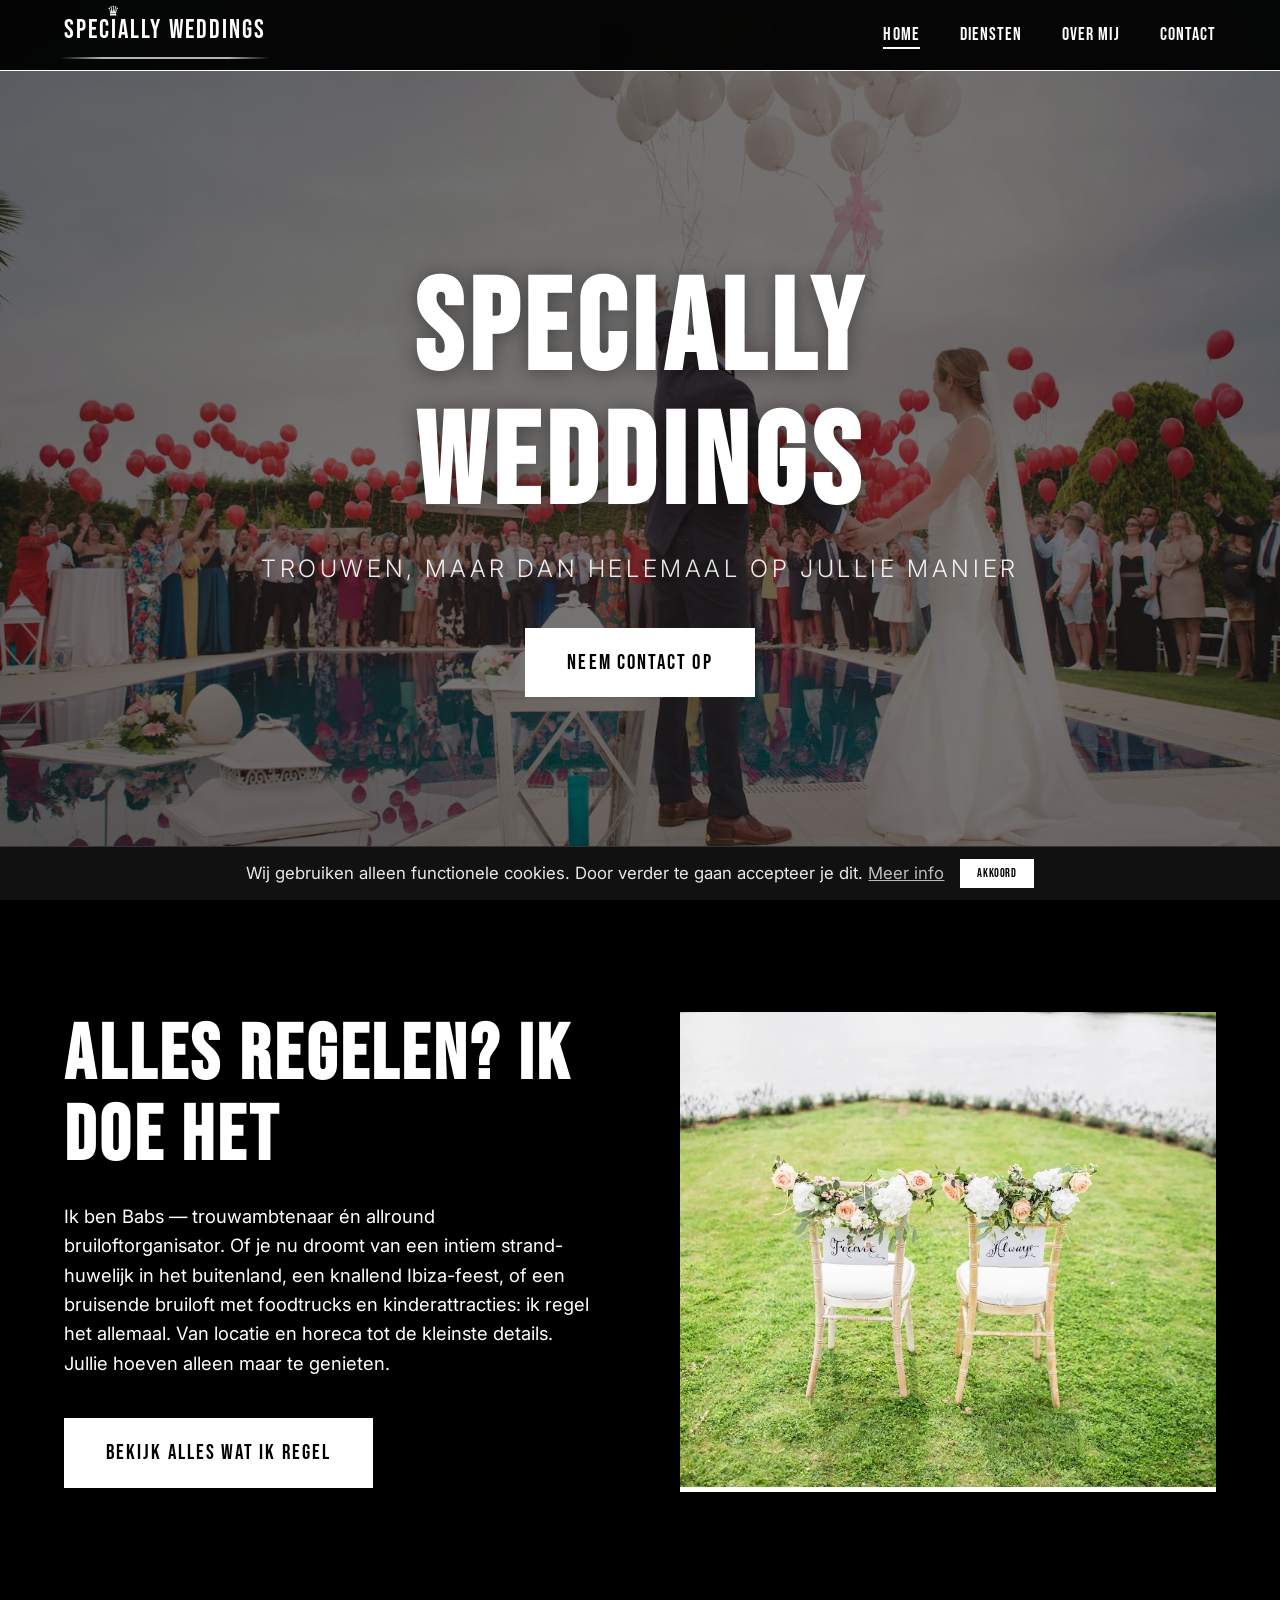
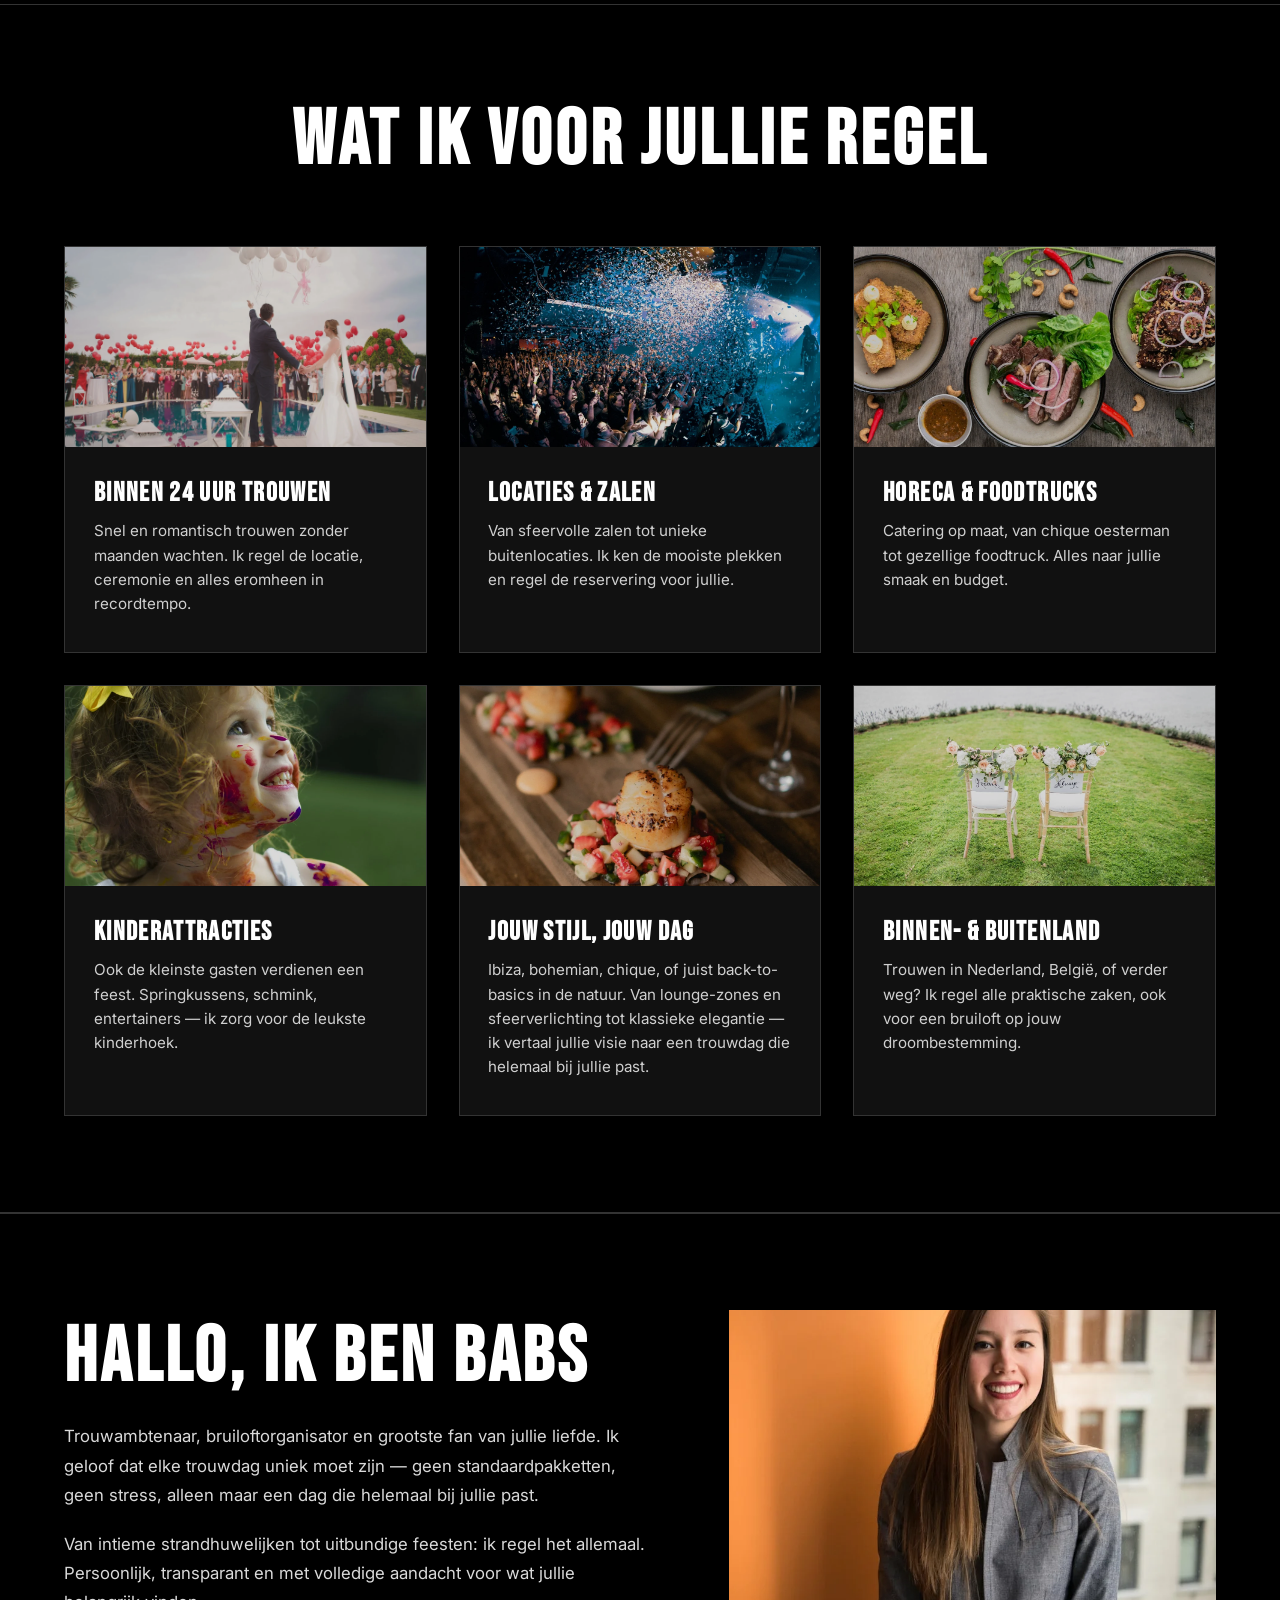
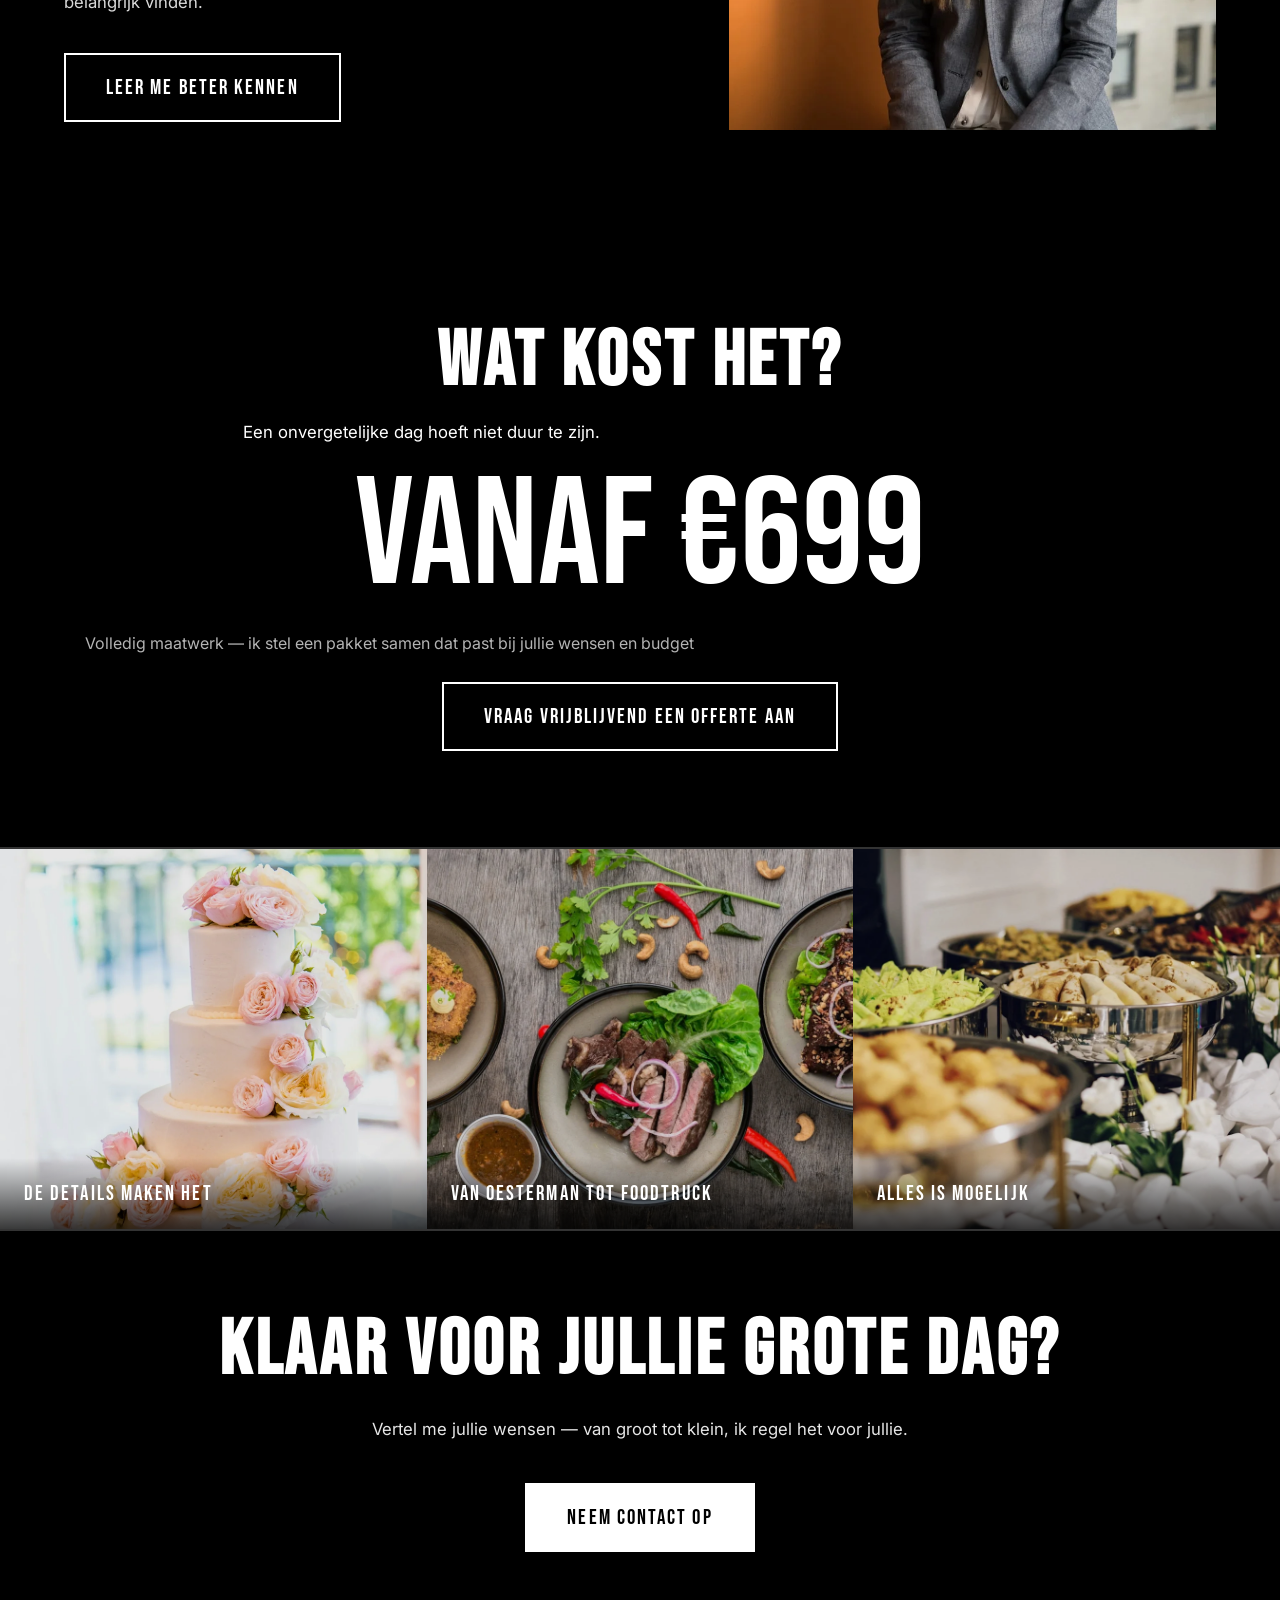
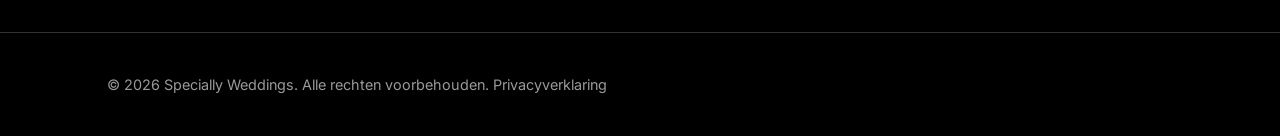
<file: index.html>
<!DOCTYPE html>
<html lang="nl">
<head>
  <meta charset="UTF-8">
  <meta name="viewport" content="width=device-width, initial-scale=1.0">
  <meta name="theme-color" content="#000000">
  <meta name="apple-mobile-web-app-capable" content="yes">
  <meta name="apple-mobile-web-app-status-bar-style" content="black-translucent">
  <link rel="manifest" href="site.webmanifest">

  <title>Specially Weddings | Trouwen, maar dan anders</title>
  <meta name="description" content="Specially Weddings regelt alles voor jullie bruiloft. Van intiem strandhuwelijk tot uitbundig feest — Babs maakt jullie droomdag werkelijkheid. Vrijblijvend gesprek, vanaf €699.">
  <link rel="canonical" href="https://speciallyweddings.nl/">
  <meta property="og:title" content="Specially Weddings | Trouwen, maar dan anders">
  <meta property="og:description" content="Specially Weddings regelt alles voor jullie bruiloft. Van intiem strandhuwelijk tot uitbundig feest — Babs maakt jullie droomdag werkelijkheid. Vrijblijvend gesprek, vanaf €699.">
  <meta property="og:image" content="https://speciallyweddings.nl/img/hero-beach-wedding.jpg">
  <meta property="og:url" content="https://speciallyweddings.nl/">
  <meta property="og:type" content="website">
  <meta name="twitter:card" content="summary_large_image">
  <meta name="twitter:title" content="Specially Weddings | Trouwen, maar dan anders">
  <meta name="twitter:description" content="Specially Weddings regelt alles voor jullie bruiloft. Van intiem strandhuwelijk tot uitbundig feest — Babs maakt jullie droomdag werkelijkheid.">
  <meta name="twitter:image" content="https://speciallyweddings.nl/img/hero-beach-wedding.jpg">
  <link rel="preload" href="css/style.css" as="style">
  <link rel="preconnect" href="https://fonts.googleapis.com">
  <link rel="preconnect" href="https://fonts.gstatic.com" crossorigin>
  <link rel="dns-prefetch" href="//fonts.gstatic.com">
  <link href="https://fonts.googleapis.com/css2?family=Bebas+Neue&family=Inter:wght@300;400;500;600&display=swap" rel="stylesheet">
  <link rel="stylesheet" href="css/style.css">
  <script type="application/ld+json">
  {
    "@context": "https://schema.org",
    "@type": "LocalBusiness",
    "name": "Specially Weddings",
    "description": "Trouwambtenaar en bruiloftorganisator in Nederland, België en daarbuiten. Van intiem strandhuwelijk tot uitbundig feest.",
    "url": "https://speciallyweddings.nl/",
    "telephone": "+31659122635",
    "email": "info@speciallyweddings.nl",
    "priceRange": "€€",
    "areaServed": ["Nederland", "België"],
    "serviceType": ["Trouwambtenaar", "Bruiloftorganisatie", "Ceremoniebegeleiding"],
    "address": {
      "@type": "PostalAddress",
      "addressCountry": "NL"
    }
  }
  </script>
</head>
<body>

  <header class="site-header">
    <div class="container">
      <a href="index.html" class="logo">SPEC<span class="i-crown">I</span>ALLY WEDDINGS</a>
      <nav>
        <button class="menu-toggle" aria-label="Menu openen">
          <span></span>
          <span></span>
          <span></span>
        </button>
        <ul class="nav-links">
          <li><a href="index.html" class="active">Home</a></li>
          <li><a href="diensten.html">Diensten</a></li>
          <li><a href="over-mij.html">Over mij</a></li>
          <li><a href="contact.html">Contact</a></li>
        </ul>
      </nav>
    </div>
  </header>

  <main>

    <!-- HERO -->
    <section class="hero">
      <div class="hero-content reveal">
        <h1>SPECIALLY WEDDINGS</h1>
        <p class="hero-subtitle">Trouwen, maar dan helemaal op jullie manier</p>
        <a href="contact.html" class="btn">Neem contact op</a>
      </div>
    </section>

    <!-- INTRO -->
    <section class="intro">
      <div class="container">
        <div class="intro-grid">
          <div class="intro-text reveal">
            <h2>Alles regelen? Ik doe het</h2>
            <p>
              Ik ben Babs — trouwambtenaar én allround bruiloftorganisator. Of je nu droomt van
              een intiem strand-huwelijk in het buitenland, een knallend Ibiza-feest, of een
              bruisende bruiloft met foodtrucks en kinderattracties: ik regel het allemaal.
              Van locatie en horeca tot de kleinste details. Jullie hoeven alleen maar te genieten.
            </p>
            <a href="diensten.html" class="btn">Bekijk alles wat ik regel</a>
          </div>
          <div class="intro-img reveal">
            <picture><source srcset="img/buitenland-trouwen.webp" type="image/webp"><img src="img/buitenland-trouwen.jpg" width="1200" height="800" alt="Bruidspaar op een mooie buitenlocatie" loading="lazy"></picture>
          </div>
        </div>
      </div>
    </section>

    <!-- DIENSTEN GRID -->
    <section class="diensten-section">
      <div class="container">
        <h2 class="reveal">Wat ik voor jullie regel</h2>
        <div class="diensten-grid">
          <article class="dienst-card reveal">
            <picture><source srcset="img/hero-beach-wedding.webp" type="image/webp"><img src="img/hero-beach-wedding.jpg" width="1600" height="1068" alt="Snel trouwen binnen 24 uur" class="dienst-card-img" loading="lazy"></picture>
            <div class="dienst-card-body">
              <h3>Binnen 24 uur trouwen</h3>
              <p>Snel en romantisch trouwen zonder maanden wachten. Ik regel de locatie, ceremonie en alles eromheen in recordtempo.</p>
            </div>
          </article>
          <article class="dienst-card reveal">
            <picture><source srcset="img/locatie-zaal.webp" type="image/webp"><img src="img/locatie-zaal.jpg" width="1200" height="724" alt="Prachtige trouwlocatie en zaal" class="dienst-card-img" loading="lazy"></picture>
            <div class="dienst-card-body">
              <h3>Locaties & Zalen</h3>
              <p>Van sfeervolle zalen tot unieke buitenlocaties. Ik ken de mooiste plekken en regel de reservering voor jullie.</p>
            </div>
          </article>
          <article class="dienst-card reveal">
            <picture><source srcset="img/oesterman.webp" type="image/webp"><img src="img/oesterman.jpg" width="1200" height="800" alt="Chique horeca en catering op de bruiloft" class="dienst-card-img" loading="lazy"></picture>
            <div class="dienst-card-body">
              <h3>Horeca & Foodtrucks</h3>
              <p>Catering op maat, van chique oesterman tot gezellige foodtruck. Alles naar jullie smaak en budget.</p>
            </div>
          </article>
          <article class="dienst-card reveal">
            <picture><source srcset="img/kinderattractie.webp" type="image/webp"><img src="img/kinderattractie.jpg" width="1200" height="1807" alt="Kinderattracties op de bruiloft" class="dienst-card-img" loading="lazy"></picture>
            <div class="dienst-card-body">
              <h3>Kinderattracties</h3>
              <p>Ook de kleinste gasten verdienen een feest. Springkussens, schmink, entertainers — ik zorg voor de leukste kinderhoek.</p>
            </div>
          </article>
          <article class="dienst-card reveal">
            <picture><source srcset="img/ibiza-lounge.webp" type="image/webp"><img src="img/ibiza-lounge.jpg" width="1200" height="1800" alt="Jouw unieke bruiloft stijl" class="dienst-card-img" loading="lazy"></picture>
            <div class="dienst-card-body">
              <h3>Jouw stijl, jouw dag</h3>
              <p>Ibiza, bohemian, chique, of juist back-to-basics in de natuur. Van lounge-zones en sfeerverlichting tot klassieke elegantie — ik vertaal jullie visie naar een trouwdag die helemaal bij jullie past.</p>
            </div>
          </article>
          <article class="dienst-card reveal">
            <picture><source srcset="img/buitenland-trouwen.webp" type="image/webp"><img src="img/buitenland-trouwen.jpg" width="1200" height="800" alt="Trouwen in het buitenland" class="dienst-card-img" loading="lazy"></picture>
            <div class="dienst-card-body">
              <h3>Binnen- & Buitenland</h3>
              <p>Trouwen in Nederland, België, of verder weg? Ik regel alle praktische zaken, ook voor een bruiloft op jouw droombestemming.</p>
            </div>
          </article>
        </div>
      </div>
    </section>

    <!-- OVER BABS -->
    <section class="over-babs-kort">
      <div class="container">
        <div class="over-babs-grid">
          <div class="over-babs-text reveal">
            <h2>Hallo, ik ben Babs</h2>
            <p>
              Trouwambtenaar, bruiloftorganisator en grootste fan van jullie liefde.
              Ik geloof dat elke trouwdag uniek moet zijn — geen standaardpakketten,
              geen stress, alleen maar een dag die helemaal bij jullie past.
            </p>
            <p>
              Van intieme strandhuwelijken tot uitbundige feesten: ik regel het allemaal.
              Persoonlijk, transparant en met volledige aandacht voor wat jullie belangrijk vinden.
            </p>
            <a href="over-mij.html" class="btn btn-outline">Leer me beter kennen</a>
          </div>
          <div class="over-babs-img reveal">
            <picture><source srcset="img/over-mij.webp" type="image/webp"><img src="img/over-mij.jpg" width="800" height="1198" alt="Babs van Specially Weddings" loading="lazy"></picture>
          </div>
        </div>
      </div>
    </section>

    <!-- PRIJS -->
    <section class="prijs-section">
      <div class="container reveal">
        <h2>Wat kost het?</h2>
        <p>Een onvergetelijke dag hoeft niet duur te zijn.</p>
        <div class="prijs-big">VANAF &euro;699</div>
        <p class="prijs-note">Volledig maatwerk — ik stel een pakket samen dat past bij jullie wensen en budget</p>
        <br>
        <a href="contact.html" class="btn btn-outline">Vraag vrijblijvend een offerte aan</a>
      </div>
    </section>

    <!-- INSPIRATIE STRIP -->
    <section class="inspiratie-strip">
      <div class="inspiratie-grid">
        <div class="inspiratie-item">
          <picture><source srcset="img/bruidstaart.webp" type="image/webp"><img src="img/bruidstaart.jpg" width="1200" height="1800" alt="Elegante bruidstaart" loading="lazy"></picture>
          <span class="inspiratie-caption">De details maken het</span>
        </div>
        <div class="inspiratie-item">
          <picture><source srcset="img/oesterman.webp" type="image/webp"><img src="img/oesterman.jpg" width="1200" height="800" alt="Chique oesterman op bruiloft" loading="lazy"></picture>
          <span class="inspiratie-caption">Van oesterman tot foodtruck</span>
        </div>
        <div class="inspiratie-item">
          <picture><source srcset="img/foodtruck.webp" type="image/webp"><img src="img/foodtruck.jpg" width="1200" height="800" alt="Foodtruck op bruiloft" loading="lazy"></picture>
          <span class="inspiratie-caption">Alles is mogelijk</span>
        </div>
      </div>
    </section>

    <!-- CTA -->
    <section class="cta-section">
      <div class="container reveal">
        <h2>Klaar voor jullie grote dag?</h2>
        <p>Vertel me jullie wensen — van groot tot klein, ik regel het voor jullie.</p>
        <a href="contact.html" class="btn">Neem contact op</a>
      </div>
    </section>

  </main>

  <footer class="site-footer">
    <div class="container">
      <p>&copy; 2026 Specially Weddings. Alle rechten voorbehouden. <a href="privacy.html">Privacyverklaring</a></p>
    </div>
  </footer>

  <script src="js/main.js"></script>

  <div class="cookie-consent" role="dialog" aria-label="Cookie melding">
    <p>Wij gebruiken alleen functionele cookies. Door verder te gaan accepteer je dit. <a href="privacy.html">Meer info</a></p>
    <button class="btn" type="button">Akkoord</button>
  </div>
</body>
</html>
</file>
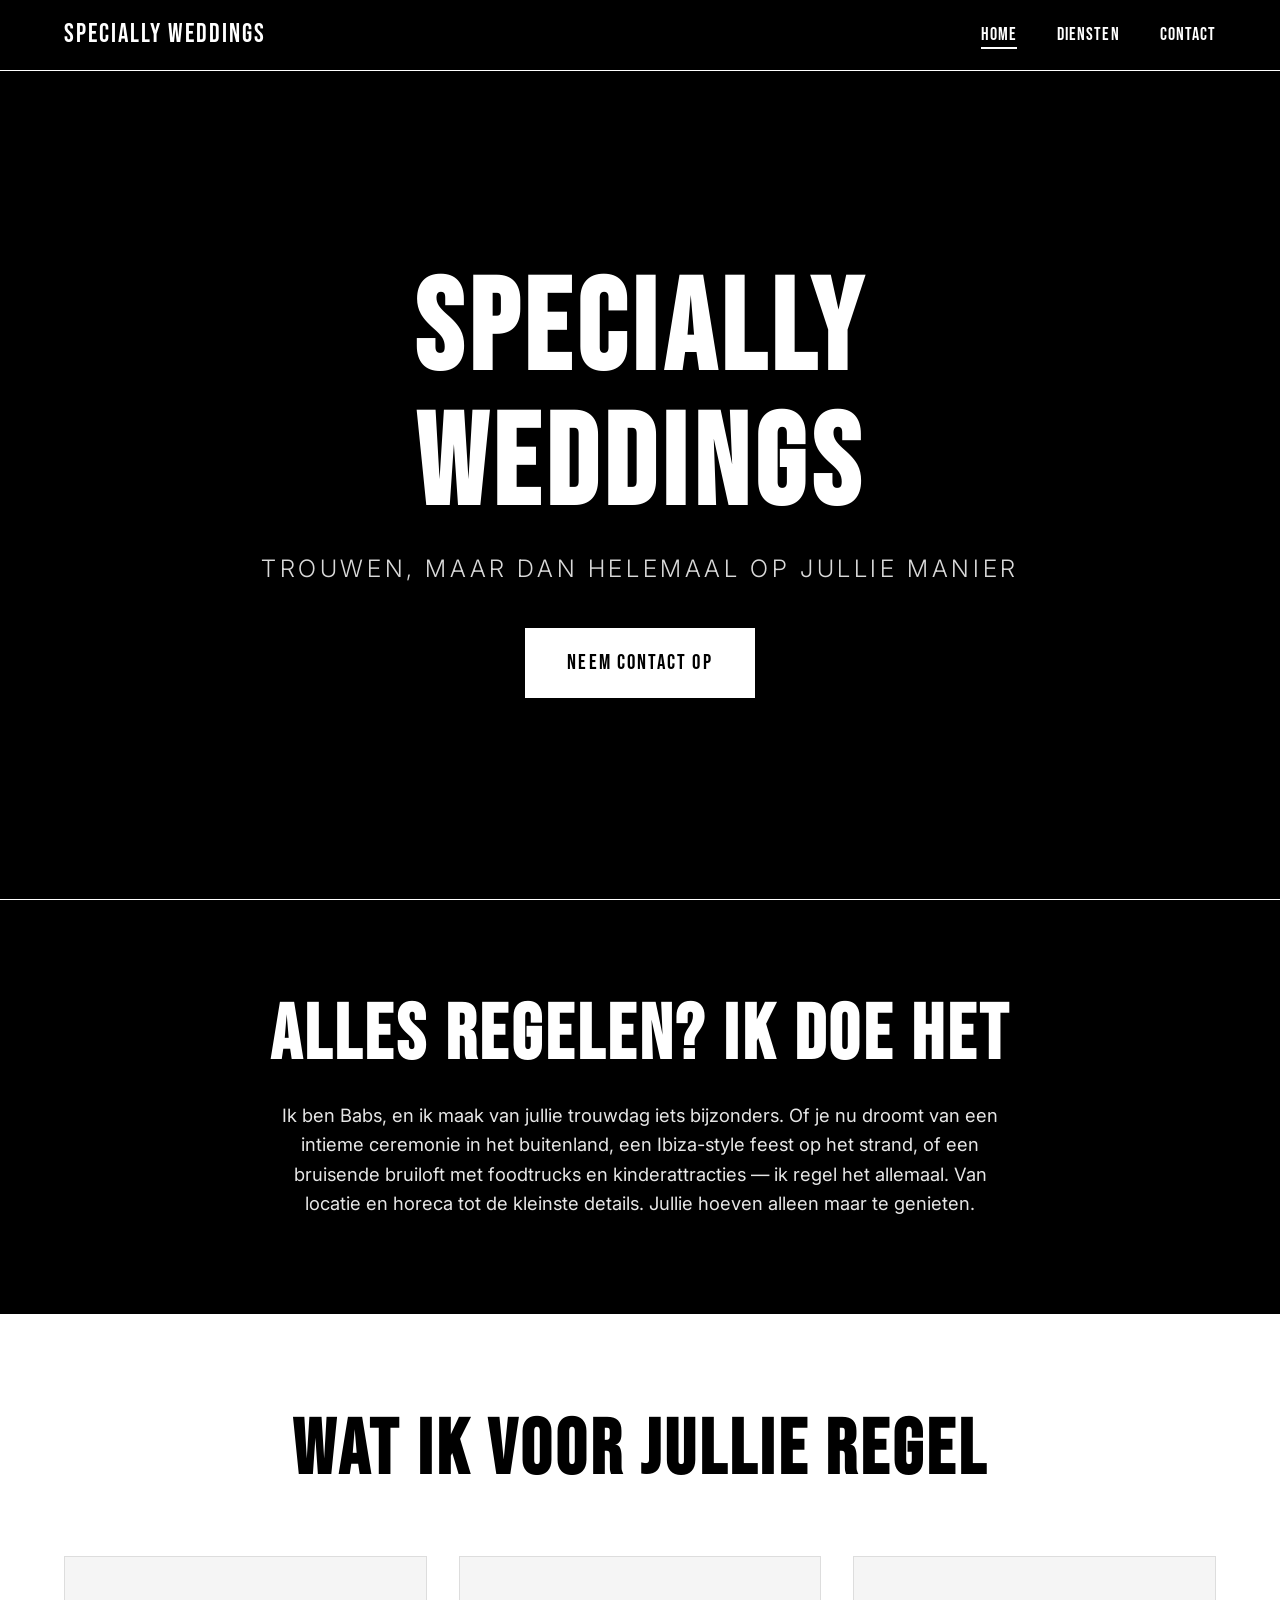
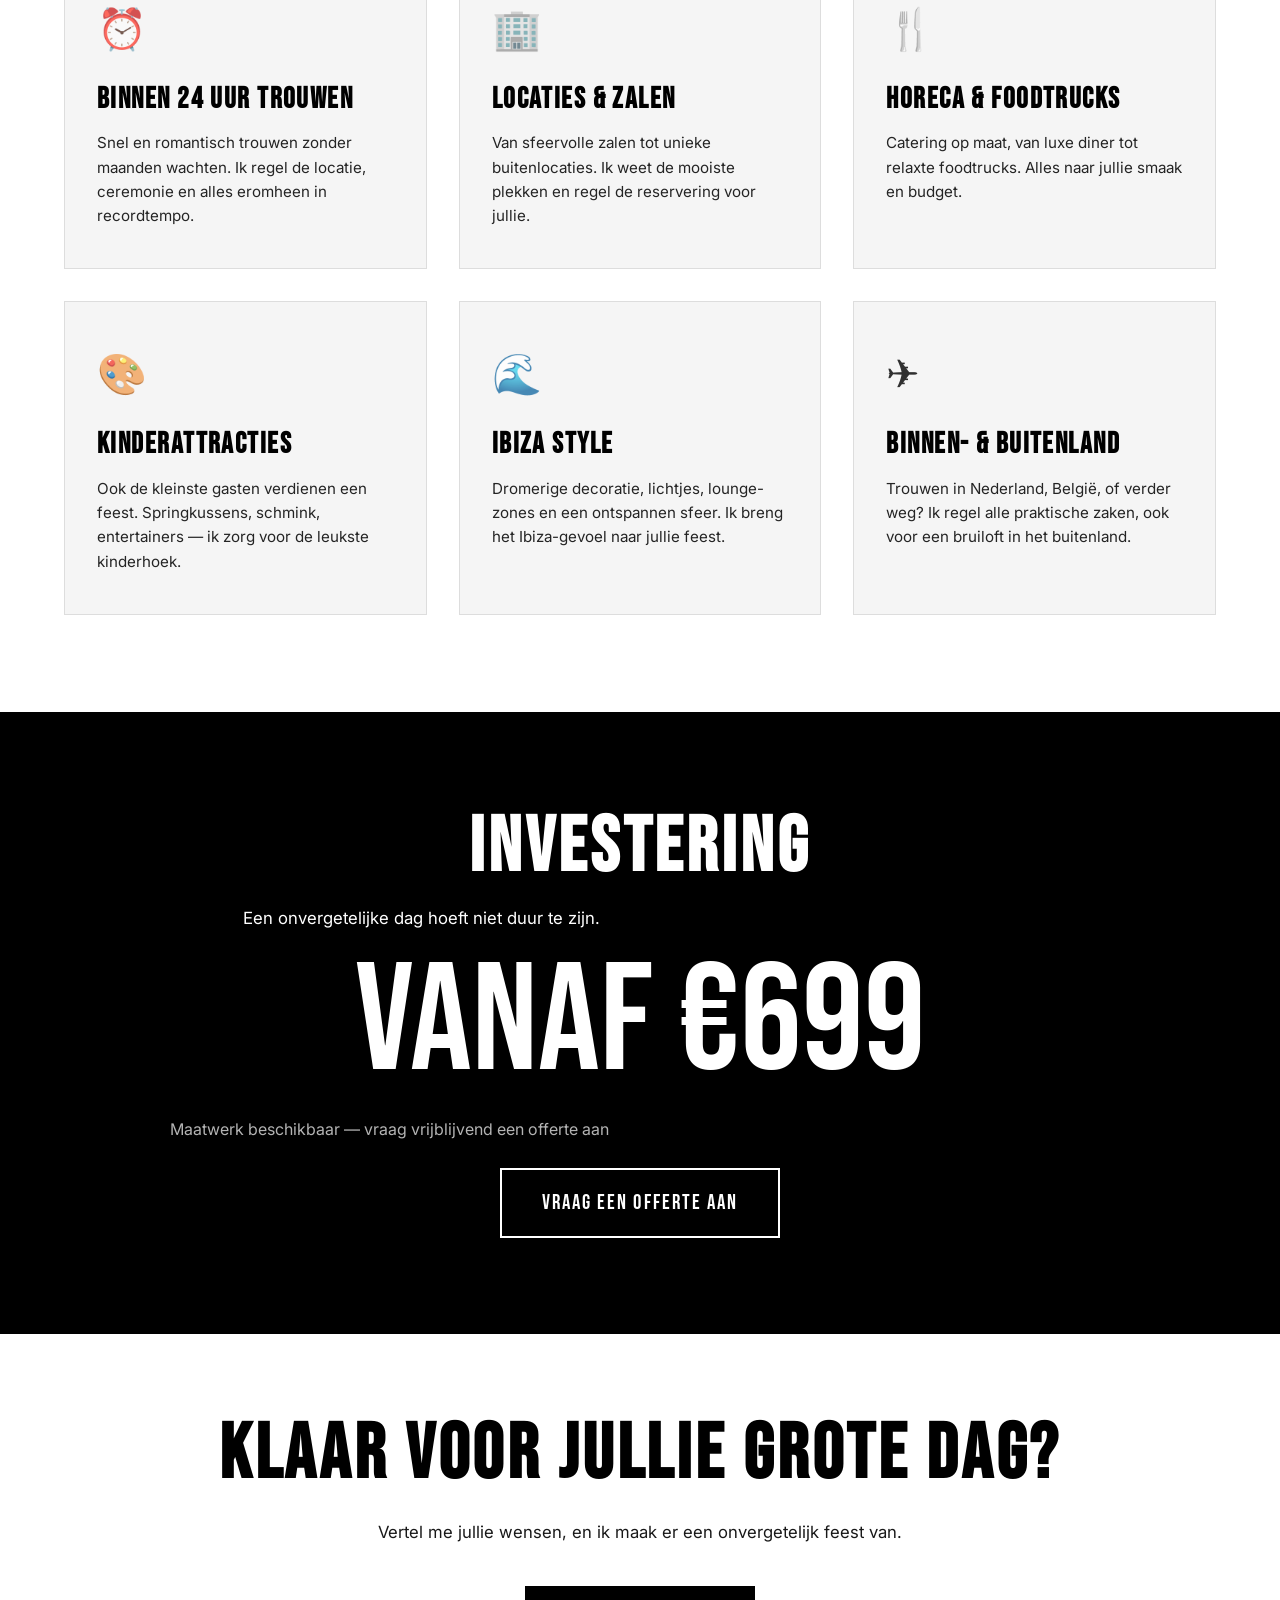
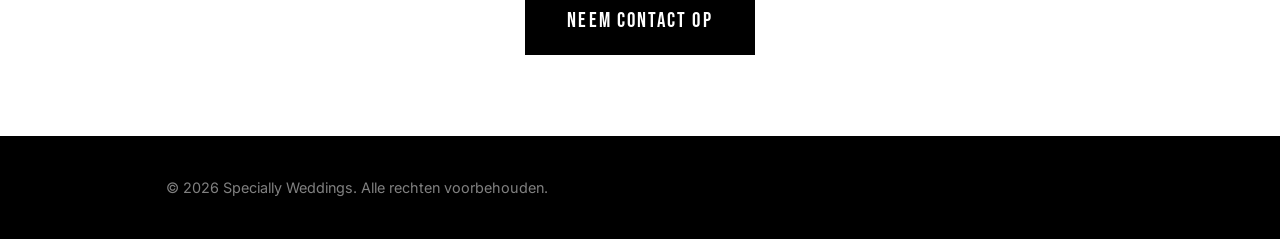
<file: variant-1-dark/index.html>
<!DOCTYPE html>
<html lang="nl">
<head>
  <meta charset="UTF-8">
  <meta name="viewport" content="width=device-width, initial-scale=1.0">
  <title>Specially Weddings | Trouwen, maar dan anders</title>
  <meta name="description" content="Specially Weddings regelt alles voor jullie bruiloft. Van Ibiza-style tot foodtrucks, binnen & buitenland. Vanaf €699.">
  <link rel="preconnect" href="https://fonts.googleapis.com">
  <link rel="preconnect" href="https://fonts.gstatic.com" crossorigin>
  <link href="https://fonts.googleapis.com/css2?family=Bebas+Neue&family=Inter:wght@300;400;500;600&display=swap" rel="stylesheet">
  <link rel="stylesheet" href="css/style.css">
</head>
<body>

  <header class="site-header">
    <div class="container">
      <a href="index.html" class="logo">SPECIALLY WEDDINGS</a>
      <nav>
        <button class="menu-toggle" aria-label="Menu openen">
          <span></span>
          <span></span>
          <span></span>
        </button>
        <ul class="nav-links">
          <li><a href="index.html" class="active">Home</a></li>
          <li><a href="diensten.html">Diensten</a></li>
          <li><a href="contact.html">Contact</a></li>
        </ul>
      </nav>
    </div>
  </header>

  <main>

    <!-- HERO -->
    <section class="hero">
      <div class="hero-content reveal">
        <h1>SPECIALLY WEDDINGS</h1>
        <p class="hero-subtitle">Trouwen, maar dan helemaal op jullie manier</p>
        <a href="contact.html" class="btn">Neem contact op</a>
      </div>
    </section>

    <!-- INTRO -->
    <section class="intro">
      <div class="container reveal">
        <h2>Alles regelen? Ik doe het</h2>
        <p>
          Ik ben Babs, en ik maak van jullie trouwdag iets bijzonders. Of je nu droomt van een
          intieme ceremonie in het buitenland, een Ibiza-style feest op het strand, of een
          bruisende bruiloft met foodtrucks en kinderattracties — ik regel het allemaal.
          Van locatie en horeca tot de kleinste details. Jullie hoeven alleen maar te genieten.
        </p>
      </div>
    </section>

    <!-- DIENSTEN GRID -->
    <section class="diensten-section">
      <div class="container">
        <h2 class="reveal">Wat ik voor jullie regel</h2>
        <div class="diensten-grid">
          <article class="dienst-card reveal">
            <div class="dienst-icon">&#9200;</div>
            <h3>Binnen 24 uur trouwen</h3>
            <p>Snel en romantisch trouwen zonder maanden wachten. Ik regel de locatie, ceremonie en alles eromheen in recordtempo.</p>
          </article>
          <article class="dienst-card reveal">
            <div class="dienst-icon">&#127970;</div>
            <h3>Locaties & Zalen</h3>
            <p>Van sfeervolle zalen tot unieke buitenlocaties. Ik weet de mooiste plekken en regel de reservering voor jullie.</p>
          </article>
          <article class="dienst-card reveal">
            <div class="dienst-icon">&#127860;</div>
            <h3>Horeca & Foodtrucks</h3>
            <p>Catering op maat, van luxe diner tot relaxte foodtrucks. Alles naar jullie smaak en budget.</p>
          </article>
          <article class="dienst-card reveal">
            <div class="dienst-icon">&#127912;</div>
            <h3>Kinderattracties</h3>
            <p>Ook de kleinste gasten verdienen een feest. Springkussens, schmink, entertainers — ik zorg voor de leukste kinderhoek.</p>
          </article>
          <article class="dienst-card reveal">
            <div class="dienst-icon">&#127754;</div>
            <h3>Ibiza Style</h3>
            <p>Dromerige decoratie, lichtjes, lounge-zones en een ontspannen sfeer. Ik breng het Ibiza-gevoel naar jullie feest.</p>
          </article>
          <article class="dienst-card reveal">
            <div class="dienst-icon">&#9992;</div>
            <h3>Binnen- & Buitenland</h3>
            <p>Trouwen in Nederland, België, of verder weg? Ik regel alle praktische zaken, ook voor een bruiloft in het buitenland.</p>
          </article>
        </div>
      </div>
    </section>

    <!-- PRIJS -->
    <section class="prijs-section">
      <div class="container reveal">
        <h2>Investering</h2>
        <p>Een onvergetelijke dag hoeft niet duur te zijn.</p>
        <div class="prijs-big">VANAF &euro;699</div>
        <p class="prijs-note">Maatwerk beschikbaar — vraag vrijblijvend een offerte aan</p>
        <br>
        <a href="contact.html" class="btn btn-outline">Vraag een offerte aan</a>
      </div>
    </section>

    <!-- CTA -->
    <section class="cta-section">
      <div class="container reveal">
        <h2>Klaar voor jullie grote dag?</h2>
        <p>Vertel me jullie wensen, en ik maak er een onvergetelijk feest van.</p>
        <a href="contact.html" class="btn">Neem contact op</a>
      </div>
    </section>

  </main>

  <footer class="site-footer">
    <div class="container">
      <p>&copy; 2026 Specially Weddings. Alle rechten voorbehouden.</p>
    </div>
  </footer>

  <script src="js/main.js"></script>
</body>
</html>
</file>
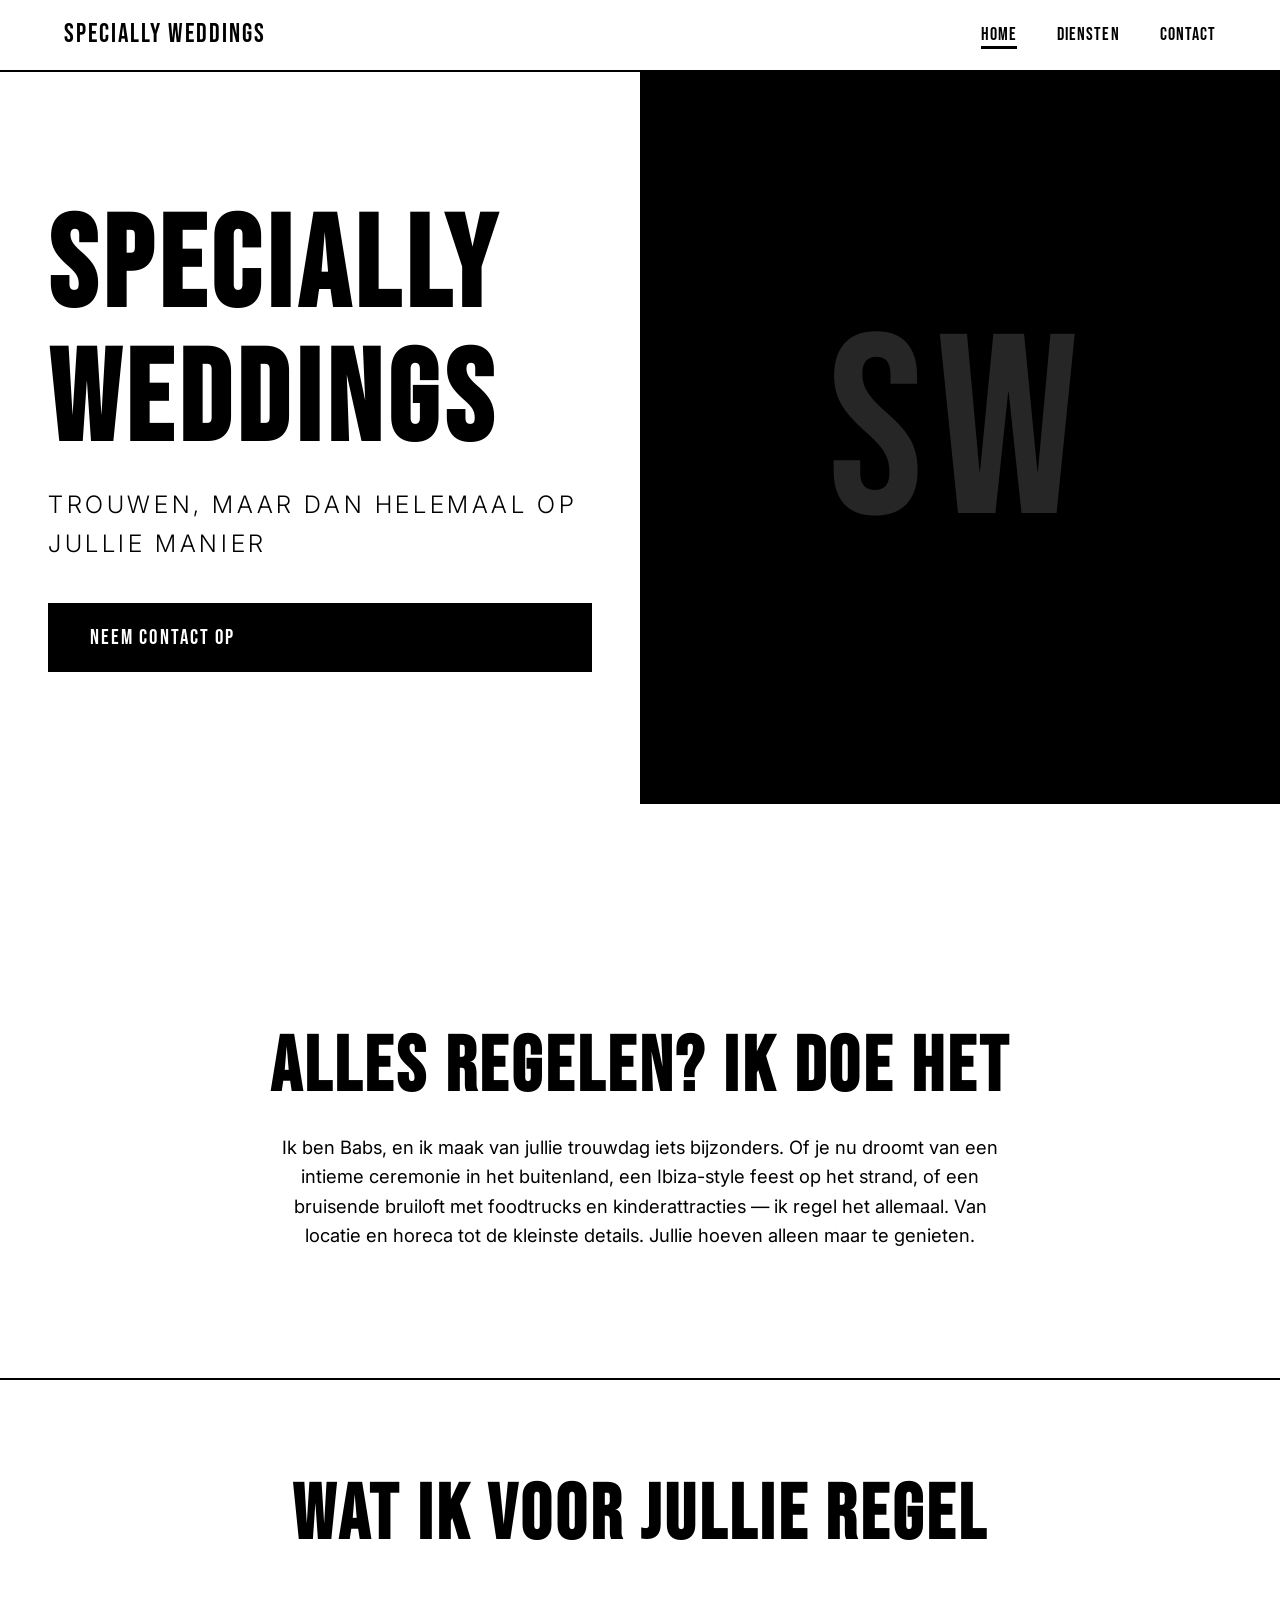
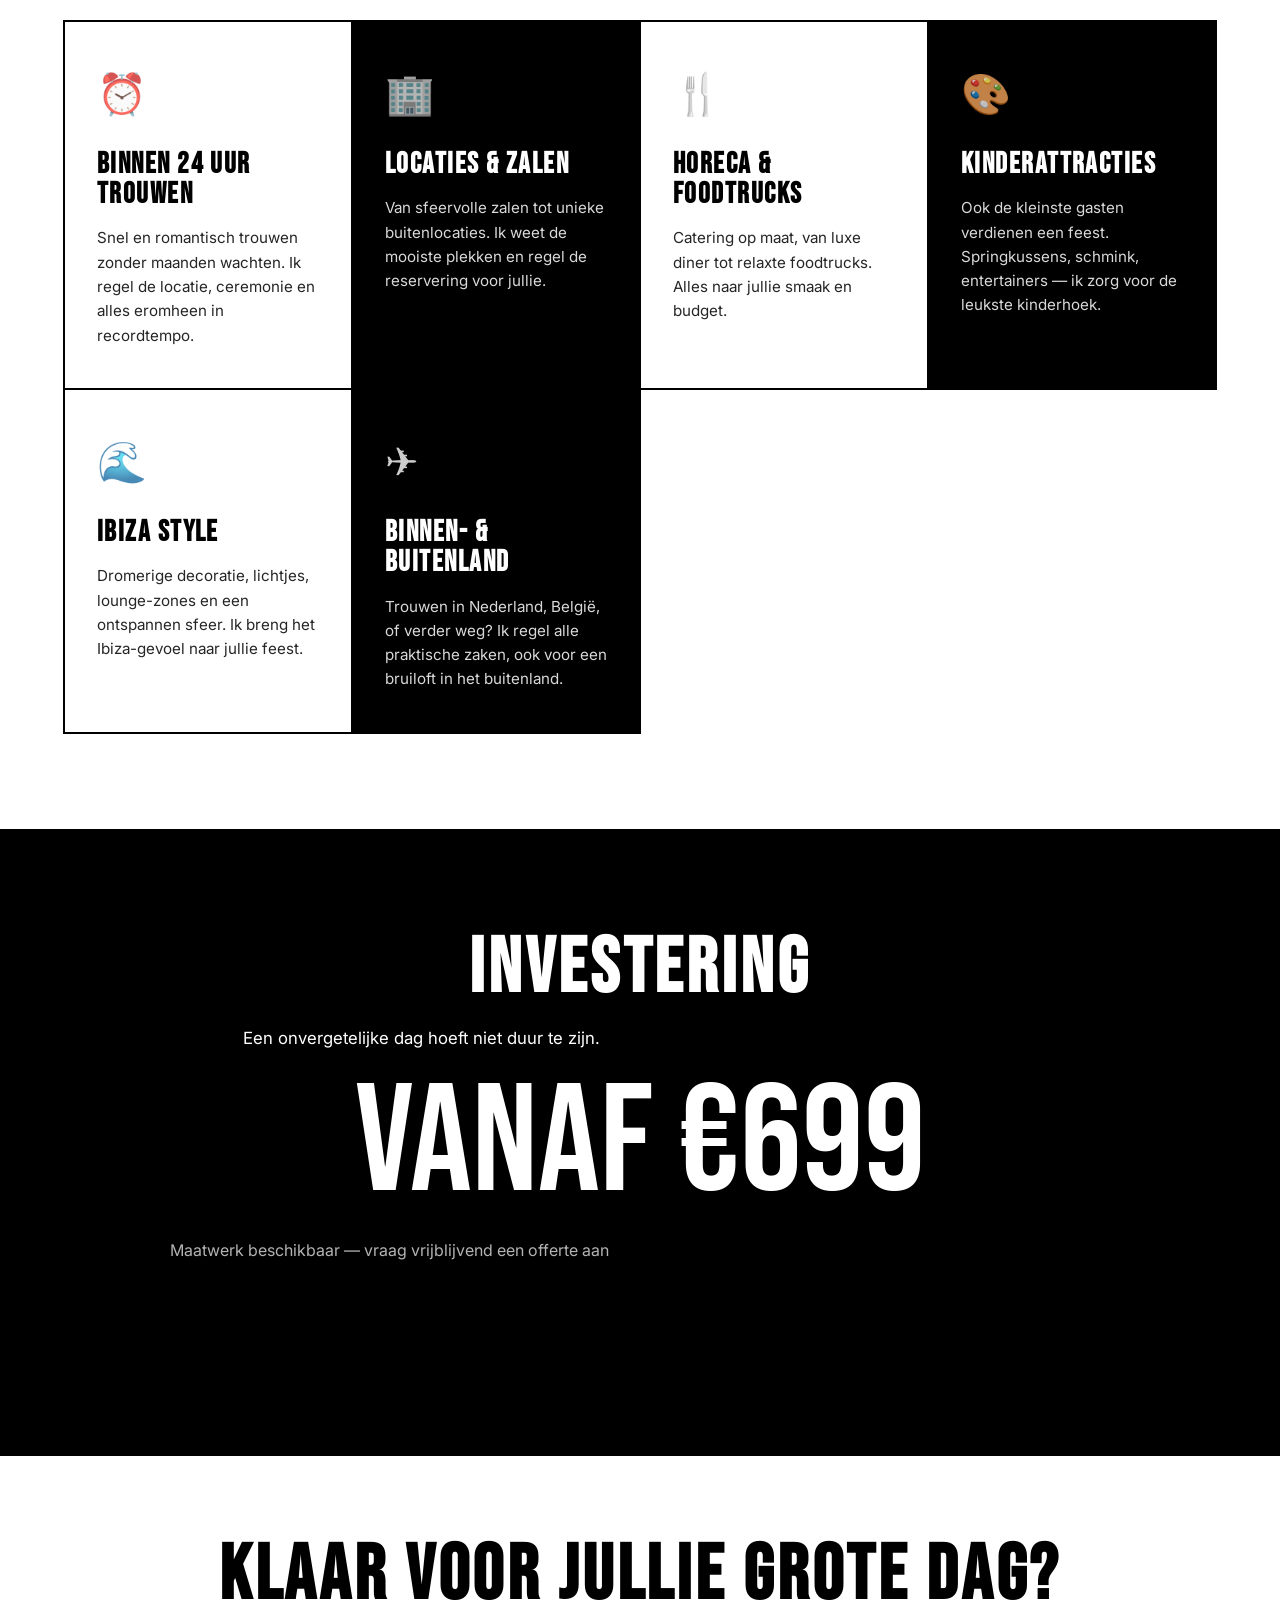
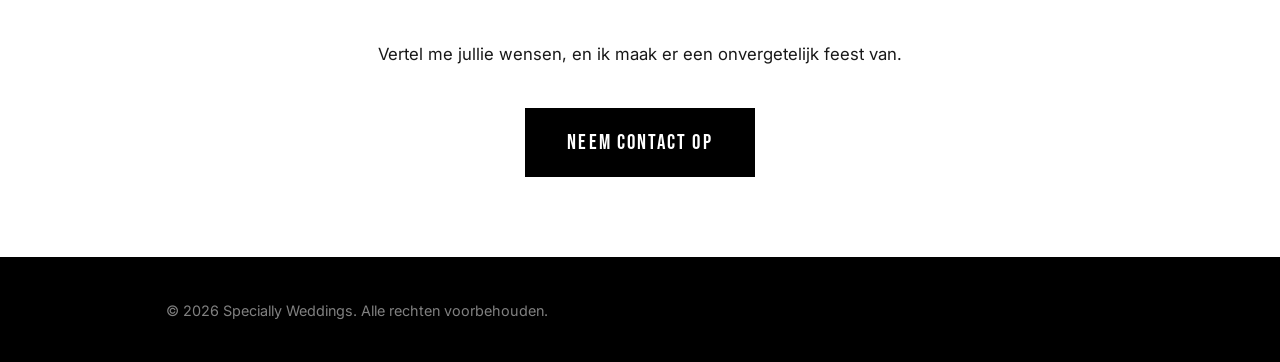
<file: variant-3-split/index.html>
<!DOCTYPE html>
<html lang="nl">
<head>
  <meta charset="UTF-8">
  <meta name="viewport" content="width=device-width, initial-scale=1.0">
  <title>Specially Weddings | Trouwen, maar dan anders</title>
  <meta name="description" content="Specially Weddings regelt alles voor jullie bruiloft. Van Ibiza-style tot foodtrucks, binnen & buitenland. Vanaf €699.">
  <link rel="preconnect" href="https://fonts.googleapis.com">
  <link rel="preconnect" href="https://fonts.gstatic.com" crossorigin>
  <link href="https://fonts.googleapis.com/css2?family=Bebas+Neue&family=Inter:wght@300;400;500;600&display=swap" rel="stylesheet">
  <link rel="stylesheet" href="css/style.css">
</head>
<body>

  <header class="site-header">
    <div class="container">
      <a href="index.html" class="logo">SPECIALLY WEDDINGS</a>
      <nav>
        <button class="menu-toggle" aria-label="Menu openen">
          <span></span>
          <span></span>
          <span></span>
        </button>
        <ul class="nav-links">
          <li><a href="index.html" class="active">Home</a></li>
          <li><a href="diensten.html">Diensten</a></li>
          <li><a href="contact.html">Contact</a></li>
        </ul>
      </nav>
    </div>
  </header>

  <main>

    <!-- HERO -->
    <section class="hero">
      <div class="hero-content reveal">
        <h1>SPECIALLY WEDDINGS</h1>
        <p class="hero-subtitle">Trouwen, maar dan helemaal op jullie manier</p>
        <a href="contact.html" class="btn">Neem contact op</a>
      </div>
      <div class="hero-visual"></div>
    </section>

    <!-- INTRO -->
    <section class="intro">
      <div class="container reveal">
        <h2>Alles regelen? Ik doe het</h2>
        <p>
          Ik ben Babs, en ik maak van jullie trouwdag iets bijzonders. Of je nu droomt van een
          intieme ceremonie in het buitenland, een Ibiza-style feest op het strand, of een
          bruisende bruiloft met foodtrucks en kinderattracties — ik regel het allemaal.
          Van locatie en horeca tot de kleinste details. Jullie hoeven alleen maar te genieten.
        </p>
      </div>
    </section>

    <!-- DIENSTEN GRID -->
    <section class="diensten-section">
      <div class="container">
        <h2 class="reveal">Wat ik voor jullie regel</h2>
        <div class="diensten-grid">
          <article class="dienst-card reveal">
            <div class="dienst-icon">&#9200;</div>
            <h3>Binnen 24 uur trouwen</h3>
            <p>Snel en romantisch trouwen zonder maanden wachten. Ik regel de locatie, ceremonie en alles eromheen in recordtempo.</p>
          </article>
          <article class="dienst-card reveal">
            <div class="dienst-icon">&#127970;</div>
            <h3>Locaties & Zalen</h3>
            <p>Van sfeervolle zalen tot unieke buitenlocaties. Ik weet de mooiste plekken en regel de reservering voor jullie.</p>
          </article>
          <article class="dienst-card reveal">
            <div class="dienst-icon">&#127860;</div>
            <h3>Horeca & Foodtrucks</h3>
            <p>Catering op maat, van luxe diner tot relaxte foodtrucks. Alles naar jullie smaak en budget.</p>
          </article>
          <article class="dienst-card reveal">
            <div class="dienst-icon">&#127912;</div>
            <h3>Kinderattracties</h3>
            <p>Ook de kleinste gasten verdienen een feest. Springkussens, schmink, entertainers — ik zorg voor de leukste kinderhoek.</p>
          </article>
          <article class="dienst-card reveal">
            <div class="dienst-icon">&#127754;</div>
            <h3>Ibiza Style</h3>
            <p>Dromerige decoratie, lichtjes, lounge-zones en een ontspannen sfeer. Ik breng het Ibiza-gevoel naar jullie feest.</p>
          </article>
          <article class="dienst-card reveal">
            <div class="dienst-icon">&#9992;</div>
            <h3>Binnen- & Buitenland</h3>
            <p>Trouwen in Nederland, België, of verder weg? Ik regel alle praktische zaken, ook voor een bruiloft in het buitenland.</p>
          </article>
        </div>
      </div>
    </section>

    <!-- PRIJS -->
    <section class="prijs-section">
      <div class="container reveal">
        <h2>Investering</h2>
        <p>Een onvergetelijke dag hoeft niet duur te zijn.</p>
        <div class="prijs-big">VANAF &euro;699</div>
        <p class="prijs-note">Maatwerk beschikbaar — vraag vrijblijvend een offerte aan</p>
        <br>
        <a href="contact.html" class="btn btn-outline">Vraag een offerte aan</a>
      </div>
    </section>

    <!-- CTA -->
    <section class="cta-section">
      <div class="container reveal">
        <h2>Klaar voor jullie grote dag?</h2>
        <p>Vertel me jullie wensen, en ik maak er een onvergetelijk feest van.</p>
        <a href="contact.html" class="btn">Neem contact op</a>
      </div>
    </section>

  </main>

  <footer class="site-footer">
    <div class="container">
      <p>&copy; 2026 Specially Weddings. Alle rechten voorbehouden.</p>
    </div>
  </footer>

  <script src="js/main.js"></script>
</body>
</html>
</file>
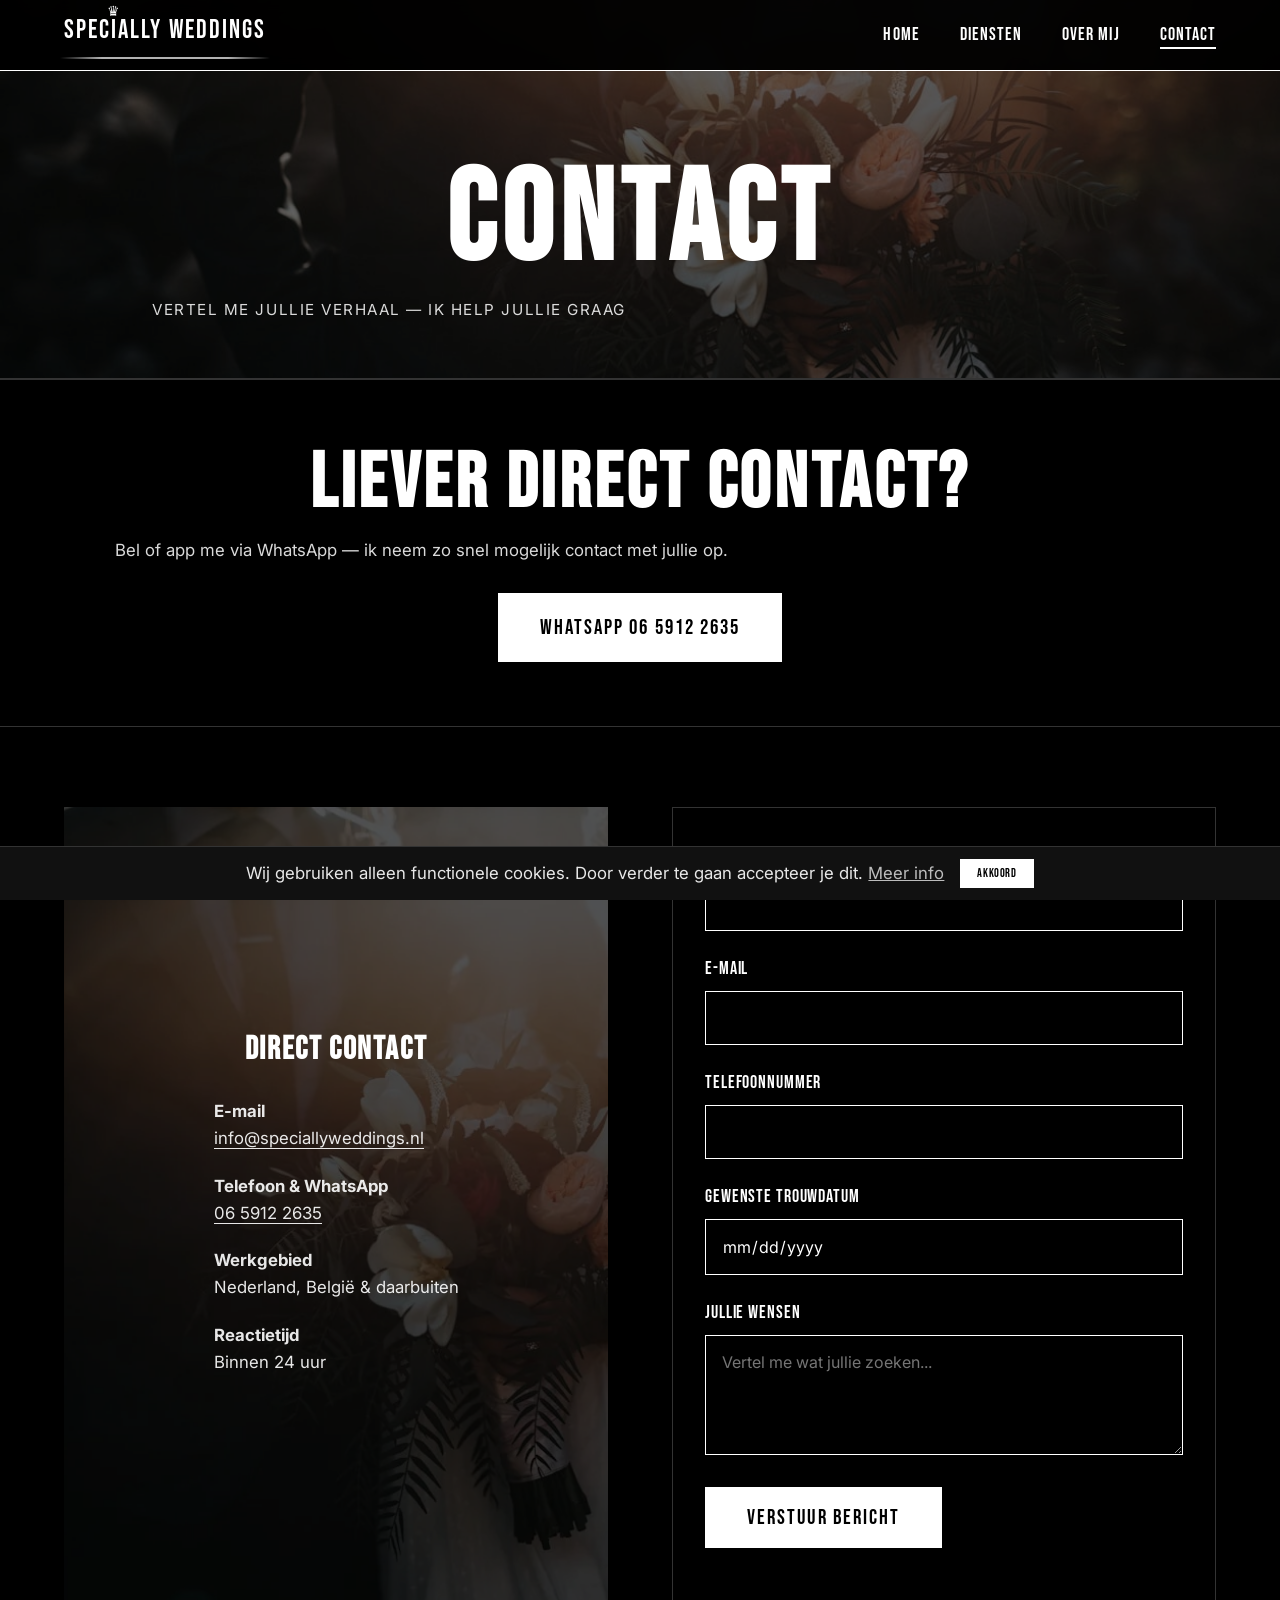
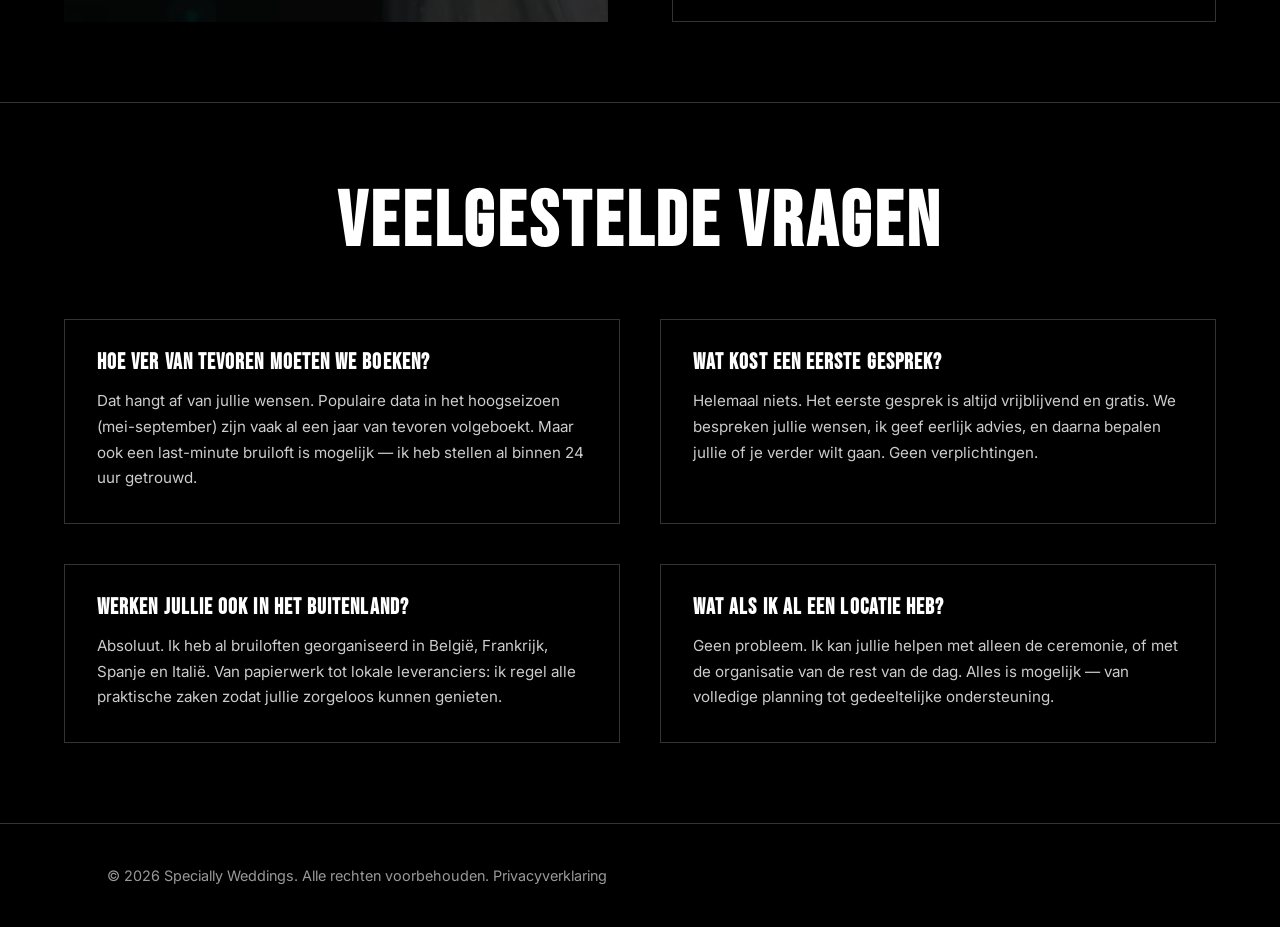
<file: contact.html>
<!DOCTYPE html>
<html lang="nl">
<head>
  <meta charset="UTF-8">
  <meta name="viewport" content="width=device-width, initial-scale=1.0">
  <meta name="theme-color" content="#000000">
  <meta name="apple-mobile-web-app-capable" content="yes">
  <meta name="apple-mobile-web-app-status-bar-style" content="black-translucent">
  <link rel="manifest" href="site.webmanifest">

  <title>Contact | Specially Weddings</title>
  <meta name="description" content="Neem contact op met Babs van Specially Weddings. Bel, app of mail voor een vrijblijvend gesprek over jullie bruiloft. Reactie binnen 24 uur.">
  <link rel="canonical" href="https://speciallyweddings.nl/contact.html">
  <meta property="og:title" content="Contact | Specially Weddings">
  <meta property="og:description" content="Neem contact op met Babs van Specially Weddings. Bel, app of mail voor een vrijblijvend gesprek over jullie bruiloft. Reactie binnen 24 uur.">
  <meta property="og:image" content="https://speciallyweddings.nl/img/contact-sfeer.jpg">
  <meta property="og:url" content="https://speciallyweddings.nl/contact.html">
  <meta property="og:type" content="website">
  <meta name="twitter:card" content="summary_large_image">
  <meta name="twitter:title" content="Contact | Specially Weddings">
  <meta name="twitter:description" content="Neem contact op met Babs van Specially Weddings. Bel, app of mail voor een vrijblijvend gesprek over jullie bruiloft.">
  <meta name="twitter:image" content="https://speciallyweddings.nl/img/contact-sfeer.jpg">
  <link rel="preload" href="css/style.css" as="style">
  <link rel="preconnect" href="https://fonts.googleapis.com">
  <link rel="preconnect" href="https://fonts.gstatic.com" crossorigin>
  <link rel="dns-prefetch" href="//fonts.gstatic.com">
  <link href="https://fonts.googleapis.com/css2?family=Bebas+Neue&family=Inter:wght@300;400;500;600&display=swap" rel="stylesheet">
  <link rel="stylesheet" href="css/style.css">
</head>
<body>

  <header class="site-header">
    <div class="container">
      <a href="index.html" class="logo">SPEC<span class="i-crown">I</span>ALLY WEDDINGS</a>
      <nav>
        <button class="menu-toggle" aria-label="Menu openen">
          <span></span>
          <span></span>
          <span></span>
        </button>
        <ul class="nav-links">
          <li><a href="index.html">Home</a></li>
          <li><a href="diensten.html">Diensten</a></li>
          <li><a href="over-mij.html">Over mij</a></li>
          <li><a href="contact.html" class="active">Contact</a></li>
        </ul>
      </nav>
    </div>
  </header>

  <main>

    <div class="page-header">
      <div class="page-header-bg" style="background-image: url('img/contact-sfeer.jpg');"></div>
      <div class="page-header-overlay"></div>
      <div class="container reveal">
        <h1>Contact</h1>
        <p>Vertel me jullie verhaal — ik help jullie graag</p>
      </div>
    </div>

    <!-- WHATSAPP BANNER -->
    <section class="whatsapp-banner">
      <div class="container reveal">
        <h2>Liever direct contact?</h2>
        <p>Bel of app me via WhatsApp — ik neem zo snel mogelijk contact met jullie op.</p>
        <a href="https://wa.me/31659122635" class="btn" target="_blank">WhatsApp 06 5912 2635</a>
      </div>
    </section>

    <!-- CONTACT GRID -->
    <section class="contact-section">
      <div class="container">
        <div class="contact-layout">

          <div class="contact-visual reveal">
            <picture><source srcset="img/contact-sfeer.webp" type="image/webp"><img src="img/contact-sfeer.jpg" width="1200" height="800" alt="Romantisch koppel bij zonsondergang" loading="lazy"></picture>
            <div class="contact-overlay">
              <div class="contact-details">
                <h3>Direct contact</h3>
                <p>
                  <strong>E-mail</strong><br>
                  <a href="mailto:info@speciallyweddings.nl">info@speciallyweddings.nl</a>
                </p>
                <p>
                  <strong>Telefoon &amp; WhatsApp</strong><br>
                  <a href="tel:0659122635">06 5912 2635</a>
                </p>
                <p>
                  <strong>Werkgebied</strong><br>
                  Nederland, België &amp; daarbuiten
                </p>
                <p>
                  <strong>Reactietijd</strong><br>
                  Binnen 24 uur
                </p>
              </div>
            </div>
          </div>

          <div class="contact-form-wrap reveal">
            <form class="contact-form" id="contactForm" action="mail.php" method="POST">
              <input type="hidden" name="csrf_token" id="csrf_token" value="">
              <!-- Honeypot -->
              <div style="display:none;" aria-hidden="true">
                <input type="text" name="website_url" tabindex="-1" autocomplete="off">
                <input type="text" name="bedrijfsnaam_extra" tabindex="-1" autocomplete="off">
              </div>
              <div class="form-group">
                <label for="naam">Naam</label>
                <input type="text" id="naam" name="naam" required>
              </div>
              <div class="form-group">
                <label for="email">E-mail</label>
                <input type="email" id="email" name="email" required>
              </div>
              <div class="form-group">
                <label for="telefoon">Telefoonnummer</label>
                <input type="tel" id="telefoon" name="telefoon">
              </div>
              <div class="form-group">
                <label for="datum">Gewenste trouwdatum</label>
                <input type="date" id="datum" name="datum">
              </div>
              <div class="form-group">
                <label for="bericht">Jullie wensen</label>
                <textarea id="bericht" name="bericht" placeholder="Vertel me wat jullie zoeken..." required></textarea>
              </div>
              <button type="submit" class="btn" id="submitBtn">Verstuur bericht</button>
              <p id="formFeedback" style="margin-top:1rem; opacity:0.9; min-height:1.5em;"></p>
            </form>
          </div>

        </div>
      </div>
    </section>

    <!-- FAQ -->
    <section class="faq-section">
      <div class="container">
        <h2 class="reveal">Veelgestelde vragen</h2>
        <div class="faq-grid">
          <article class="faq-item reveal">
            <h3>Hoe ver van tevoren moeten we boeken?</h3>
            <p>
              Dat hangt af van jullie wensen. Populaire data in het hoogseizoen (mei-september)
              zijn vaak al een jaar van tevoren volgeboekt. Maar ook een last-minute bruiloft
              is mogelijk — ik heb stellen al binnen 24 uur getrouwd.
            </p>
          </article>
          <article class="faq-item reveal">
            <h3>Wat kost een eerste gesprek?</h3>
            <p>
              Helemaal niets. Het eerste gesprek is altijd vrijblijvend en gratis.
              We bespreken jullie wensen, ik geef eerlijk advies, en daarna bepalen
              jullie of je verder wilt gaan. Geen verplichtingen.
            </p>
          </article>
          <article class="faq-item reveal">
            <h3>Werken jullie ook in het buitenland?</h3>
            <p>
              Absoluut. Ik heb al bruiloften georganiseerd in België, Frankrijk, Spanje
              en Italië. Van papierwerk tot lokale leveranciers: ik regel alle praktische
              zaken zodat jullie zorgeloos kunnen genieten.
            </p>
          </article>
          <article class="faq-item reveal">
            <h3>Wat als ik al een locatie heb?</h3>
            <p>
              Geen probleem. Ik kan jullie helpen met alleen de ceremonie, of met de
              organisatie van de rest van de dag. Alles is mogelijk — van volledige
              planning tot gedeeltelijke ondersteuning.
            </p>
          </article>
        </div>
      </div>
    </section>

  </main>

  <footer class="site-footer">
    <div class="container">
      <p>&copy; 2026 Specially Weddings. Alle rechten voorbehouden. <a href="privacy.html">Privacyverklaring</a></p>
    </div>
  </footer>

  <script src="js/main.js"></script>
  <script>
  (function() {
    // Haal CSRF token op bij pageload
    fetch('mail.php?csrf=1')
      .then(r => r.json())
      .then(data => {
        if (data.csrf) document.getElementById('csrf_token').value = data.csrf;
      })
      .catch(() => {});

    // AJAX formulier submit
    const form = document.getElementById('contactForm');
    const feedback = document.getElementById('formFeedback');
    const submitBtn = document.getElementById('submitBtn');
    if (!form) return;

    form.addEventListener('submit', function(e) {
      e.preventDefault();
      submitBtn.disabled = true;
      submitBtn.textContent = 'Bezig met versturen...';
      feedback.textContent = '';
      feedback.style.color = '';

      const formData = new FormData(form);
      fetch('mail.php', {
        method: 'POST',
        body: formData
      })
      .then(r => r.json())
      .then(data => {
        if (data.success) {
          feedback.textContent = data.message || 'Uw aanvraag is verzonden. We nemen zo snel mogelijk contact met u op!';
          feedback.style.color = '#4caf50';
          form.reset();
        } else {
          feedback.textContent = data.message || 'Er is iets misgegaan. Probeer het opnieuw.';
          feedback.style.color = '#f44336';
        }
      })
      .catch(() => {
        feedback.textContent = 'Er is een netwerkfout opgetreden. Probeer het later opnieuw.';
        feedback.style.color = '#f44336';
      })
      .finally(() => {
        submitBtn.disabled = false;
        submitBtn.textContent = 'Verstuur bericht';
      });
    });
  })();
  </script>

  <div class="cookie-consent" role="dialog" aria-label="Cookie melding">
    <p>Wij gebruiken alleen functionele cookies. Door verder te gaan accepteer je dit. <a href="privacy.html">Meer info</a></p>
    <button class="btn" type="button">Akkoord</button>
  </div>
</body>
</html>
</file>
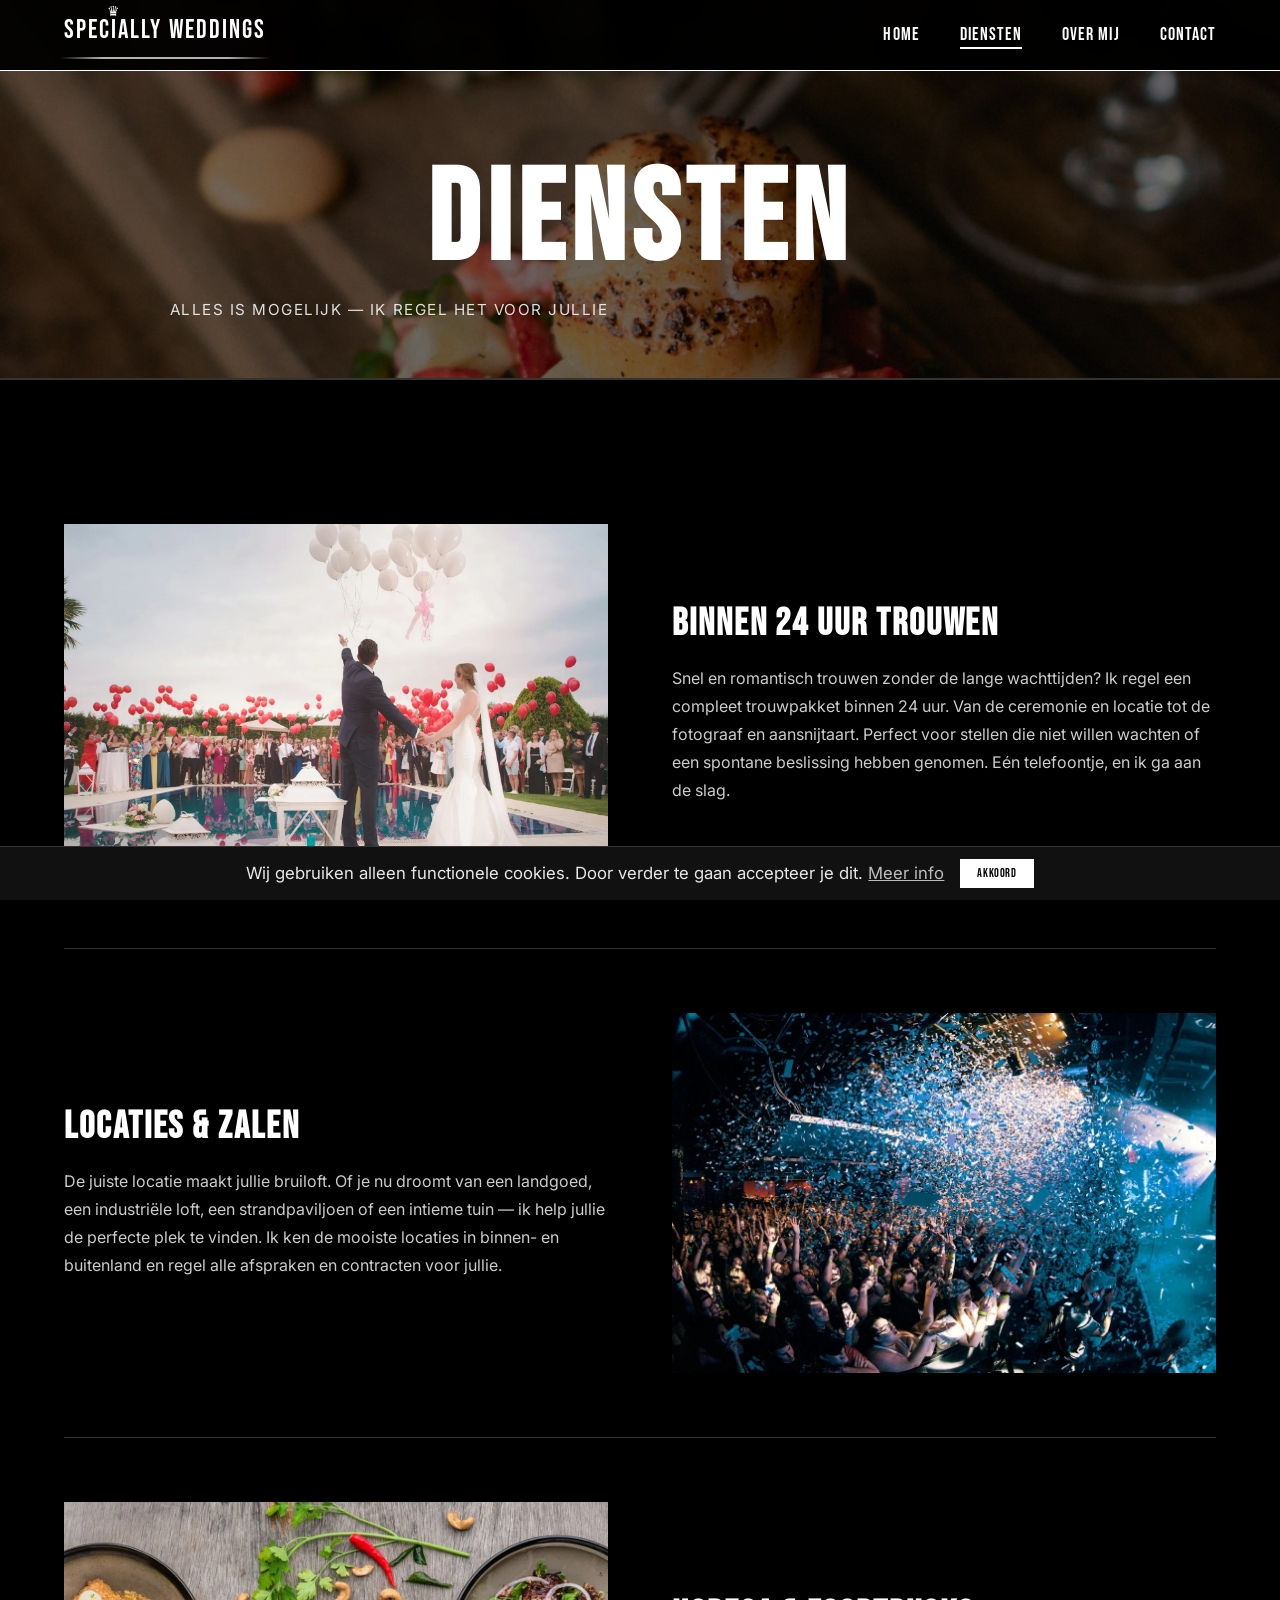
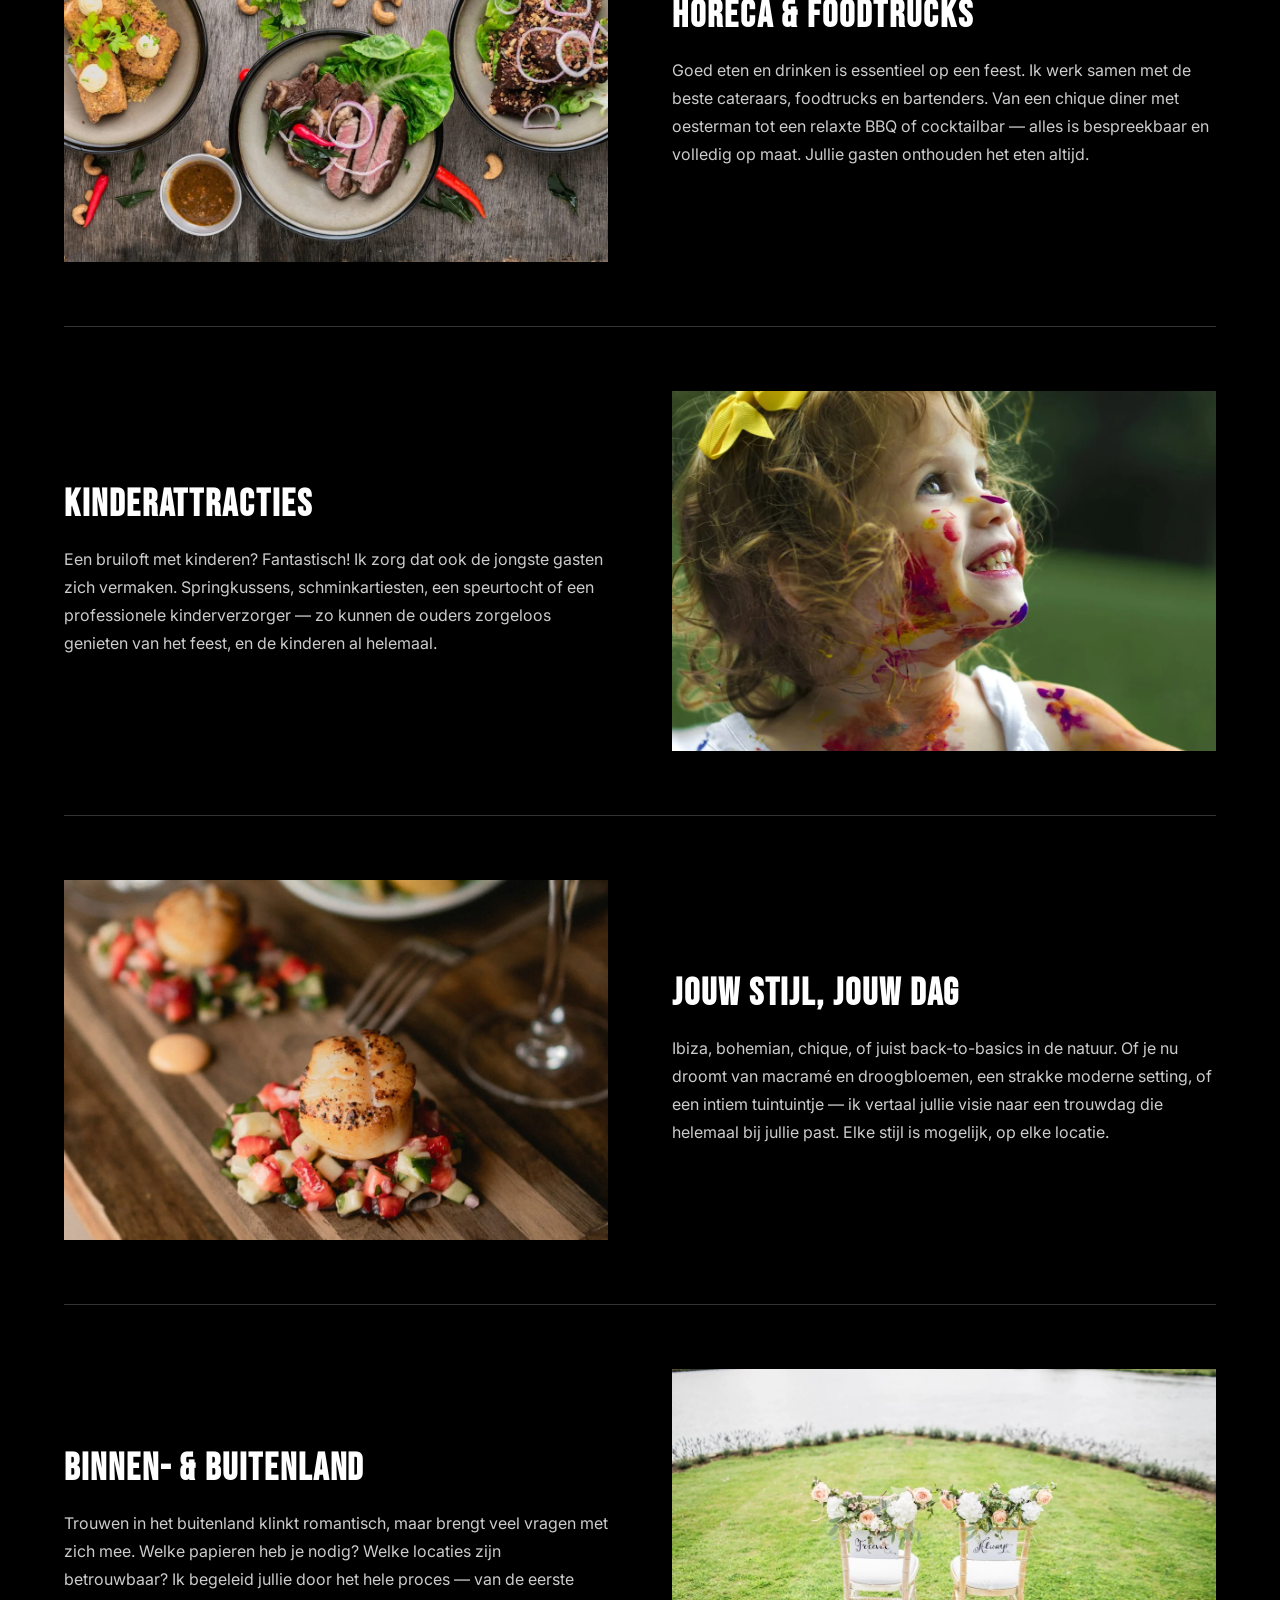
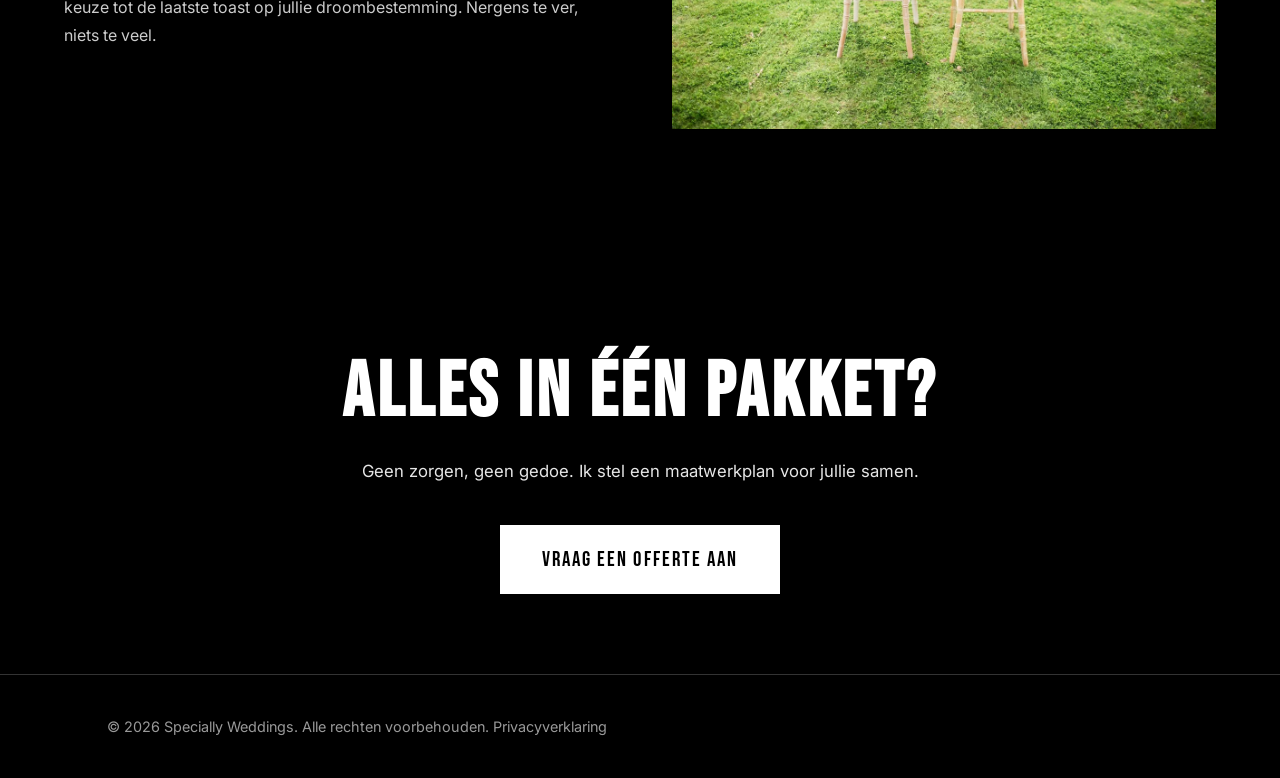
<file: diensten.html>
<!DOCTYPE html>
<html lang="nl">
<head>
  <meta charset="UTF-8">
  <meta name="viewport" content="width=device-width, initial-scale=1.0">
  <meta name="theme-color" content="#000000">
  <meta name="apple-mobile-web-app-capable" content="yes">
  <meta name="apple-mobile-web-app-status-bar-style" content="black-translucent">
  <link rel="manifest" href="site.webmanifest">

  <title>Diensten | Specially Weddings</title>
  <meta name="description" content="Ontdek alle diensten van Specially Weddings. Trouwambtenaar, bruiloftorganisator, locaties, horeca, kinderattracties en meer. Vraag vrijblijvend een offerte aan.">
  <link rel="canonical" href="https://speciallyweddings.nl/diensten.html">
  <meta property="og:title" content="Diensten | Specially Weddings">
  <meta property="og:description" content="Ontdek alle diensten van Specially Weddings. Trouwambtenaar, bruiloftorganisator, locaties, horeca, kinderattracties en meer.">
  <meta property="og:image" content="https://speciallyweddings.nl/img/hero-beach-wedding.jpg">
  <meta property="og:url" content="https://speciallyweddings.nl/diensten.html">
  <meta property="og:type" content="website">
  <meta name="twitter:card" content="summary_large_image">
  <meta name="twitter:title" content="Diensten | Specially Weddings">
  <meta name="twitter:description" content="Ontdek alle diensten van Specially Weddings. Trouwambtenaar, bruiloftorganisator, locaties, horeca, kinderattracties en meer.">
  <meta name="twitter:image" content="https://speciallyweddings.nl/img/hero-beach-wedding.jpg">
  <link rel="preload" href="css/style.css" as="style">
  <link rel="preconnect" href="https://fonts.googleapis.com">
  <link rel="preconnect" href="https://fonts.gstatic.com" crossorigin>
  <link rel="dns-prefetch" href="//fonts.gstatic.com">
  <link href="https://fonts.googleapis.com/css2?family=Bebas+Neue&family=Inter:wght@300;400;500;600&display=swap" rel="stylesheet">
  <link rel="stylesheet" href="css/style.css">
</head>
<body>

  <header class="site-header">
    <div class="container">
      <a href="index.html" class="logo">SPEC<span class="i-crown">I</span>ALLY WEDDINGS</a>
      <nav>
        <button class="menu-toggle" aria-label="Menu openen">
          <span></span>
          <span></span>
          <span></span>
        </button>
        <ul class="nav-links">
          <li><a href="index.html">Home</a></li>
          <li><a href="diensten.html" class="active">Diensten</a></li>
          <li><a href="over-mij.html">Over mij</a></li>
          <li><a href="contact.html">Contact</a></li>
        </ul>
      </nav>
    </div>
  </header>

  <main>

    <div class="page-header">
      <div class="page-header-bg" style="background-image: url('img/ibiza-lounge.jpg');"></div>
      <div class="page-header-overlay"></div>
      <div class="container reveal">
        <h1>Diensten</h1>
        <p>Alles is mogelijk — ik regel het voor jullie</p>
      </div>
    </div>

    <section class="diensten-list">
      <div class="container">

        <article class="dienst-detail reveal">
          <div class="dienst-detail-img">
            <picture><source srcset="img/hero-beach-wedding.webp" type="image/webp"><img src="img/hero-beach-wedding.jpg" width="1600" height="1068" alt="Binnen 24 uur trouwen op het strand" loading="lazy"></picture>
          </div>
          <div class="dienst-detail-text">
            <h3>Binnen 24 uur trouwen</h3>
            <p>
              Snel en romantisch trouwen zonder de lange wachttijden? Ik regel een compleet
              trouwpakket binnen 24 uur. Van de ceremonie en locatie tot de fotograaf en
              aansnijtaart. Perfect voor stellen die niet willen wachten of een spontane
              beslissing hebben genomen. Eén telefoontje, en ik ga aan de slag.
            </p>
          </div>
        </article>

        <article class="dienst-detail reverse reveal">
          <div class="dienst-detail-img">
            <picture><source srcset="img/locatie-zaal.webp" type="image/webp"><img src="img/locatie-zaal.jpg" width="1200" height="724" alt="Sfeervolle trouwlocatie en zaal" loading="lazy"></picture>
          </div>
          <div class="dienst-detail-text">
            <h3>Locaties & Zalen</h3>
            <p>
              De juiste locatie maakt jullie bruiloft. Of je nu droomt van een landgoed, een
              industriële loft, een strandpaviljoen of een intieme tuin — ik help jullie de
              perfecte plek te vinden. Ik ken de mooiste locaties in binnen- en buitenland
              en regel alle afspraken en contracten voor jullie.
            </p>
          </div>
        </article>

        <article class="dienst-detail reveal">
          <div class="dienst-detail-img">
            <picture><source srcset="img/oesterman.webp" type="image/webp"><img src="img/oesterman.jpg" width="1200" height="800" alt="Chique catering en oesterman op bruiloft" loading="lazy"></picture>
          </div>
          <div class="dienst-detail-text">
            <h3>Horeca & Foodtrucks</h3>
            <p>
              Goed eten en drinken is essentieel op een feest. Ik werk samen met de beste
              cateraars, foodtrucks en bartenders. Van een chique diner met oesterman tot een
              relaxte BBQ of cocktailbar — alles is bespreekbaar en volledig op maat.
              Jullie gasten onthouden het eten altijd.
            </p>
          </div>
        </article>

        <article class="dienst-detail reverse reveal">
          <div class="dienst-detail-img">
            <picture><source srcset="img/kinderattractie.webp" type="image/webp"><img src="img/kinderattractie.jpg" width="1200" height="1807" alt="Kinderattracties en entertainment op bruiloft" loading="lazy"></picture>
          </div>
          <div class="dienst-detail-text">
            <h3>Kinderattracties</h3>
            <p>
              Een bruiloft met kinderen? Fantastisch! Ik zorg dat ook de jongste gasten
              zich vermaken. Springkussens, schminkartiesten, een speurtocht of een
              professionele kinderverzorger — zo kunnen de ouders zorgeloos genieten
              van het feest, en de kinderen al helemaal.
            </p>
          </div>
        </article>

        <article class="dienst-detail reveal">
          <div class="dienst-detail-img">
            <picture><source srcset="img/ibiza-lounge.webp" type="image/webp"><img src="img/ibiza-lounge.jpg" width="1200" height="1800" alt="Jouw unieke bruiloft stijl" loading="lazy"></picture>
          </div>
          <div class="dienst-detail-text">
            <h3>Jouw stijl, jouw dag</h3>
            <p>
              Ibiza, bohemian, chique, of juist back-to-basics in de natuur. Of je nu
              droomt van macramé en droogbloemen, een strakke moderne setting, of een
              intiem tuintuintje — ik vertaal jullie visie naar een trouwdag die helemaal
              bij jullie past. Elke stijl is mogelijk, op elke locatie.
            </p>
          </div>
        </article>

        <article class="dienst-detail reverse reveal">
          <div class="dienst-detail-img">
            <picture><source srcset="img/buitenland-trouwen.webp" type="image/webp"><img src="img/buitenland-trouwen.jpg" width="1200" height="800" alt="Trouwen in het buitenland" loading="lazy"></picture>
          </div>
          <div class="dienst-detail-text">
            <h3>Binnen- & Buitenland</h3>
            <p>
              Trouwen in het buitenland klinkt romantisch, maar brengt veel vragen met zich mee.
              Welke papieren heb je nodig? Welke locaties zijn betrouwbaar? Ik begeleid jullie
              door het hele proces — van de eerste keuze tot de laatste toast op jullie
              droombestemming. Nergens te ver, niets te veel.
            </p>
          </div>
        </article>

      </div>
    </section>

    <section class="cta-section">
      <div class="container reveal">
        <h2>Alles in één pakket?</h2>
        <p>Geen zorgen, geen gedoe. Ik stel een maatwerkplan voor jullie samen.</p>
        <a href="contact.html" class="btn">Vraag een offerte aan</a>
      </div>
    </section>

  </main>

  <footer class="site-footer">
    <div class="container">
      <p>&copy; 2026 Specially Weddings. Alle rechten voorbehouden. <a href="privacy.html">Privacyverklaring</a></p>
    </div>
  </footer>

  <script src="js/main.js"></script>

  <div class="cookie-consent" role="dialog" aria-label="Cookie melding">
    <p>Wij gebruiken alleen functionele cookies. Door verder te gaan accepteer je dit. <a href="privacy.html">Meer info</a></p>
    <button class="btn" type="button">Akkoord</button>
  </div>
</body>
</html>
</file>
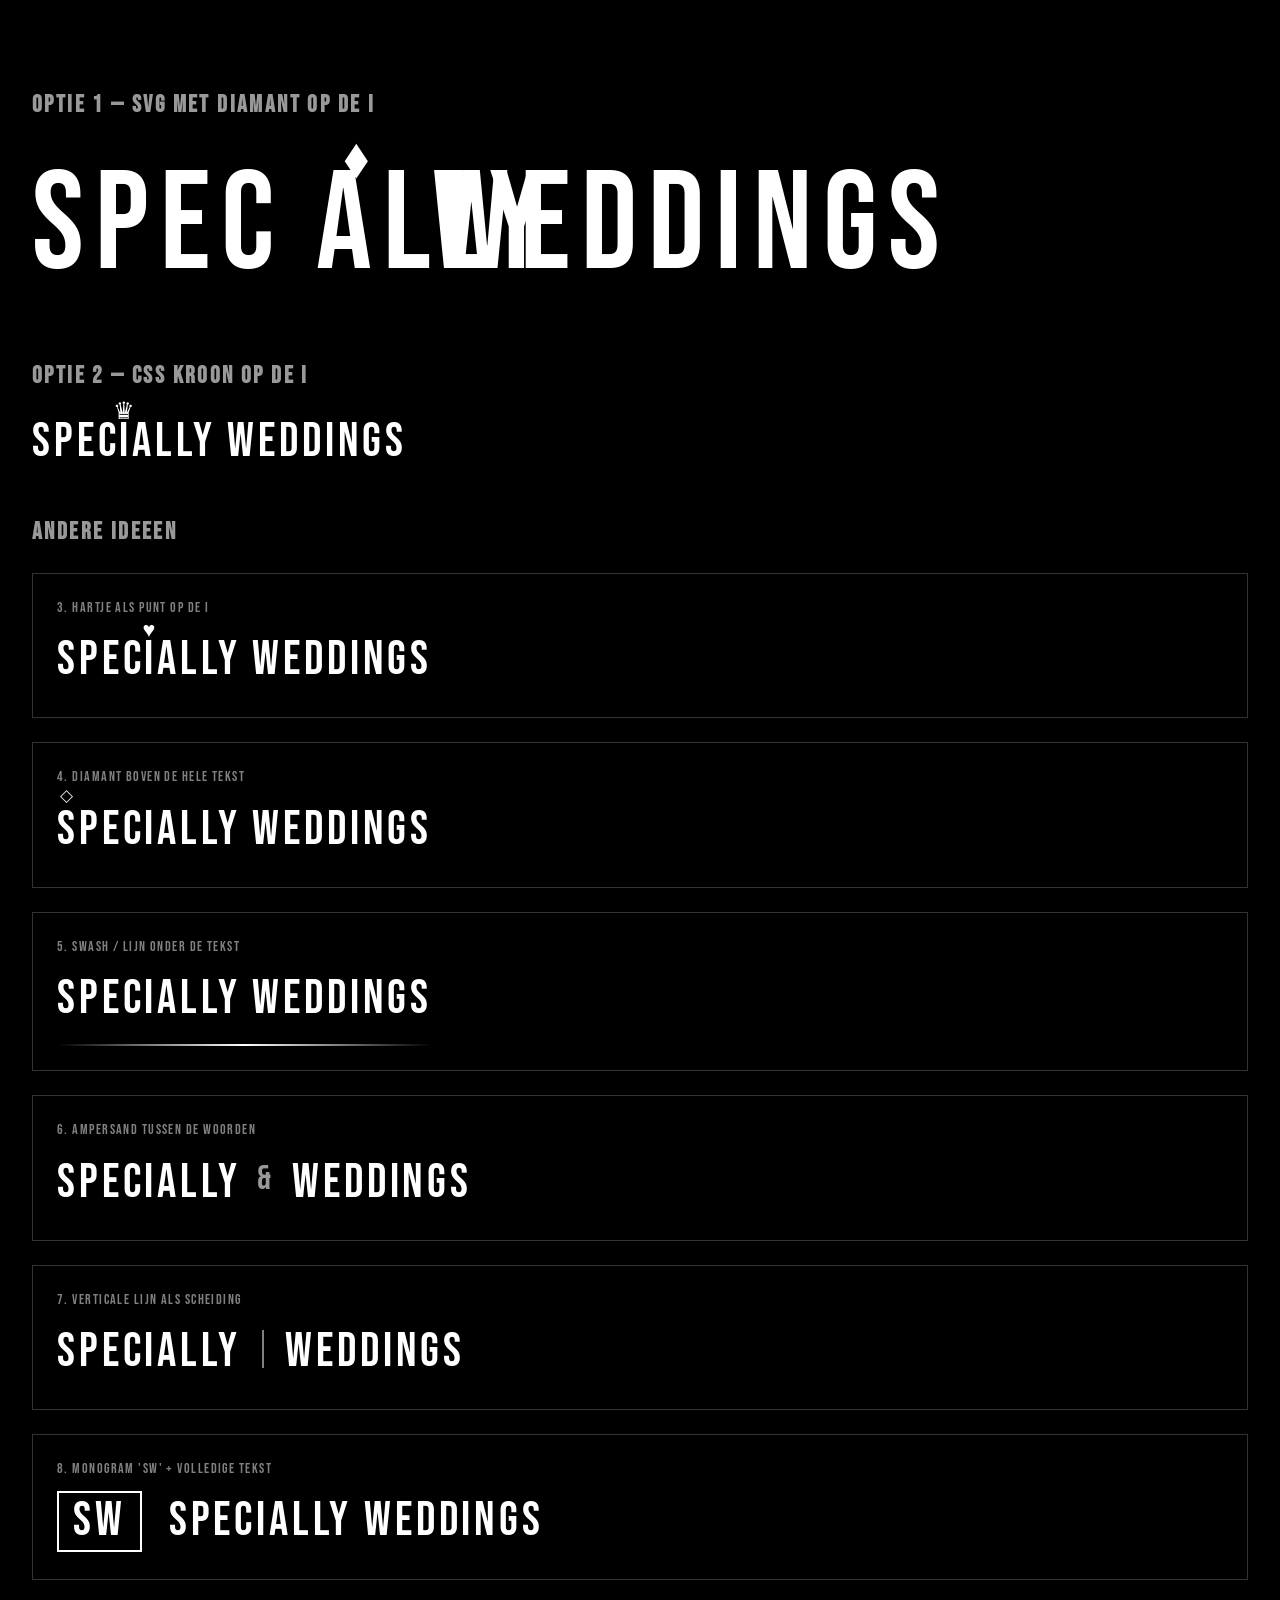
<file: logo-ideeen.html>
<!DOCTYPE html>
<html lang="nl">
<head>
  <meta charset="UTF-8">
  <meta name="viewport" content="width=device-width, initial-scale=1.0">
  <title>Logo Ideeen — Specially Weddings</title>
  <link href="https://fonts.googleapis.com/css2?family=Bebas+Neue&display=swap" rel="stylesheet">
  <style>
    * { margin: 0; padding: 0; box-sizing: border-box; }
    body {
      font-family: 'Bebas Neue', sans-serif;
      background: #000;
      color: #fff;
      padding: 3rem 2rem;
      line-height: 1.4;
    }
    h2 {
      font-size: 1.5rem;
      margin: 2.5rem 0 1rem;
      letter-spacing: 0.1em;
      opacity: 0.6;
    }

    /* ===== OPTIE 1: SVG met diamant op de i ===== */
    .logo-svg {
      display: inline-block;
    }
    .logo-svg text {
      font-family: 'Bebas Neue', sans-serif;
      font-size: 48px;
      letter-spacing: 0.08em;
      fill: #fff;
    }
    .diamond {
      fill: #fff;
    }

    /* ===== OPTIE 2: CSS pseudo-element met kroon ===== */
    .logo-css {
      font-family: 'Bebas Neue', sans-serif;
      font-size: 48px;
      letter-spacing: 0.08em;
      color: #fff;
      position: relative;
      display: inline-block;
    }
    .logo-css .i-wrap {
      position: relative;
      display: inline-block;
    }
    .logo-css .i-wrap::after {
      content: '\265B'; /* kroon unicode */
      position: absolute;
      top: -0.35em;
      left: 50%;
      transform: translateX(-50%);
      font-size: 0.5em;
      color: #fff;
      line-height: 1;
    }

    /* ===== ANDERE IDEEEN ===== */
    .idea {
      margin: 1.5rem 0;
      padding: 1.5rem;
      border: 1px solid #333;
    }
    .idea-label {
      font-size: 0.9rem;
      opacity: 0.5;
      margin-bottom: 0.5rem;
      letter-spacing: 0.1em;
    }

    /* 3. Hartje als punt op de i */
    .logo-hart .i-wrap::after {
      content: '\2665';
      position: absolute;
      top: -0.3em;
      left: 50%;
      transform: translateX(-50%);
      font-size: 0.45em;
      color: #fff;
    }

    /* 4. Ring/diamant boven de hele tekst */
    .logo-ring {
      position: relative;
      display: inline-block;
    }
    .logo-ring::before {
      content: '\25C7'; /* diamant outline */
      position: absolute;
      top: -0.6em;
      left: 0.15em;
      font-size: 0.35em;
      color: #fff;
      opacity: 0.9;
    }

    /* 5. Swash/versiering onder de tekst */
    .logo-swash {
      position: relative;
      display: inline-block;
      padding-bottom: 0.3em;
    }
    .logo-swash::after {
      content: '';
      position: absolute;
      bottom: 0;
      left: 0;
      right: 0;
      height: 2px;
      background: linear-gradient(90deg, transparent, #fff, transparent);
    }

    /* 6. Ampersand tussen de woorden */
    .logo-amp {
      font-family: 'Bebas Neue', sans-serif;
      font-size: 48px;
      letter-spacing: 0.08em;
      color: #fff;
    }
    .logo-amp .amp {
      font-size: 0.7em;
      vertical-align: middle;
      opacity: 0.6;
      margin: 0 0.15em;
    }

    /* 7. Verticale lijn als scheiding */
    .logo-line {
      font-family: 'Bebas Neue', sans-serif;
      font-size: 48px;
      letter-spacing: 0.08em;
      color: #fff;
    }
    .logo-line .divider {
      display: inline-block;
      width: 2px;
      height: 0.8em;
      background: #fff;
      opacity: 0.5;
      vertical-align: middle;
      margin: 0 0.2em;
    }

    /* 8. Initialen SW als monogram */
    .logo-monogram {
      font-family: 'Bebas Neue', sans-serif;
      font-size: 48px;
      letter-spacing: 0.08em;
      color: #fff;
    }
    .logo-monogram .sw {
      display: inline-block;
      border: 2px solid #fff;
      padding: 0.1em 0.3em;
      margin-right: 0.3em;
      line-height: 1;
    }
  </style>
</head>
<body>

  <h2>OPTIE 1 — SVG met diamant op de i</h2>
  <svg class="logo-svg" viewBox="0 0 420 60" xmlns="http://www.w3.org/2000/svg">
    <text x="0" y="45">SPEC</text>
    <text x="98" y="45">ALLY</text>
    <!-- diamant op de i (x≈110, y≈14) -->
    <polygon class="diamond" points="108,8 112,2 116,8 112,14"/>
    <text x="138" y="45"> WEDDINGS</text>
  </svg>

  <h2>OPTIE 2 — CSS kroon op de i</h2>
  <div class="logo-css">
    SPEC<span class="i-wrap">I</span>ALLY WEDDINGS
  </div>

  <h2>ANDERE IDEEEN</h2>

  <div class="idea">
    <div class="idea-label">3. HARTJE ALS PUNT OP DE I</div>
    <div class="logo-css logo-hart">
      SPEC<span class="i-wrap">I</span>ALLY WEDDINGS
    </div>
  </div>

  <div class="idea">
    <div class="idea-label">4. DIAMANT BOVEN DE HELE TEKST</div>
    <div class="logo-css logo-ring">
      SPECIALLY WEDDINGS
    </div>
  </div>

  <div class="idea">
    <div class="idea-label">5. SWASH / LIJN ONDER DE TEKST</div>
    <div class="logo-css logo-swash">
      SPECIALLY WEDDINGS
    </div>
  </div>

  <div class="idea">
    <div class="idea-label">6. AMPERSAND TUSSEN DE WOORDEN</div>
    <div class="logo-amp">
      SPECIALLY <span class="amp">&</span> WEDDINGS
    </div>
  </div>

  <div class="idea">
    <div class="idea-label">7. VERTICALE LIJN ALS SCHEIDING</div>
    <div class="logo-line">
      SPECIALLY <span class="divider"></span> WEDDINGS
    </div>
  </div>

  <div class="idea">
    <div class="idea-label">8. MONOGRAM 'SW' + VOLLEDIGE TEKST</div>
    <div class="logo-monogram">
      <span class="sw">SW</span> SPECIALLY WEDDINGS
    </div>
  </div>

</body>
</html>
</file>
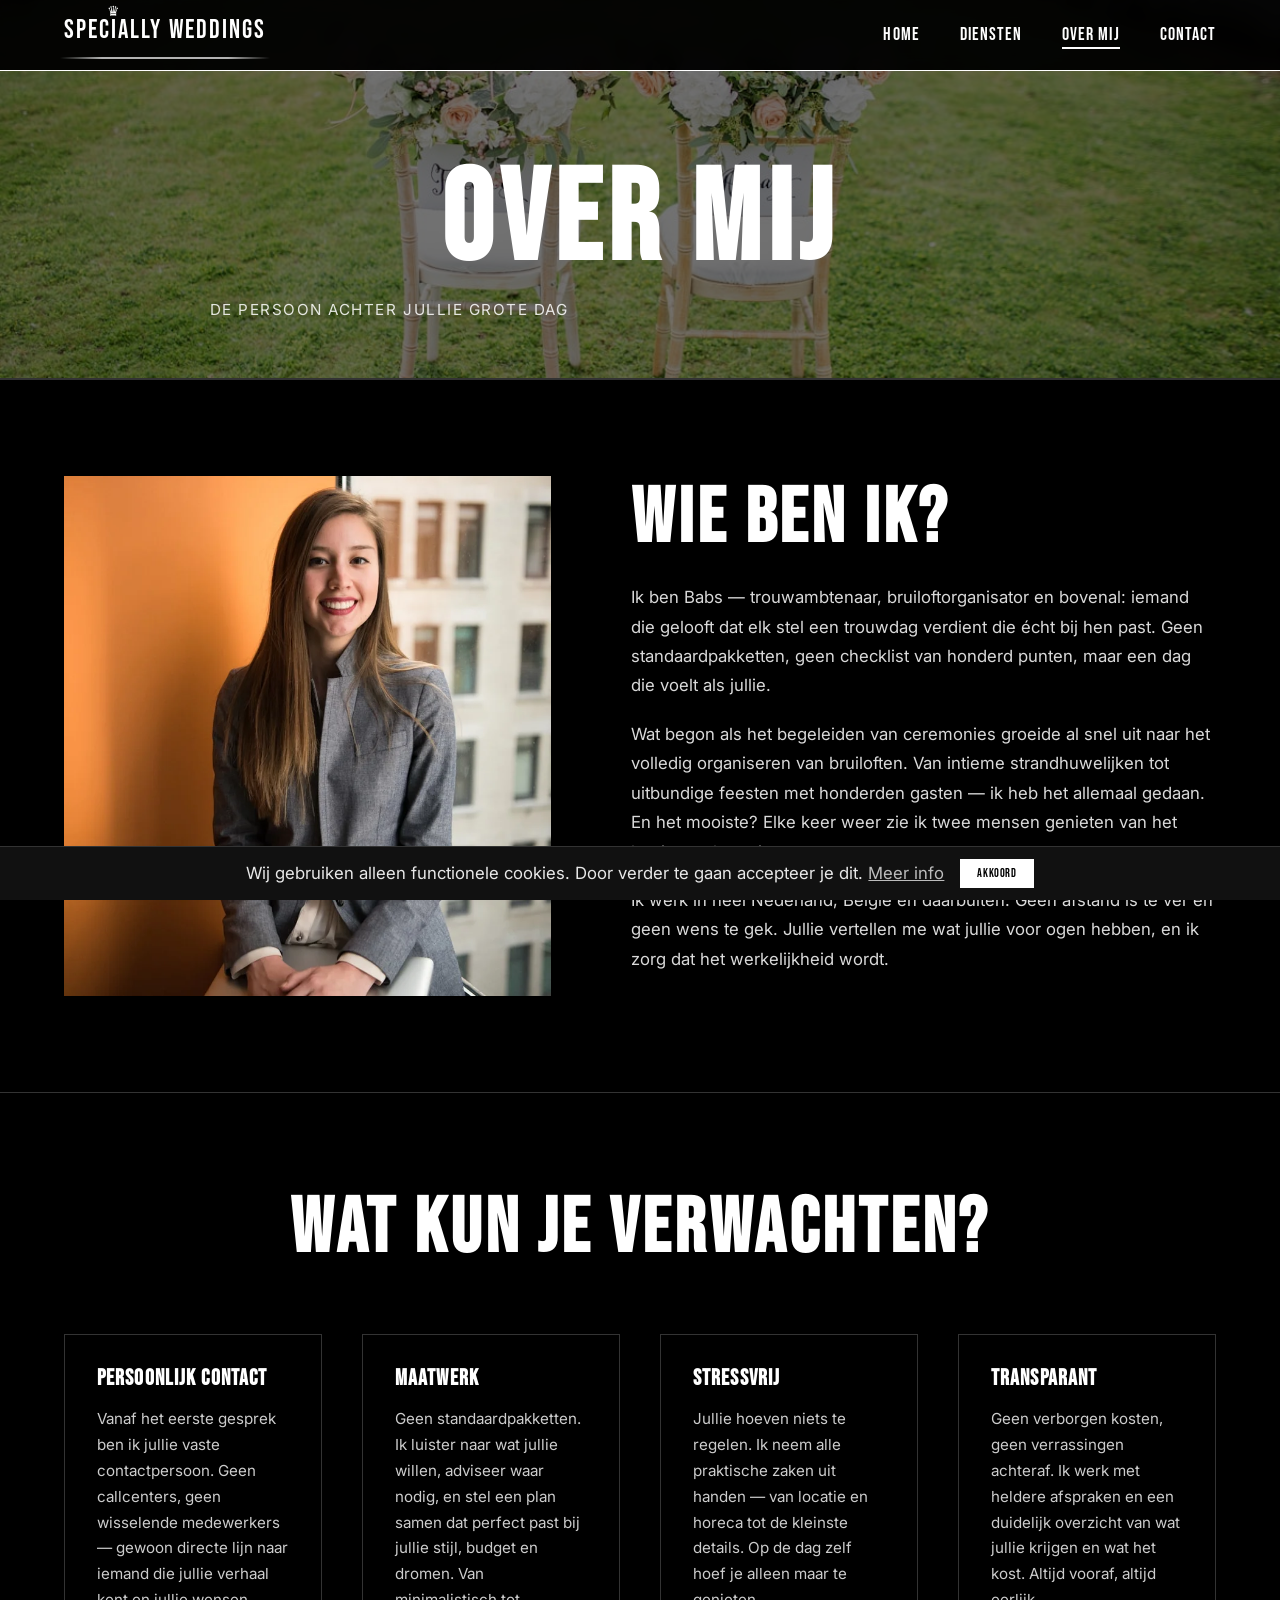
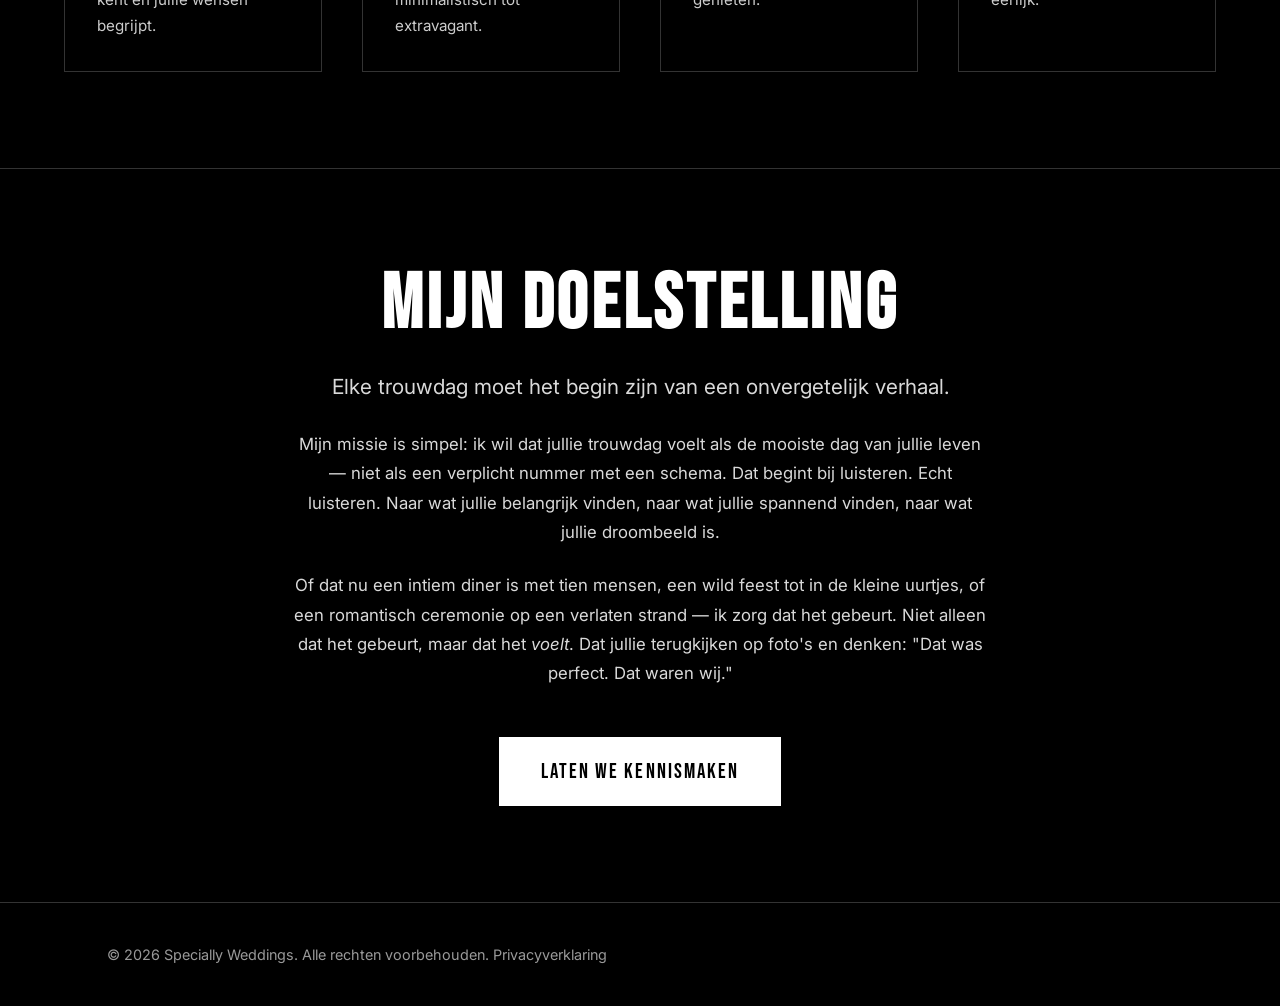
<file: over-mij.html>
<!DOCTYPE html>
<html lang="nl">
<head>
  <meta charset="UTF-8">
  <meta name="viewport" content="width=device-width, initial-scale=1.0">
  <meta name="theme-color" content="#000000">
  <meta name="apple-mobile-web-app-capable" content="yes">
  <meta name="apple-mobile-web-app-status-bar-style" content="black-translucent">
  <link rel="manifest" href="site.webmanifest">

  <title>Over mij | Specially Weddings</title>
  <meta name="description" content="Leer Babs kennen — trouwambtenaar en bruiloftorganisator met een missie: jullie perfecte dag, zonder stress. Persoonlijk, transparant en maatwerk.">
  <link rel="canonical" href="https://speciallyweddings.nl/over-mij.html">
  <meta property="og:title" content="Over mij | Specially Weddings">
  <meta property="og:description" content="Leer Babs kennen — trouwambtenaar en bruiloftorganisator met een missie: jullie perfecte dag, zonder stress. Persoonlijk, transparant en maatwerk.">
  <meta property="og:image" content="https://speciallyweddings.nl/img/over-mij.jpg">
  <meta property="og:url" content="https://speciallyweddings.nl/over-mij.html">
  <meta property="og:type" content="website">
  <meta name="twitter:card" content="summary_large_image">
  <meta name="twitter:title" content="Over mij | Specially Weddings">
  <meta name="twitter:description" content="Leer Babs kennen — trouwambtenaar en bruiloftorganisator met een missie: jullie perfecte dag, zonder stress.">
  <meta name="twitter:image" content="https://speciallyweddings.nl/img/over-mij.jpg">
  <link rel="preload" href="css/style.css" as="style">
  <link rel="preconnect" href="https://fonts.googleapis.com">
  <link rel="preconnect" href="https://fonts.gstatic.com" crossorigin>
  <link rel="dns-prefetch" href="//fonts.gstatic.com">
  <link href="https://fonts.googleapis.com/css2?family=Bebas+Neue&family=Inter:wght@300;400;500;600&display=swap" rel="stylesheet">
  <link rel="stylesheet" href="css/style.css">
</head>
<body>

  <header class="site-header">
    <div class="container">
      <a href="index.html" class="logo">SPEC<span class="i-crown">I</span>ALLY WEDDINGS</a>
      <nav>
        <button class="menu-toggle" aria-label="Menu openen">
          <span></span>
          <span></span>
          <span></span>
        </button>
        <ul class="nav-links">
          <li><a href="index.html">Home</a></li>
          <li><a href="diensten.html">Diensten</a></li>
          <li><a href="over-mij.html" class="active">Over mij</a></li>
          <li><a href="contact.html">Contact</a></li>
        </ul>
      </nav>
    </div>
  </header>

  <main>

    <div class="page-header">
      <div class="page-header-bg" style="background-image: url('img/buitenland-trouwen.jpg');"></div>
      <div class="page-header-overlay"></div>
      <div class="container reveal">
        <h1>Over mij</h1>
        <p>De persoon achter jullie grote dag</p>
      </div>
    </div>

    <section class="over-mij-intro">
      <div class="container">
        <div class="over-mij-grid">
          <div class="over-mij-img reveal">
            <picture><source srcset="img/over-mij.webp" type="image/webp"><img src="img/over-mij.jpg" width="800" height="1198" alt="Babs van Specially Weddings" loading="lazy"></picture>
          </div>
          <div class="over-mij-text reveal">
            <h2>Wie ben ik?</h2>
            <p>
              Ik ben Babs — trouwambtenaar, bruiloftorganisator en bovenal: iemand die
              gelooft dat elk stel een trouwdag verdient die écht bij hen past. Geen
              standaardpakketten, geen checklist van honderd punten, maar een dag die
              voelt als jullie.
            </p>
            <p>
              Wat begon als het begeleiden van ceremonies groeide al snel uit naar het
              volledig organiseren van bruiloften. Van intieme strandhuwelijken tot
              uitbundige feesten met honderden gasten — ik heb het allemaal gedaan.
              En het mooiste? Elke keer weer zie ik twee mensen genieten van het
              begin van hun nieuwste avontuur.
            </p>
            <p>
              Ik werk in heel Nederland, België en daarbuiten. Geen afstand is te
              ver en geen wens te gek. Jullie vertellen me wat jullie voor ogen hebben,
              en ik zorg dat het werkelijkheid wordt.
            </p>
          </div>
        </div>
      </div>
    </section>

    <section class="verwachtingen-section">
      <div class="container">
        <h2 class="reveal">Wat kun je verwachten?</h2>
        <div class="verwachtingen-grid">
          <article class="verwachting-card reveal">
            <h3>Persoonlijk contact</h3>
            <p>
              Vanaf het eerste gesprek ben ik jullie vaste contactpersoon. Geen callcenters,
              geen wisselende medewerkers — gewoon directe lijn naar iemand die jullie
              verhaal kent en jullie wensen begrijpt.
            </p>
          </article>
          <article class="verwachting-card reveal">
            <h3>Maatwerk</h3>
            <p>
              Geen standaardpakketten. Ik luister naar wat jullie willen, adviseer waar
              nodig, en stel een plan samen dat perfect past bij jullie stijl, budget
              en dromen. Van minimalistisch tot extravagant.
            </p>
          </article>
          <article class="verwachting-card reveal">
            <h3>Stressvrij</h3>
            <p>
              Jullie hoeven niets te regelen. Ik neem alle praktische zaken uit handen —
              van locatie en horeca tot de kleinste details. Op de dag zelf hoef je alleen
              maar te genieten.
            </p>
          </article>
          <article class="verwachting-card reveal">
            <h3>Transparant</h3>
            <p>
              Geen verborgen kosten, geen verrassingen achteraf. Ik werk met heldere
              afspraken en een duidelijk overzicht van wat jullie krijgen en wat het
              kost. Altijd vooraf, altijd eerlijk.
            </p>
          </article>
        </div>
      </div>
    </section>

    <section class="doelstelling-section">
      <div class="container reveal">
        <h2>Mijn doelstelling</h2>
        <p class="doelstelling-lead">
          Elke trouwdag moet het begin zijn van een onvergetelijk verhaal.
        </p>
        <p>
          Mijn missie is simpel: ik wil dat jullie trouwdag voelt als de mooiste dag
          van jullie leven — niet als een verplicht nummer met een schema. Dat begint
          bij luisteren. Echt luisteren. Naar wat jullie belangrijk vinden, naar wat
          jullie spannend vinden, naar wat jullie droombeeld is.
        </p>
        <p>
          Of dat nu een intiem diner is met tien mensen, een wild feest tot in de
          kleine uurtjes, of een romantisch ceremonie op een verlaten strand — ik zorg
          dat het gebeurt. Niet alleen dat het gebeurt, maar dat het <em>voelt</em>.
          Dat jullie terugkijken op foto's en denken: "Dat was perfect. Dat waren wij."
        </p>
        <a href="contact.html" class="btn">Laten we kennismaken</a>
      </div>
    </section>

  </main>

  <footer class="site-footer">
    <div class="container">
      <p>&copy; 2026 Specially Weddings. Alle rechten voorbehouden. <a href="privacy.html">Privacyverklaring</a></p>
    </div>
  </footer>

  <script src="js/main.js"></script>

  <div class="cookie-consent" role="dialog" aria-label="Cookie melding">
    <p>Wij gebruiken alleen functionele cookies. Door verder te gaan accepteer je dit. <a href="privacy.html">Meer info</a></p>
    <button class="btn" type="button">Akkoord</button>
  </div>
</body>
</html>
</file>
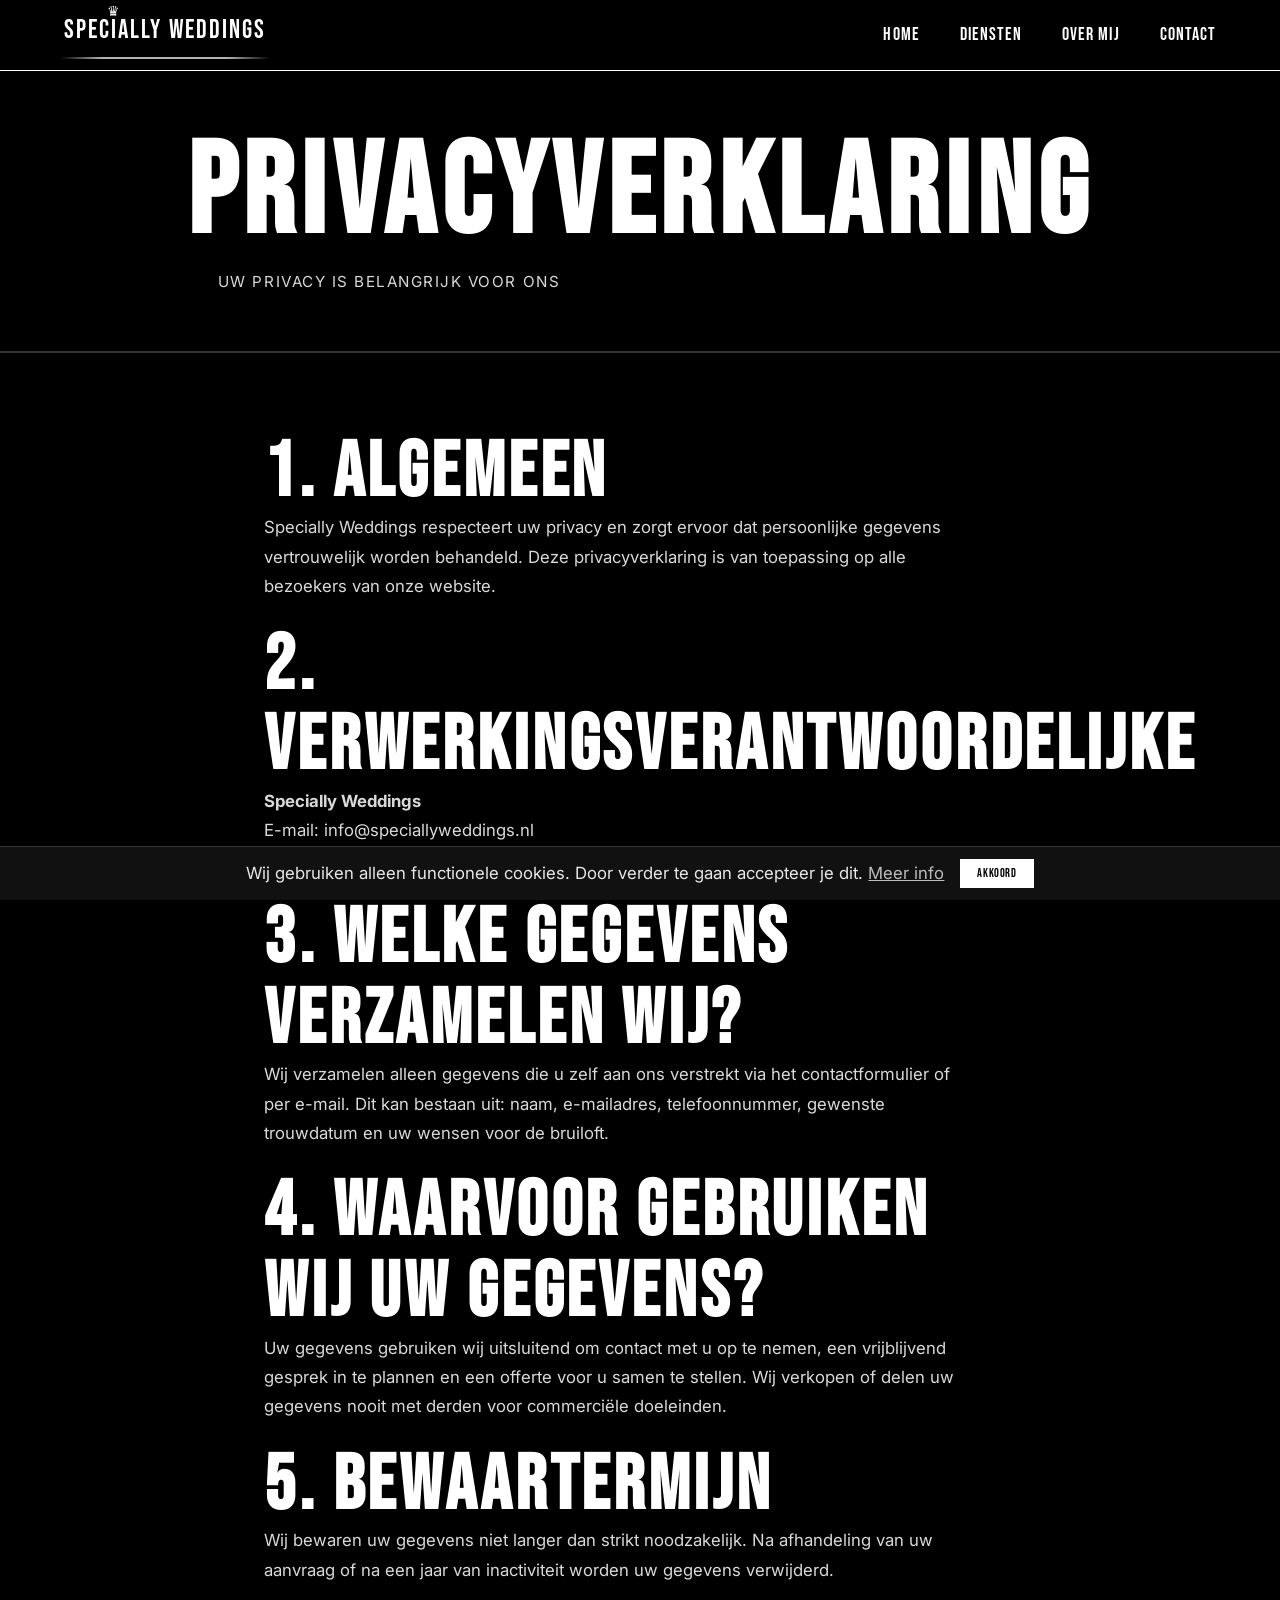
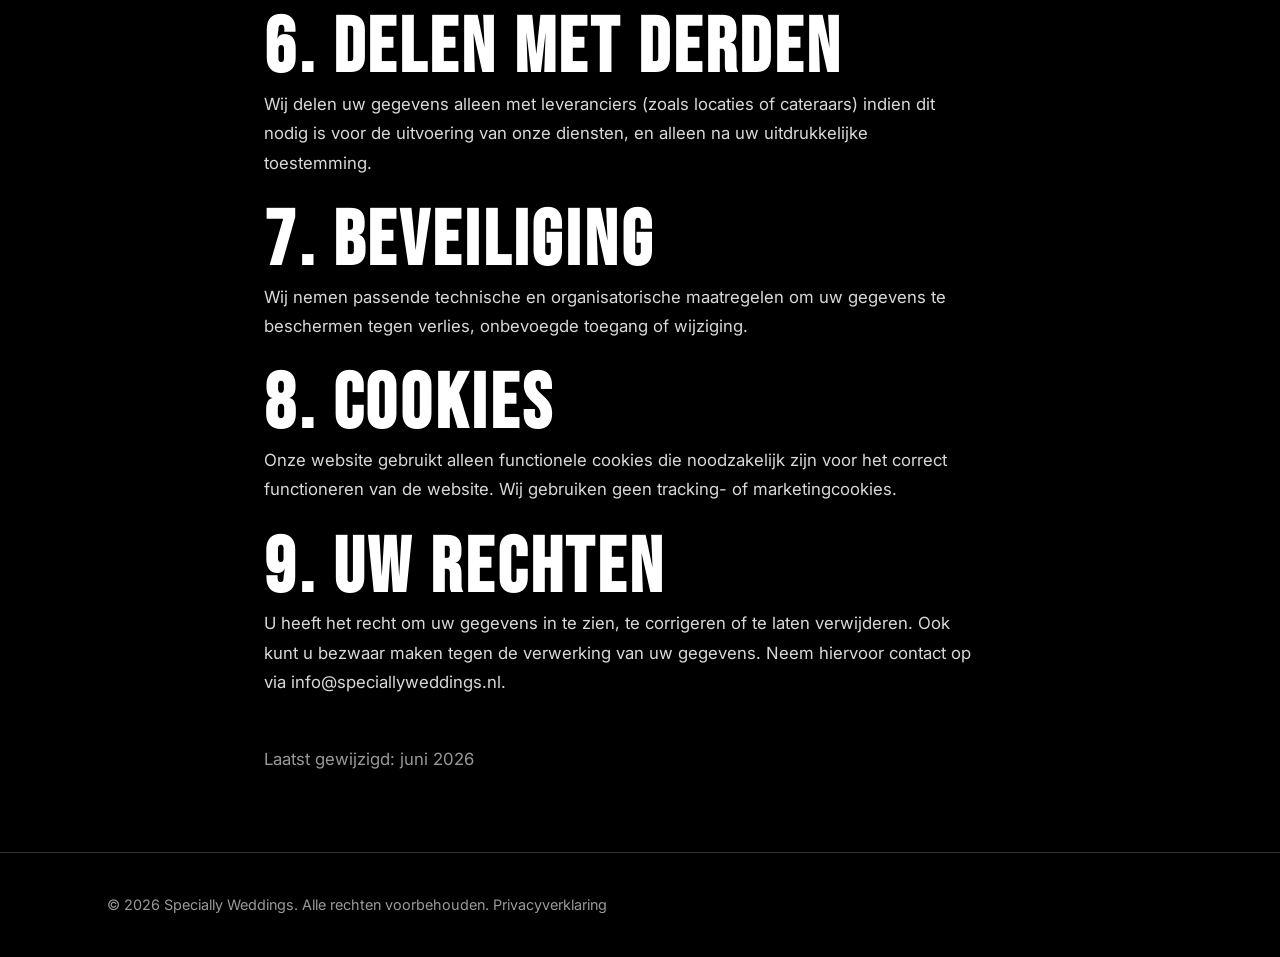
<file: privacy.html>
<!DOCTYPE html>
<html lang="nl">
<head>
  <meta charset="UTF-8">
  <meta name="viewport" content="width=device-width, initial-scale=1.0">
  <meta name="theme-color" content="#000000">
  <meta name="apple-mobile-web-app-capable" content="yes">
  <meta name="apple-mobile-web-app-status-bar-style" content="black-translucent">
  <link rel="manifest" href="site.webmanifest">

  <title>Privacyverklaring | Specially Weddings</title>
  <meta name="description" content="Privacyverklaring van Specially Weddings. Wij gebruiken alleen functionele cookies en verwerken uw gegevens conform de AVG.">
  <link rel="canonical" href="https://speciallyweddings.nl/privacy.html">
  <link rel="preconnect" href="https://fonts.googleapis.com">
  <link rel="preconnect" href="https://fonts.gstatic.com" crossorigin>
  <link href="https://fonts.googleapis.com/css2?family=Bebas+Neue&family=Inter:wght@300;400;500;600&display=swap" rel="stylesheet">
  <link rel="stylesheet" href="css/style.css">
</head>
<body>

  <header class="site-header">
    <div class="container">
      <a href="index.html" class="logo">SPEC<span class="i-crown">I</span>ALLY WEDDINGS</a>
      <nav>
        <button class="menu-toggle" aria-label="Menu openen">
          <span></span>
          <span></span>
          <span></span>
        </button>
        <ul class="nav-links">
          <li><a href="index.html">Home</a></li>
          <li><a href="diensten.html">Diensten</a></li>
          <li><a href="over-mij.html">Over mij</a></li>
          <li><a href="contact.html">Contact</a></li>
        </ul>
      </nav>
    </div>
  </header>

  <main>

    <div class="page-header" style="min-height: 280px;">
      <div class="page-header-overlay"></div>
      <div class="container reveal">
        <h1>Privacyverklaring</h1>
        <p>Uw privacy is belangrijk voor ons</p>
      </div>
    </div>

    <section style="padding: 5rem 0;">
      <div class="container" style="max-width: 800px;">

        <h2>1. Algemeen</h2>
        <p style="margin-bottom: 1.5rem; opacity: 0.85; line-height: 1.75;">
          Specially Weddings respecteert uw privacy en zorgt ervoor dat persoonlijke gegevens vertrouwelijk worden behandeld. Deze privacyverklaring is van toepassing op alle bezoekers van onze website.
        </p>

        <h2>2. Verwerkingsverantwoordelijke</h2>
        <p style="margin-bottom: 1.5rem; opacity: 0.85; line-height: 1.75;">
          <strong>Specially Weddings</strong><br>
          E-mail: <a href="mailto:info@speciallyweddings.nl">info@speciallyweddings.nl</a><br>
          Telefoon: <a href="tel:0659122635">06 5912 2635</a>
        </p>

        <h2>3. Welke gegevens verzamelen wij?</h2>
        <p style="margin-bottom: 1.5rem; opacity: 0.85; line-height: 1.75;">
          Wij verzamelen alleen gegevens die u zelf aan ons verstrekt via het contactformulier of per e-mail. Dit kan bestaan uit: naam, e-mailadres, telefoonnummer, gewenste trouwdatum en uw wensen voor de bruiloft.
        </p>

        <h2>4. Waarvoor gebruiken wij uw gegevens?</h2>
        <p style="margin-bottom: 1.5rem; opacity: 0.85; line-height: 1.75;">
          Uw gegevens gebruiken wij uitsluitend om contact met u op te nemen, een vrijblijvend gesprek in te plannen en een offerte voor u samen te stellen. Wij verkopen of delen uw gegevens nooit met derden voor commerciële doeleinden.
        </p>

        <h2>5. Bewaartermijn</h2>
        <p style="margin-bottom: 1.5rem; opacity: 0.85; line-height: 1.75;">
          Wij bewaren uw gegevens niet langer dan strikt noodzakelijk. Na afhandeling van uw aanvraag of na een jaar van inactiviteit worden uw gegevens verwijderd.
        </p>

        <h2>6. Delen met derden</h2>
        <p style="margin-bottom: 1.5rem; opacity: 0.85; line-height: 1.75;">
          Wij delen uw gegevens alleen met leveranciers (zoals locaties of cateraars) indien dit nodig is voor de uitvoering van onze diensten, en alleen na uw uitdrukkelijke toestemming.
        </p>

        <h2>7. Beveiliging</h2>
        <p style="margin-bottom: 1.5rem; opacity: 0.85; line-height: 1.75;">
          Wij nemen passende technische en organisatorische maatregelen om uw gegevens te beschermen tegen verlies, onbevoegde toegang of wijziging.
        </p>

        <h2>8. Cookies</h2>
        <p style="margin-bottom: 1.5rem; opacity: 0.85; line-height: 1.75;">
          Onze website gebruikt alleen functionele cookies die noodzakelijk zijn voor het correct functioneren van de website. Wij gebruiken geen tracking- of marketingcookies.
        </p>

        <h2>9. Uw rechten</h2>
        <p style="margin-bottom: 1.5rem; opacity: 0.85; line-height: 1.75;">
          U heeft het recht om uw gegevens in te zien, te corrigeren of te laten verwijderen. Ook kunt u bezwaar maken tegen de verwerking van uw gegevens. Neem hiervoor contact op via <a href="mailto:info@speciallyweddings.nl">info@speciallyweddings.nl</a>.
        </p>

        <p style="opacity: 0.6; margin-top: 3rem;">Laatst gewijzigd: juni 2026</p>

      </div>
    </section>

  </main>

  <footer class="site-footer">
    <div class="container">
      <p>&copy; 2026 Specially Weddings. Alle rechten voorbehouden. <a href="privacy.html">Privacyverklaring</a></p>
    </div>
  </footer>

  <script src="js/main.js"></script>
  <div class="cookie-consent" role="dialog" aria-label="Cookie melding">
    <p>Wij gebruiken alleen functionele cookies. Door verder te gaan accepteer je dit. <a href="privacy.html">Meer info</a></p>
    <button class="btn" type="button">Akkoord</button>
  </div>
</body>
</html>
</file>
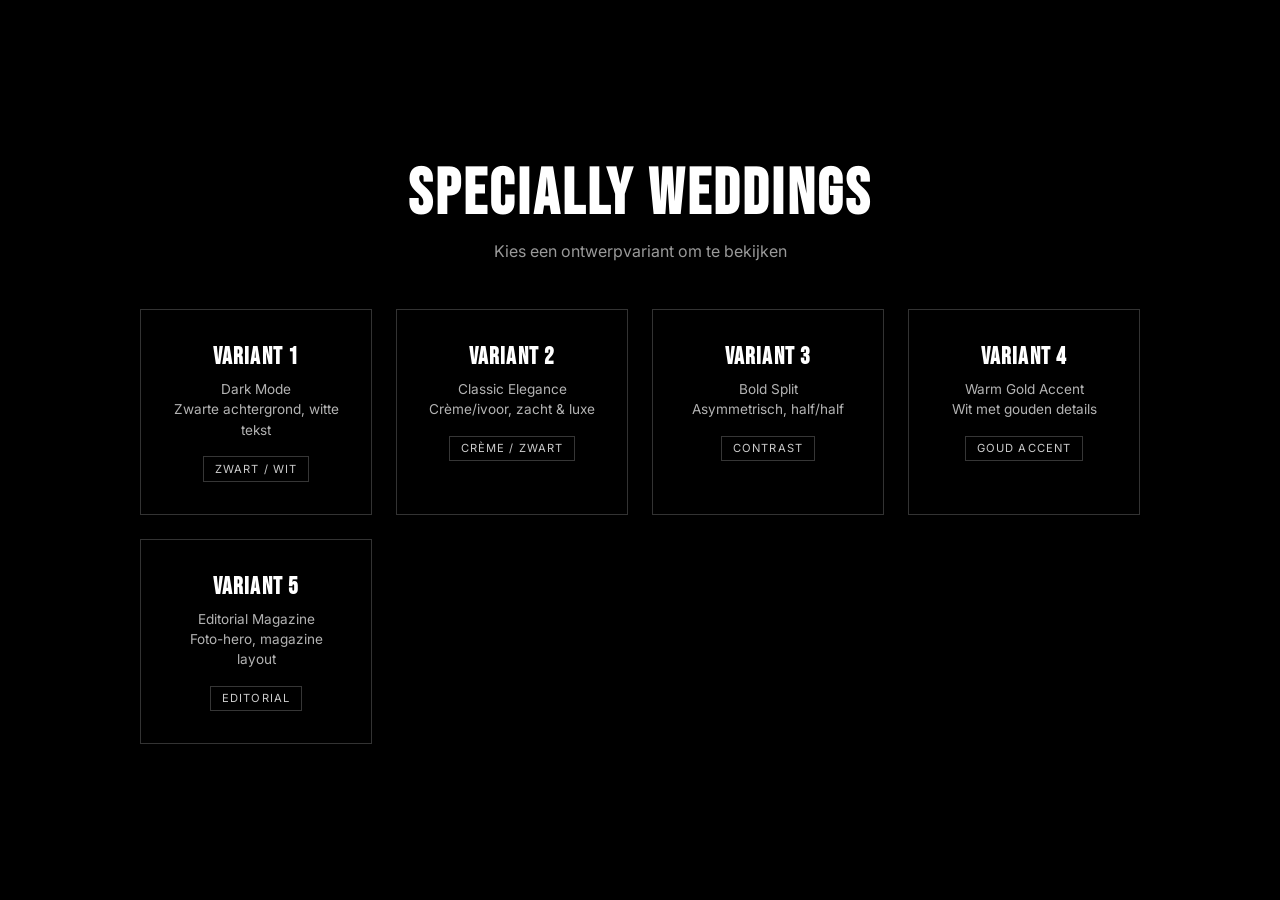
<file: varianten.html>
<!DOCTYPE html>
<html lang="nl">
<head>
  <meta charset="UTF-8">
  <meta name="viewport" content="width=device-width, initial-scale=1.0">
  <title>Specially Weddings — 5 Ontwerpvarianten</title>
  <link rel="preconnect" href="https://fonts.googleapis.com">
  <link rel="preconnect" href="https://fonts.gstatic.com" crossorigin>
  <link href="https://fonts.googleapis.com/css2?family=Bebas+Neue&family=Inter:wght@300;400;600&display=swap" rel="stylesheet">
  <style>
    * { margin: 0; padding: 0; box-sizing: border-box; }
    body {
      font-family: 'Inter', sans-serif;
      background: #000;
      color: #fff;
      min-height: 100vh;
      display: flex;
      flex-direction: column;
      align-items: center;
      justify-content: center;
      padding: 3rem 1.5rem;
    }
    h1 {
      font-family: 'Bebas Neue', sans-serif;
      font-size: clamp(2.5rem, 6vw, 4rem);
      letter-spacing: 0.05em;
      margin-bottom: 0.5rem;
      text-transform: uppercase;
    }
    .subtitle {
      font-size: 1rem;
      opacity: 0.6;
      margin-bottom: 3rem;
      text-align: center;
    }
    .variants {
      display: grid;
      grid-template-columns: repeat(auto-fit, minmax(220px, 1fr));
      gap: 1.5rem;
      width: 100%;
      max-width: 1000px;
    }
    .variant-card {
      border: 1px solid #333;
      padding: 2rem;
      text-align: center;
      transition: all 0.3s ease;
      cursor: pointer;
      text-decoration: none;
      color: #fff;
      display: block;
    }
    .variant-card:hover {
      border-color: #fff;
      transform: translateY(-4px);
    }
    .variant-card h3 {
      font-family: 'Bebas Neue', sans-serif;
      font-size: 1.5rem;
      margin-bottom: 0.5rem;
      text-transform: uppercase;
      letter-spacing: 0.05em;
    }
    .variant-card p {
      font-size: 0.85rem;
      opacity: 0.7;
      line-height: 1.5;
    }
    .tag {
      display: inline-block;
      font-size: 0.7rem;
      text-transform: uppercase;
      letter-spacing: 0.1em;
      padding: 0.3rem 0.7rem;
      border: 1px solid #444;
      margin-top: 1rem;
      opacity: 0.8;
    }
  </style>
</head>
<body>
  <h1>Specially Weddings</h1>
  <p class="subtitle">Kies een ontwerpvariant om te bekijken</p>
  <div class="variants">
    <a href="variant-1-dark/index.html" class="variant-card">
      <h3>Variant 1</h3>
      <p>Dark Mode<br>Zwarte achtergrond, witte tekst</p>
      <span class="tag">Zwart / Wit</span>
    </a>
    <a href="variant-2-elegant/index.html" class="variant-card">
      <h3>Variant 2</h3>
      <p>Classic Elegance<br>Crème/ivoor, zacht & luxe</p>
      <span class="tag">Crème / Zwart</span>
    </a>
    <a href="variant-3-split/index.html" class="variant-card">
      <h3>Variant 3</h3>
      <p>Bold Split<br>Asymmetrisch, half/half</p>
      <span class="tag">Contrast</span>
    </a>
    <a href="variant-4-gold/index.html" class="variant-card">
      <h3>Variant 4</h3>
      <p>Warm Gold Accent<br>Wit met gouden details</p>
      <span class="tag">Goud accent</span>
    </a>
    <a href="variant-5-editorial/index.html" class="variant-card">
      <h3>Variant 5</h3>
      <p>Editorial Magazine<br>Foto-hero, magazine layout</p>
      <span class="tag">Editorial</span>
    </a>
  </div>
</body>
</html>
</file>
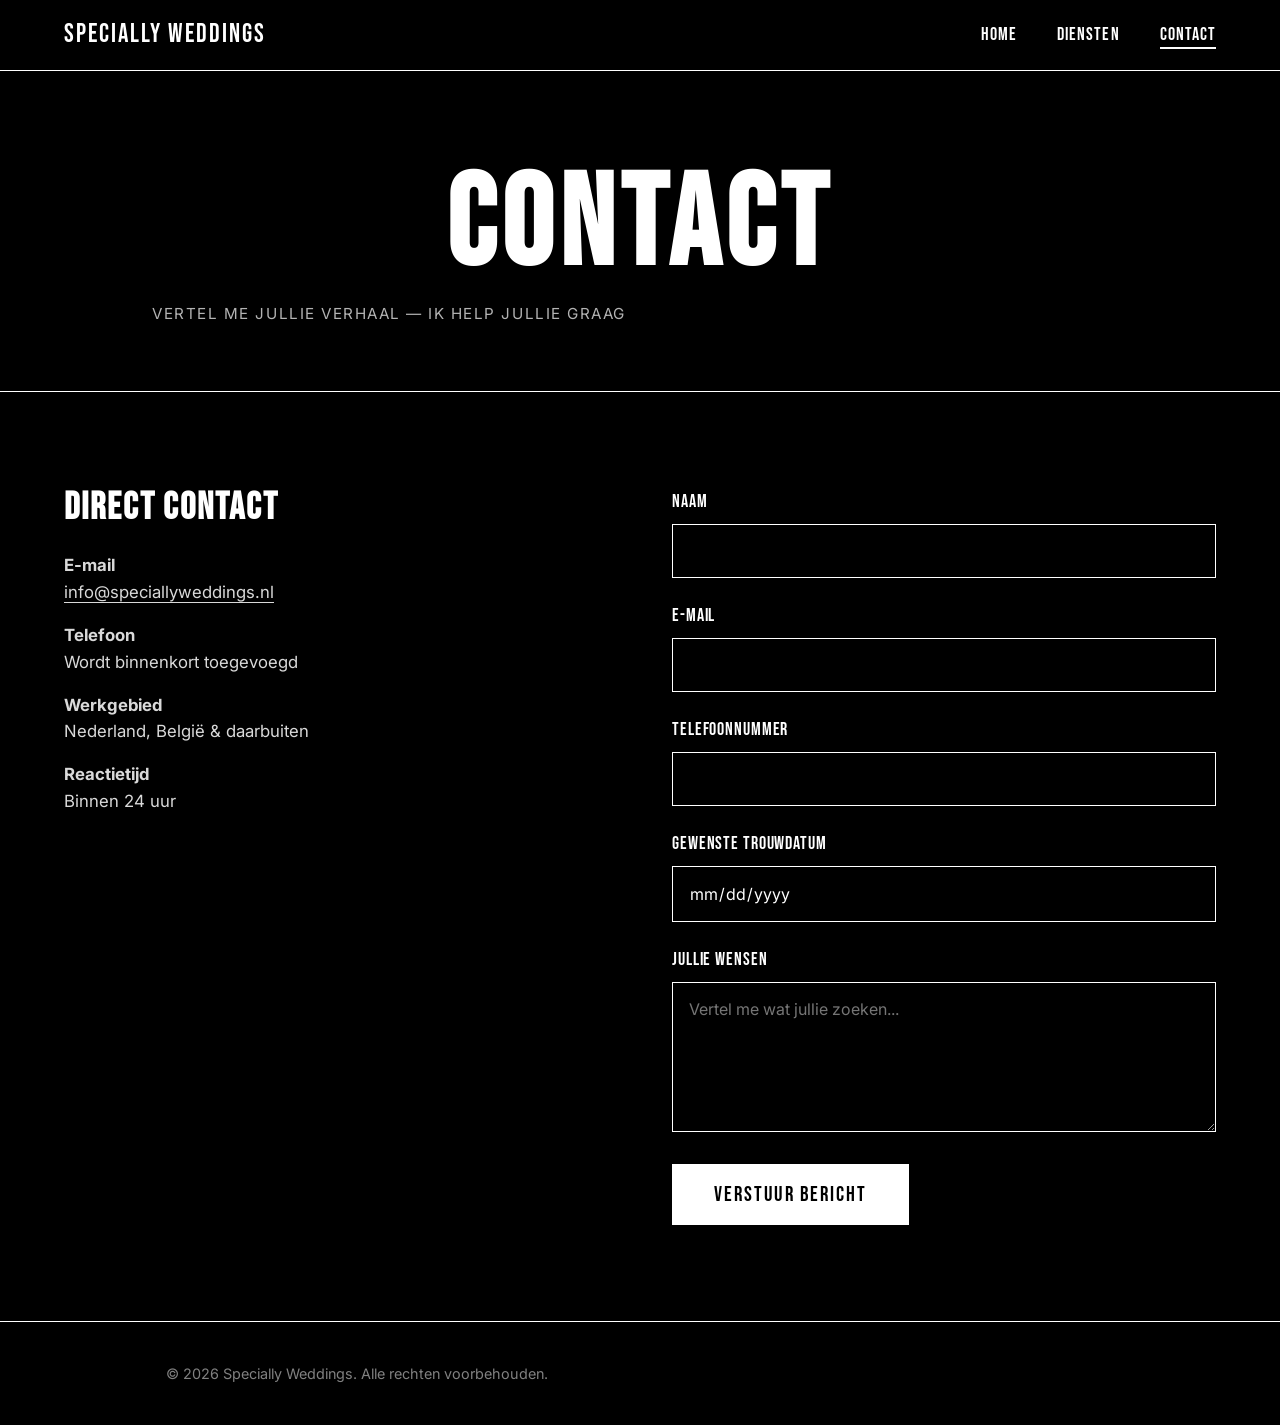
<file: variant-1-dark/contact.html>
<!DOCTYPE html>
<html lang="nl">
<head>
  <meta charset="UTF-8">
  <meta name="viewport" content="width=device-width, initial-scale=1.0">
  <title>Contact | Specially Weddings</title>
  <meta name="description" content="Neem contact op met Specially Weddings. Babs helpt jullie graag bij het organiseren van de perfecte bruiloft.">
  <link rel="preconnect" href="https://fonts.googleapis.com">
  <link rel="preconnect" href="https://fonts.gstatic.com" crossorigin>
  <link href="https://fonts.googleapis.com/css2?family=Bebas+Neue&family=Inter:wght@300;400;500;600&display=swap" rel="stylesheet">
  <link rel="stylesheet" href="css/style.css">
</head>
<body>

  <header class="site-header">
    <div class="container">
      <a href="index.html" class="logo">SPECIALLY WEDDINGS</a>
      <nav>
        <button class="menu-toggle" aria-label="Menu openen">
          <span></span>
          <span></span>
          <span></span>
        </button>
        <ul class="nav-links">
          <li><a href="index.html">Home</a></li>
          <li><a href="diensten.html">Diensten</a></li>
          <li><a href="contact.html" class="active">Contact</a></li>
        </ul>
      </nav>
    </div>
  </header>

  <main>

    <div class="page-header">
      <div class="container reveal">
        <h1>Contact</h1>
        <p>Vertel me jullie verhaal — ik help jullie graag</p>
      </div>
    </div>

    <section>
      <div class="container">
        <div class="contact-grid">

          <div class="contact-info reveal">
            <h3>Direct contact</h3>
            <p>
              <strong>E-mail</strong><br>
              <a href="mailto:info@speciallyweddings.nl">info@speciallyweddings.nl</a>
            </p>
            <p>
              <strong>Telefoon</strong><br>
              Wordt binnenkort toegevoegd
            </p>
            <p>
              <strong>Werkgebied</strong><br>
              Nederland, België &amp; daarbuiten
            </p>
            <p>
              <strong>Reactietijd</strong><br>
              Binnen 24 uur
            </p>
          </div>

          <form class="contact-form reveal" action="mailto:info@speciallyweddings.nl" method="post" enctype="text/plain">
            <div class="form-group">
              <label for="naam">Naam</label>
              <input type="text" id="naam" name="naam" required>
            </div>
            <div class="form-group">
              <label for="email">E-mail</label>
              <input type="email" id="email" name="email" required>
            </div>
            <div class="form-group">
              <label for="telefoon">Telefoonnummer</label>
              <input type="tel" id="telefoon" name="telefoon">
            </div>
            <div class="form-group">
              <label for="datum">Gewenste trouwdatum</label>
              <input type="date" id="datum" name="datum">
            </div>
            <div class="form-group">
              <label for="bericht">Jullie wensen</label>
              <textarea id="bericht" name="bericht" placeholder="Vertel me wat jullie zoeken..." required></textarea>
            </div>
            <button type="submit" class="btn">Verstuur bericht</button>
          </form>

        </div>
      </div>
    </section>

  </main>

  <footer class="site-footer">
    <div class="container">
      <p>&copy; 2026 Specially Weddings. Alle rechten voorbehouden.</p>
    </div>
  </footer>

  <script src="js/main.js"></script>
</body>
</html>
</file>
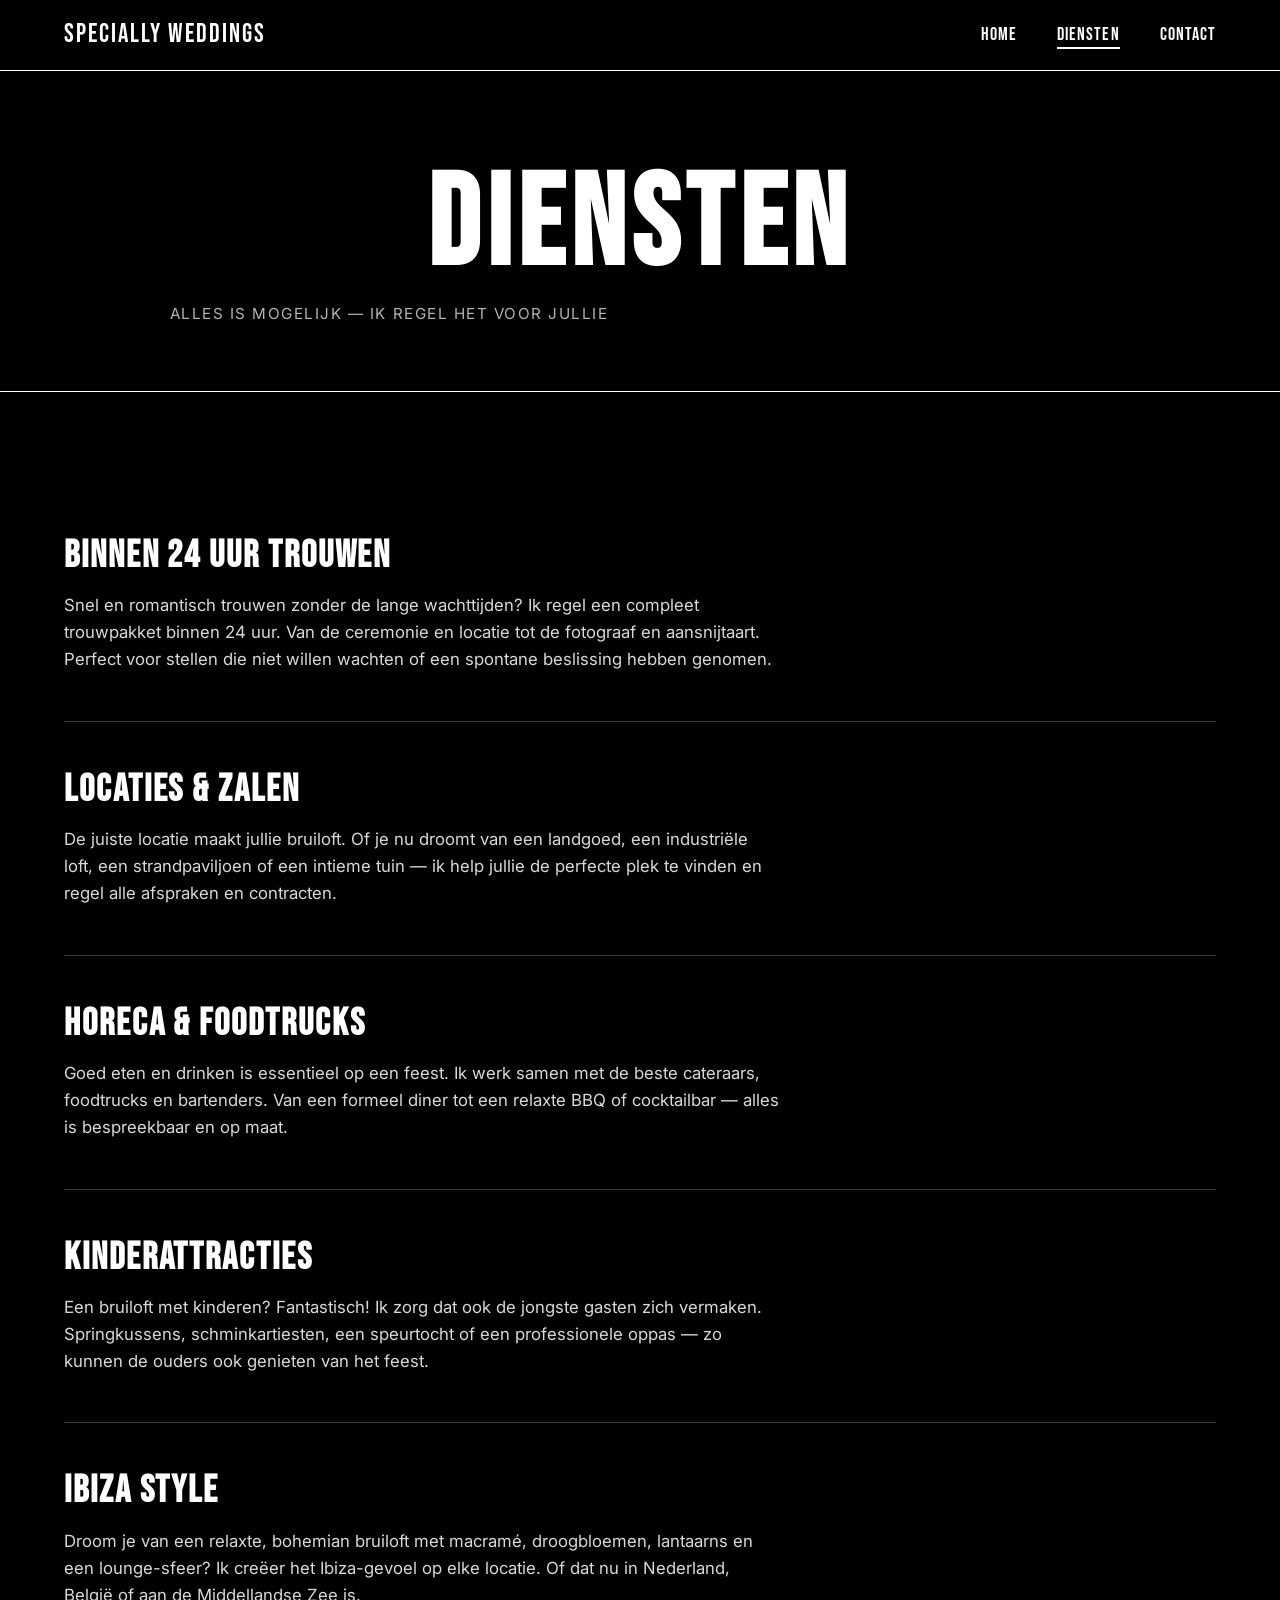
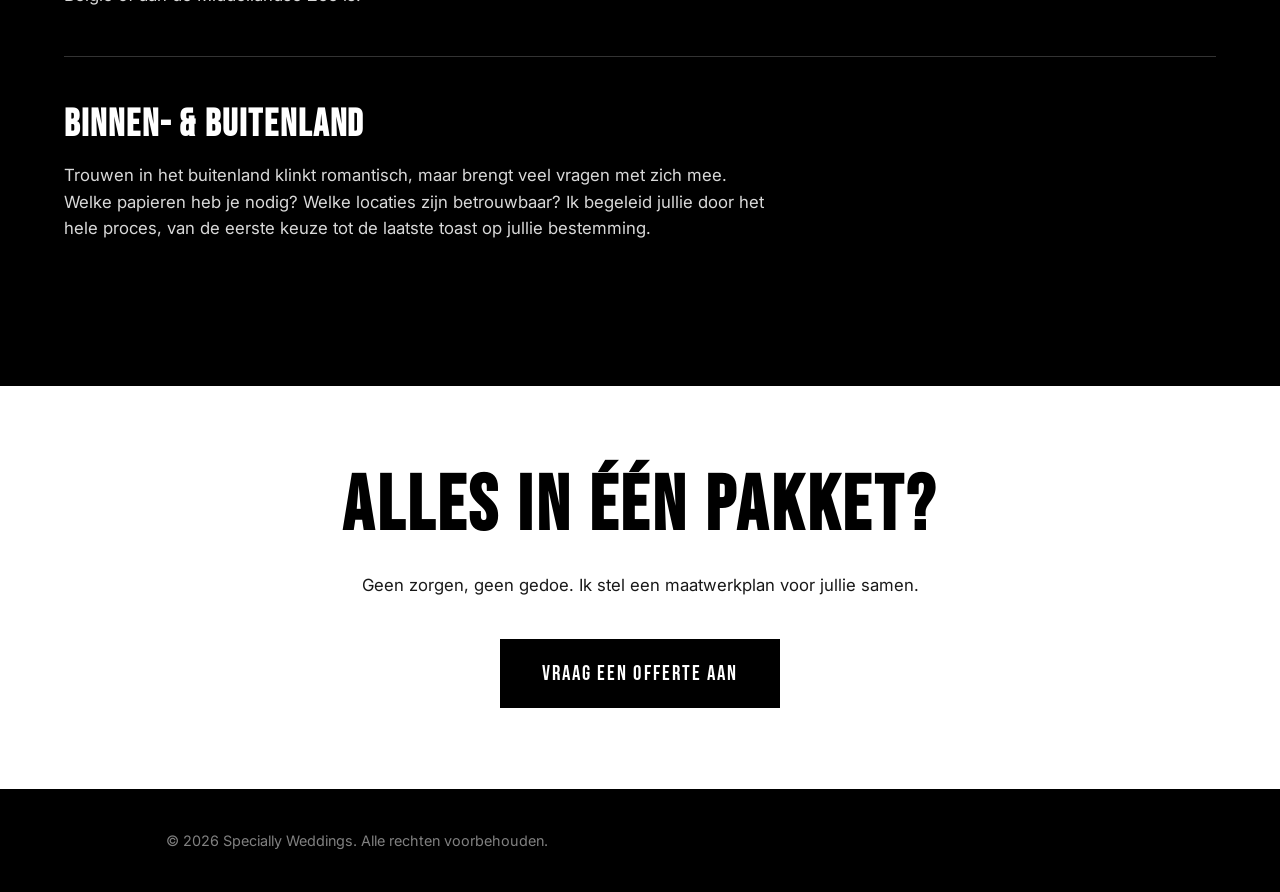
<file: variant-1-dark/diensten.html>
<!DOCTYPE html>
<html lang="nl">
<head>
  <meta charset="UTF-8">
  <meta name="viewport" content="width=device-width, initial-scale=1.0">
  <title>Diensten | Specially Weddings</title>
  <meta name="description" content="Ontdek alle diensten van Specially Weddings. Van 24u trouwen tot foodtrucks, Ibiza-style en buitenlandse bruiloften.">
  <link rel="preconnect" href="https://fonts.googleapis.com">
  <link rel="preconnect" href="https://fonts.gstatic.com" crossorigin>
  <link href="https://fonts.googleapis.com/css2?family=Bebas+Neue&family=Inter:wght@300;400;500;600&display=swap" rel="stylesheet">
  <link rel="stylesheet" href="css/style.css">
</head>
<body>

  <header class="site-header">
    <div class="container">
      <a href="index.html" class="logo">SPECIALLY WEDDINGS</a>
      <nav>
        <button class="menu-toggle" aria-label="Menu openen">
          <span></span>
          <span></span>
          <span></span>
        </button>
        <ul class="nav-links">
          <li><a href="index.html">Home</a></li>
          <li><a href="diensten.html" class="active">Diensten</a></li>
          <li><a href="contact.html">Contact</a></li>
        </ul>
      </nav>
    </div>
  </header>

  <main>

    <div class="page-header">
      <div class="container reveal">
        <h1>Diensten</h1>
        <p>Alles is mogelijk — ik regel het voor jullie</p>
      </div>
    </div>

    <section>
      <div class="container">

        <article class="dienst-detail reveal">
          <h3>Binnen 24 uur trouwen</h3>
          <p>
            Snel en romantisch trouwen zonder de lange wachttijden? Ik regel een compleet
            trouwpakket binnen 24 uur. Van de ceremonie en locatie tot de fotograaf en
            aansnijtaart. Perfect voor stellen die niet willen wachten of een spontane
            beslissing hebben genomen.
          </p>
        </article>

        <article class="dienst-detail reveal">
          <h3>Locaties & Zalen</h3>
          <p>
            De juiste locatie maakt jullie bruiloft. Of je nu droomt van een landgoed, een
            industriële loft, een strandpaviljoen of een intieme tuin — ik help jullie de
            perfecte plek te vinden en regel alle afspraken en contracten.
          </p>
        </article>

        <article class="dienst-detail reveal">
          <h3>Horeca & Foodtrucks</h3>
          <p>
            Goed eten en drinken is essentieel op een feest. Ik werk samen met de beste
            cateraars, foodtrucks en bartenders. Van een formeel diner tot een relaxte
            BBQ of cocktailbar — alles is bespreekbaar en op maat.
          </p>
        </article>

        <article class="dienst-detail reveal">
          <h3>Kinderattracties</h3>
          <p>
            Een bruiloft met kinderen? Fantastisch! Ik zorg dat ook de jongste gasten
            zich vermaken. Springkussens, schminkartiesten, een speurtocht of een
            professionele oppas — zo kunnen de ouders ook genieten van het feest.
          </p>
        </article>

        <article class="dienst-detail reveal">
          <h3>Ibiza Style</h3>
          <p>
            Droom je van een relaxte, bohemian bruiloft met macramé, droogbloemen,
            lantaarns en een lounge-sfeer? Ik creëer het Ibiza-gevoel op elke locatie.
            Of dat nu in Nederland, België of aan de Middellandse Zee is.
          </p>
        </article>

        <article class="dienst-detail reveal">
          <h3>Binnen- & Buitenland</h3>
          <p>
            Trouwen in het buitenland klinkt romantisch, maar brengt veel vragen met zich mee.
            Welke papieren heb je nodig? Welke locaties zijn betrouwbaar? Ik begeleid jullie
            door het hele proces, van de eerste keuze tot de laatste toast op jullie bestemming.
          </p>
        </article>

      </div>
    </section>

    <section class="cta-section">
      <div class="container reveal">
        <h2>Alles in één pakket?</h2>
        <p>Geen zorgen, geen gedoe. Ik stel een maatwerkplan voor jullie samen.</p>
        <a href="contact.html" class="btn">Vraag een offerte aan</a>
      </div>
    </section>

  </main>

  <footer class="site-footer">
    <div class="container">
      <p>&copy; 2026 Specially Weddings. Alle rechten voorbehouden.</p>
    </div>
  </footer>

  <script src="js/main.js"></script>
</body>
</html>
</file>
<file: css/style.css>
/* ============================================
   SPECIALLY WEDDINGS — MINIMALIST BLACK/WHITE
   ============================================ */

/* Reset */
*, *::before, *::after {
  margin: 0;
  padding: 0;
  box-sizing: border-box;
}

html {
  scroll-behavior: smooth;
  font-size: 16px;
}

body {
  font-family: 'Inter', sans-serif;
  background: #000000;
  color: #ffffff;
  line-height: 1.6;
  overflow-x: hidden;
}

img {
  max-width: 100%;
  display: block;
}

a {
  color: inherit;
  text-decoration: none;
}

ul, ol {
  list-style: none;
}

/* Typography */
h1, h2, h3, h4, h5, h6 {
  font-family: 'Bebas Neue', sans-serif;
  text-transform: uppercase;
  letter-spacing: 0.05em;
  line-height: 1.05;
}

h1 { font-size: clamp(3.5rem, 10vw, 8rem); }
h2 { font-size: clamp(2.5rem, 6vw, 5rem); }
h3 { font-size: clamp(1.5rem, 3vw, 2.5rem); }

p {
  font-size: 1.05rem;
  max-width: 65ch;
}

/* Layout */
.container {
  width: 100%;
  max-width: 1200px;
  margin: 0 auto;
  padding: 0 1.5rem;
}

section {
  padding: 6rem 0;
}

/* Navigation */
.site-header {
  position: fixed;
  top: 0;
  left: 0;
  width: 100%;
  z-index: 1000;
  background: rgba(0,0,0,0.95);
  backdrop-filter: blur(8px);
  border-bottom: 1px solid #ffffff;
}

.site-header .container {
  display: flex;
  align-items: center;
  justify-content: space-between;
  height: 70px;
}

.logo {
  font-family: 'Bebas Neue', sans-serif;
  font-size: 1.6rem;
  letter-spacing: 0.08em;
  position: relative;
  display: inline-block;
  padding-bottom: 0.25em;
}

/* Kroon op de i */
.logo .i-crown {
  position: relative;
  display: inline-block;
}

.logo .i-crown::after {
  content: '\265B';
  position: absolute;
  top: -0.45em;
  left: 50%;
  transform: translateX(-50%);
  font-size: 0.55em;
  color: #fff;
  line-height: 1;
  pointer-events: none;
}

/* Swash lijn onder logo */
.logo::after {
  content: '';
  position: absolute;
  bottom: 0;
  left: -2%;
  right: -2%;
  height: 2px;
  background: linear-gradient(90deg, transparent 0%, #fff 20%, #fff 80%, transparent 100%);
  opacity: 0.7;
}

.nav-links {
  display: flex;
  gap: 2.5rem;
  align-items: center;
}

.nav-links a {
  font-family: 'Bebas Neue', sans-serif;
  font-size: 1.1rem;
  letter-spacing: 0.06em;
  text-transform: uppercase;
  position: relative;
  padding-bottom: 4px;
  transition: opacity 0.3s;
}

.nav-links a::after {
  content: '';
  position: absolute;
  bottom: 0;
  left: 0;
  width: 0;
  height: 2px;
  background: #ffffff;
  transition: width 0.3s;
}

.nav-links a:hover::after,
.nav-links a.active::after {
  width: 100%;
}

.nav-links a:hover {
  opacity: 0.7;
}

/* Mobile menu */
.menu-toggle {
  display: none;
  flex-direction: column;
  gap: 5px;
  background: none;
  border: none;
  cursor: pointer;
  padding: 5px;
}

.menu-toggle span {
  display: block;
  width: 28px;
  height: 2px;
  background: #ffffff;
  transition: all 0.3s;
}

/* Hero */
.hero {
  min-height: 100vh;
  display: flex;
  align-items: center;
  justify-content: center;
  text-align: center;
  padding: 8rem 1.5rem 4rem;
  background: #000;
  background-image: url('../img/hero-beach-wedding.jpg');
  background-size: cover;
  background-position: center top;
  background-repeat: no-repeat;
  position: relative;
  border-bottom: 2px solid #000;
}

.hero::before {
  content: '';
  position: absolute;
  inset: 0;
  background: rgba(0, 0, 0, 0.52);
  z-index: 0;
}

.hero-content {
  max-width: 900px;
  position: relative;
  z-index: 1;
  color: #fff;
}

.hero h1 {
  margin-bottom: 1rem;
  color: #fff;
  text-shadow: 0 2px 20px rgba(0,0,0,0.4);
}

.hero-subtitle {
  font-size: clamp(1.1rem, 2.5vw, 1.5rem);
  font-weight: 300;
  margin-bottom: 2.5rem;
  text-transform: uppercase;
  letter-spacing: 0.15em;
  color: rgba(255,255,255,0.9);
}

/* Buttons */
.btn {
  display: inline-block;
  font-family: 'Bebas Neue', sans-serif;
  font-size: 1.3rem;
  letter-spacing: 0.1em;
  text-transform: uppercase;
  padding: 1rem 2.5rem;
  border: 2px solid #fff;
  background: #fff;
  color: #000;
  cursor: pointer;
  transition: all 0.3s ease;
}

.btn:hover {
  background: transparent;
  color: #fff;
}

.btn-outline {
  background: transparent;
  color: #fff;
}

.btn-outline:hover {
  background: #fff;
  color: #000;
}

/* Intro Section */
.intro {
  padding: 7rem 0;
}

.intro-grid {
  display: grid;
  grid-template-columns: 1fr 1fr;
  gap: 5rem;
  align-items: center;
}

.intro-text h2 {
  margin-bottom: 1.5rem;
}

.intro-text p {
  font-size: 1.15rem;
  max-width: 55ch;
}

.intro-text .btn {
  margin-top: 2.5rem;
}

.intro-img {
  position: relative;
  overflow: hidden;
}

.intro-img img {
  width: 100%;
  height: 480px;
  object-fit: cover;
  display: block;
}

.intro-img::after {
  content: '';
  position: absolute;
  bottom: -1px;
  left: -1px;
  right: -1px;
  height: 6px;
  background: #ffffff;
}

/* Diensten Grid */
.diensten-section {
  background: #000;
  color: #fff;
  border-top: 1px solid #333;
  border-bottom: 1px solid #333;
}

.diensten-section h2 {
  text-align: center;
  margin-bottom: 4rem;
}

.diensten-grid {
  display: grid;
  grid-template-columns: repeat(auto-fit, minmax(280px, 1fr));
  gap: 2rem;
}

.dienst-card {
  background: #111;
  border: 1px solid #333;
  overflow: hidden;
  transition: all 0.3s ease;
}

.dienst-card:hover {
  border-color: #fff;
  transform: translateY(-6px);
}

.dienst-card-img {
  width: 100%;
  height: 200px;
  object-fit: cover;
  display: block;
  filter: brightness(0.85);
  transition: filter 0.4s ease, transform 0.4s ease;
}

.dienst-card:hover .dienst-card-img {
  filter: brightness(1);
  transform: scale(1.03);
}

.dienst-card-body {
  padding: 2rem 1.8rem 2.2rem;
}

.dienst-card h3 {
  margin-bottom: 0.75rem;
  font-size: 1.7rem;
}

.dienst-card p {
  font-size: 0.95rem;
  opacity: 0.8;
  line-height: 1.6;
}

.dienst-icon {
  font-size: 2rem;
  margin-bottom: 1rem;
  opacity: 0.7;
}

/* Prijs Section */
.prijs-section {
  text-align: center;
}

.prijs-section h2 {
  margin-bottom: 1rem;
}

.prijs-big {
  font-family: 'Bebas Neue', sans-serif;
  font-size: clamp(4rem, 12vw, 10rem);
  line-height: 1;
  margin: 1rem 0;
}

.prijs-note {
  font-size: 1rem;
  opacity: 0.7;
  margin-top: 1rem;
}

/* Inspiratie Strip */
.inspiratie-strip {
  padding: 0;
  overflow: hidden;
  border-top: 2px solid #333;
  border-bottom: 2px solid #333;
}

.inspiratie-grid {
  display: grid;
  grid-template-columns: repeat(3, 1fr);
  gap: 0;
}

.inspiratie-item {
  position: relative;
  overflow: hidden;
}

.inspiratie-item img {
  width: 100%;
  height: 380px;
  object-fit: cover;
  display: block;
  transition: transform 0.5s ease, filter 0.4s ease;
  filter: brightness(0.9);
}

.inspiratie-item:hover img {
  transform: scale(1.05);
  filter: brightness(1);
}

.inspiratie-caption {
  position: absolute;
  bottom: 0;
  left: 0;
  right: 0;
  padding: 1.2rem 1.5rem;
  background: linear-gradient(to top, rgba(0,0,0,0.75) 0%, transparent 100%);
  font-family: 'Bebas Neue', sans-serif;
  font-size: 1.3rem;
  letter-spacing: 0.1em;
  color: #fff;
  text-transform: uppercase;
  pointer-events: none;
}

/* CTA Section */
.cta-section {
  background: #000;
  color: #fff;
  text-align: center;
  padding: 5rem 0;
}

.cta-section h2 {
  margin-bottom: 1.5rem;
}

.cta-section p {
  margin-bottom: 2.5rem;
  opacity: 0.9;
  margin-left: auto;
  margin-right: auto;
}

/* Footer */
.site-footer {
  border-top: 1px solid #333;
  padding: 2.5rem 0;
  text-align: center;
}

.site-footer p {
  font-size: 0.9rem;
  opacity: 0.6;
}

/* Scroll reveal animations */
.reveal {
  opacity: 0;
  transform: translateY(30px);
  transition: opacity 0.7s ease, transform 0.7s ease;
}

.reveal.active {
  opacity: 1;
  transform: translateY(0);
}

/* Diensten Page */
.diensten-list {
  padding: 5rem 0;
}

.dienst-detail {
  display: grid;
  grid-template-columns: 1fr 1fr;
  gap: 4rem;
  align-items: center;
  padding: 4rem 0;
  border-bottom: 1px solid #333;
}

.dienst-detail:last-child {
  border-bottom: none;
}

.dienst-detail.reverse {
  direction: rtl;
}

.dienst-detail.reverse > * {
  direction: ltr;
}

.dienst-detail-img {
  overflow: hidden;
  position: relative;
}

.dienst-detail-img img {
  width: 100%;
  height: 360px;
  object-fit: cover;
  display: block;
  transition: transform 0.5s ease;
}

.dienst-detail-img:hover img {
  transform: scale(1.04);
}

.dienst-detail-text h3 {
  margin-bottom: 1.2rem;
}

.dienst-detail-text p {
  opacity: 0.8;
  line-height: 1.75;
  font-size: 1rem;
}

.page-header {
  padding: 0;
  text-align: center;
  border-bottom: 2px solid #333;
  position: relative;
  min-height: 380px;
  display: flex;
  align-items: flex-end;
  justify-content: center;
  overflow: hidden;
}

.page-header-bg {
  position: absolute;
  inset: 0;
  background-size: cover;
  background-position: center;
  background-repeat: no-repeat;
  z-index: 0;
}

.page-header-overlay {
  position: absolute;
  inset: 0;
  background: rgba(0,0,0,0.55);
  z-index: 1;
}

.page-header .container {
  position: relative;
  z-index: 2;
  color: #fff;
  padding-top: 8rem;
  padding-bottom: 3.5rem;
}

.page-header h1 {
  margin-bottom: 0.5rem;
  color: #fff;
}

.page-header p {
  opacity: 0.85;
  text-transform: uppercase;
  letter-spacing: 0.1em;
  font-size: 0.95rem;
  color: #fff;
}

/* Over mij Page */
.over-mij-intro {
  padding: 6rem 0;
}

.over-mij-grid {
  display: grid;
  grid-template-columns: 1fr 1.2fr;
  gap: 5rem;
  align-items: center;
}

.over-mij-img {
  overflow: hidden;
  position: relative;
}

.over-mij-img img {
  width: 100%;
  height: 520px;
  object-fit: cover;
  display: block;
}

.over-mij-text h2 {
  margin-bottom: 1.5rem;
}

.over-mij-text p {
  margin-bottom: 1.2rem;
  opacity: 0.85;
  line-height: 1.75;
}

/* Verwachtingen */
.verwachtingen-section {
  padding: 6rem 0;
  border-top: 1px solid #333;
  border-bottom: 1px solid #333;
}

.verwachtingen-section h2 {
  text-align: center;
  margin-bottom: 4rem;
}

.verwachtingen-grid {
  display: grid;
  grid-template-columns: repeat(4, 1fr);
  gap: 2.5rem;
}

.verwachting-card {
  padding: 2rem;
  border: 1px solid #333;
  transition: border-color 0.3s;
}

.verwachting-card:hover {
  border-color: #fff;
}

.verwachting-card h3 {
  font-size: 1.4rem;
  margin-bottom: 1rem;
  letter-spacing: 0.05em;
}

.verwachting-card p {
  opacity: 0.8;
  line-height: 1.7;
  font-size: 0.95rem;
}

/* Doelstelling */
.doelstelling-section {
  padding: 6rem 0;
  text-align: center;
}

.doelstelling-section h2 {
  margin-bottom: 1.5rem;
}

.doelstelling-lead {
  font-size: 1.3rem;
  opacity: 0.9;
  margin-bottom: 2rem;
  max-width: 700px;
  margin-left: auto;
  margin-right: auto;
}

.doelstelling-section p {
  max-width: 700px;
  margin-left: auto;
  margin-right: auto;
  margin-bottom: 1.5rem;
  opacity: 0.85;
  line-height: 1.75;
}

.doelstelling-section .btn {
  margin-top: 1.5rem;
}

/* Over Babs kort (homepage) */
.over-babs-kort {
  padding: 6rem 0;
  border-top: 1px solid #333;
}

.over-babs-grid {
  display: grid;
  grid-template-columns: 1.2fr 1fr;
  gap: 5rem;
  align-items: center;
}

.over-babs-text h2 {
  margin-bottom: 1.5rem;
}

.over-babs-text p {
  margin-bottom: 1.2rem;
  opacity: 0.85;
  line-height: 1.75;
}

.over-babs-text .btn {
  margin-top: 1rem;
}

.over-babs-img {
  overflow: hidden;
  position: relative;
}

.over-babs-img img {
  width: 100%;
  height: 420px;
  object-fit: cover;
  display: block;
}

/* Cookie Consent */
.cookie-consent {
  position: fixed;
  bottom: 0;
  left: 0;
  right: 0;
  background: #111;
  border-top: 1px solid #333;
  padding: 12px 16px;
  font-size: 12px;
  display: flex;
  align-items: center;
  justify-content: center;
  gap: 1rem;
  z-index: 9999;
  transform: translateY(0);
  transition: transform 0.3s ease;
}

.cookie-consent.hidden {
  transform: translateY(100%);
}

.cookie-consent p {
  margin: 0;
  opacity: 0.9;
}

.cookie-consent a {
  text-decoration: underline;
  opacity: 0.8;
}

.cookie-consent a:hover {
  opacity: 1;
}

.cookie-consent .btn {
  font-size: 12px;
  padding: 6px 16px;
  border-width: 1px;
  letter-spacing: 0.05em;
}

@media (max-width: 768px) {
  .cookie-consent {
    flex-direction: column;
    text-align: center;
    gap: 0.5rem;
  }
}

/* Contact Page */

/* WhatsApp Banner */
.whatsapp-banner {
  padding: 4rem 0;
  text-align: center;
  border-bottom: 1px solid #333;
}

.whatsapp-banner h2 {
  margin-bottom: 0.8rem;
}

.whatsapp-banner p {
  opacity: 0.85;
  margin-bottom: 1.8rem;
  font-size: 1.05rem;
}

/* Contact Layout */
.contact-section {
  padding: 5rem 0;
}

.contact-layout {
  display: grid;
  grid-template-columns: 1fr 1fr;
  gap: 4rem;
  align-items: stretch;
}

/* Contact Visual (foto + overlay) */
.contact-visual {
  position: relative;
  overflow: hidden;
  min-height: 600px;
}

.contact-visual img {
  position: absolute;
  inset: 0;
  width: 100%;
  height: 100%;
  object-fit: cover;
  display: block;
}

.contact-overlay {
  position: absolute;
  inset: 0;
  background: rgba(0,0,0,0.65);
  display: flex;
  align-items: center;
  justify-content: center;
  padding: 2.5rem;
}

.contact-details h3 {
  margin-bottom: 2rem;
  text-align: center;
  font-size: 2rem;
}

.contact-details p {
  margin-bottom: 1.3rem;
  opacity: 0.9;
  line-height: 1.6;
}

.contact-details a {
  border-bottom: 1px solid #fff;
  transition: opacity 0.3s;
}

.contact-details a:hover {
  opacity: 0.6;
}

/* Contact Form */
.contact-form-wrap {
  display: flex;
  flex-direction: column;
  justify-content: center;
}

.contact-form {
  padding: 2rem;
  border: 1px solid #333;
}

.form-group {
  margin-bottom: 1.5rem;
}

.form-group label {
  display: block;
  font-family: 'Bebas Neue', sans-serif;
  font-size: 1.1rem;
  letter-spacing: 0.05em;
  margin-bottom: 0.5rem;
  text-transform: uppercase;
}

.form-group input,
.form-group textarea,
.form-group select {
  width: 100%;
  padding: 1rem;
  border: 1px solid #fff;
  background: #000;
  color: #fff;
  font-family: 'Inter', sans-serif;
  font-size: 1rem;
  transition: border-color 0.3s;
}

.form-group input:focus,
.form-group textarea:focus,
.form-group select:focus {
  outline: none;
  border-width: 2px;
}

.form-group textarea {
  min-height: 120px;
  resize: vertical;
}

/* FAQ Section */
.faq-section {
  padding: 5rem 0;
  border-top: 1px solid #333;
}

.faq-section h2 {
  text-align: center;
  margin-bottom: 3.5rem;
}

.faq-grid {
  display: grid;
  grid-template-columns: 1fr 1fr;
  gap: 2.5rem;
}

.faq-item {
  padding: 2rem;
  border: 1px solid #333;
  transition: border-color 0.3s;
}

.faq-item:hover {
  border-color: #fff;
}

.faq-item h3 {
  font-size: 1.35rem;
  margin-bottom: 0.8rem;
  letter-spacing: 0.05em;
}

.faq-item p {
  opacity: 0.8;
  line-height: 1.7;
  font-size: 0.95rem;
}

/* Responsive */
@media (max-width: 768px) {
  .menu-toggle {
    display: flex;
  }

  .nav-links {
    position: fixed;
    top: 70px;
    left: 0;
    width: 100%;
    height: calc(100vh - 70px);
    background: #000;
    flex-direction: column;
    justify-content: center;
    align-items: center;
    gap: 2rem;
    transform: translateX(100%);
    transition: transform 0.3s ease;
    border-left: 1px solid #333;
  }

  .nav-links.open {
    transform: translateX(0);
  }

  .nav-links a {
    font-size: 1.5rem;
  }

  section {
    padding: 4rem 0;
  }

  .hero {
    padding: 7rem 1.5rem 3rem;
  }

  .contact-layout,
  .faq-grid {
    grid-template-columns: 1fr;
    gap: 2.5rem;
  }

  .contact-visual {
    min-height: 400px;
  }

  .contact-overlay {
    padding: 1.5rem;
  }

  .contact-details h3 {
    font-size: 1.6rem;
    margin-bottom: 1.5rem;
  }

  .contact-form {
    padding: 1.5rem;
  }

  .whatsapp-banner {
    padding: 3rem 0;
  }

  .faq-item {
    padding: 1.5rem;
  }

  .page-header {
    min-height: 280px;
  }

  .intro-grid {
    grid-template-columns: 1fr;
    gap: 3rem;
  }

  .intro-img {
    order: -1;
  }

  .intro-img img {
    height: 300px;
  }

  .inspiratie-grid {
    grid-template-columns: 1fr;
  }

  .inspiratie-item img {
    height: 260px;
  }

  .dienst-detail {
    grid-template-columns: 1fr;
    gap: 2rem;
    padding: 3rem 0;
  }

  .dienst-detail.reverse {
    direction: ltr;
  }

  .dienst-detail-img img {
    height: 260px;
  }

  .over-mij-grid,
  .over-babs-grid {
    grid-template-columns: 1fr;
    gap: 3rem;
  }

  .over-mij-img img,
  .over-babs-img img {
    height: 320px;
  }

  .over-babs-img {
    order: -1;
  }

  .verwachtingen-grid {
    grid-template-columns: 1fr;
    gap: 1.5rem;
  }

  .verwachting-card {
    padding: 1.5rem;
  }

  .doelstelling-section {
    padding: 4rem 0;
  }

  .doelstelling-lead {
    font-size: 1.1rem;
  }

  .over-mij-intro,
  .over-babs-kort,
  .verwachtingen-section {
    padding: 4rem 0;
  }
}
</file>
<file: variant-1-dark/css/style.css>
/* ============================================
   VARIANT 1: DARK MODE
   Zwartte achtergrond, witte tekst
   ============================================ */

*, *::before, *::after {
  margin: 0;
  padding: 0;
  box-sizing: border-box;
}

html {
  scroll-behavior: smooth;
  font-size: 16px;
}

body {
  font-family: 'Inter', sans-serif;
  background: #000000;
  color: #ffffff;
  line-height: 1.6;
  overflow-x: hidden;
}

img {
  max-width: 100%;
  display: block;
}

a {
  color: inherit;
  text-decoration: none;
}

ul, ol {
  list-style: none;
}

/* Typography */
h1, h2, h3, h4, h5, h6 {
  font-family: 'Bebas Neue', sans-serif;
  text-transform: uppercase;
  letter-spacing: 0.05em;
  line-height: 1.05;
}

h1 { font-size: clamp(3.5rem, 10vw, 8rem); }
h2 { font-size: clamp(2.5rem, 6vw, 5rem); }
h3 { font-size: clamp(1.5rem, 3vw, 2.5rem); }

p {
  font-size: 1.05rem;
  max-width: 65ch;
}

/* Layout */
.container {
  width: 100%;
  max-width: 1200px;
  margin: 0 auto;
  padding: 0 1.5rem;
}

section {
  padding: 6rem 0;
}

/* Navigation */
.site-header {
  position: fixed;
  top: 0;
  left: 0;
  width: 100%;
  z-index: 1000;
  background: rgba(0,0,0,0.95);
  backdrop-filter: blur(8px);
  border-bottom: 1px solid #ffffff;
}

.site-header .container {
  display: flex;
  align-items: center;
  justify-content: space-between;
  height: 70px;
}

.logo {
  font-family: 'Bebas Neue', sans-serif;
  font-size: 1.6rem;
  letter-spacing: 0.08em;
  color: #fff;
}

.nav-links {
  display: flex;
  gap: 2.5rem;
  align-items: center;
}

.nav-links a {
  font-family: 'Bebas Neue', sans-serif;
  font-size: 1.1rem;
  letter-spacing: 0.06em;
  text-transform: uppercase;
  color: #fff;
  position: relative;
  padding-bottom: 4px;
  transition: opacity 0.3s;
}

.nav-links a::after {
  content: '';
  position: absolute;
  bottom: 0;
  left: 0;
  width: 0;
  height: 2px;
  background: #fff;
  transition: width 0.3s;
}

.nav-links a:hover::after,
.nav-links a.active::after {
  width: 100%;
}

.nav-links a:hover {
  opacity: 0.7;
}

.menu-toggle {
  display: none;
  flex-direction: column;
  gap: 5px;
  background: none;
  border: none;
  cursor: pointer;
  padding: 5px;
}

.menu-toggle span {
  display: block;
  width: 28px;
  height: 2px;
  background: #fff;
  transition: all 0.3s;
}

/* Hero */
.hero {
  min-height: 100vh;
  display: flex;
  align-items: center;
  justify-content: center;
  text-align: center;
  padding: 8rem 1.5rem 4rem;
  background: #000;
  border-bottom: 1px solid #fff;
  color: #fff;
}

.hero-content {
  max-width: 900px;
}

.hero h1 {
  margin-bottom: 1rem;
}

.hero-subtitle {
  font-size: clamp(1.1rem, 2.5vw, 1.5rem);
  font-weight: 300;
  margin-bottom: 2.5rem;
  text-transform: uppercase;
  letter-spacing: 0.15em;
  opacity: 0.85;
}

/* Buttons */
.btn {
  display: inline-block;
  font-family: 'Bebas Neue', sans-serif;
  font-size: 1.3rem;
  letter-spacing: 0.1em;
  text-transform: uppercase;
  padding: 1rem 2.5rem;
  border: 2px solid #fff;
  background: #fff;
  color: #000;
  cursor: pointer;
  transition: all 0.3s ease;
}

.btn:hover {
  background: transparent;
  color: #fff;
}

.btn-outline {
  background: transparent;
  color: #fff;
}

.btn-outline:hover {
  background: #fff;
  color: #000;
}

/* Intro Section */
.intro {
  text-align: center;
  max-width: 800px;
  margin: 0 auto;
}

.intro h2 {
  margin-bottom: 1.5rem;
}

.intro p {
  font-size: 1.15rem;
  margin: 0 auto;
  opacity: 0.9;
}

/* Diensten Grid - INVERTED: white bg on dark site */
.diensten-section {
  background: #ffffff;
  color: #000000;
  border-top: 1px solid #fff;
  border-bottom: 1px solid #fff;
}

.diensten-section h2 {
  text-align: center;
  margin-bottom: 4rem;
  color: #000;
}

.diensten-grid {
  display: grid;
  grid-template-columns: repeat(auto-fit, minmax(280px, 1fr));
  gap: 2rem;
}

.dienst-card {
  background: #f5f5f5;
  border: 1px solid #ddd;
  padding: 2.5rem 2rem;
  transition: all 0.3s ease;
  color: #000;
}

.dienst-card:hover {
  border-color: #000;
  transform: translateY(-4px);
  background: #fff;
}

.dienst-card h3 {
  margin-bottom: 1rem;
  font-size: 1.8rem;
}

.dienst-card p {
  font-size: 0.95rem;
  opacity: 0.85;
  line-height: 1.6;
}

.dienst-icon {
  font-size: 2.5rem;
  margin-bottom: 1.5rem;
  opacity: 0.8;
}

/* Prijs Section */
.prijs-section {
  text-align: center;
  background: #000;
  color: #fff;
}

.prijs-section h2 {
  margin-bottom: 1rem;
}

.prijs-big {
  font-family: 'Bebas Neue', sans-serif;
  font-size: clamp(4rem, 12vw, 10rem);
  line-height: 1;
  margin: 1rem 0;
}

.prijs-note {
  font-size: 1rem;
  opacity: 0.7;
  margin-top: 1rem;
}

/* CTA Section */
.cta-section {
  background: #ffffff;
  color: #000000;
  text-align: center;
  padding: 5rem 0;
  border-top: 1px solid #fff;
}

.cta-section h2 {
  margin-bottom: 1.5rem;
  color: #000;
}

.cta-section p {
  margin-bottom: 2.5rem;
  opacity: 0.9;
  margin-left: auto;
  margin-right: auto;
  color: #000;
}

.cta-section .btn {
  border-color: #000;
  background: #000;
  color: #fff;
}

.cta-section .btn:hover {
  background: transparent;
  color: #000;
}

/* Footer */
.site-footer {
  border-top: 1px solid #ffffff;
  padding: 2.5rem 0;
  text-align: center;
  color: #fff;
}

.site-footer p {
  font-size: 0.9rem;
  opacity: 0.5;
}

/* Scroll reveal animations */
.reveal {
  opacity: 0;
  transform: translateY(30px);
  transition: opacity 0.7s ease, transform 0.7s ease;
}

.reveal.active {
  opacity: 1;
  transform: translateY(0);
}

/* Diensten Page */
.dienst-detail {
  padding: 3rem 0;
  border-bottom: 1px solid #333;
}

.dienst-detail:last-child {
  border-bottom: none;
}

.dienst-detail h3 {
  margin-bottom: 1rem;
  color: #fff;
}

.dienst-detail p {
  opacity: 0.85;
  color: #fff;
}

.page-header {
  padding: 10rem 0 4rem;
  text-align: center;
  border-bottom: 1px solid #fff;
  color: #fff;
}

.page-header h1 {
  margin-bottom: 0.5rem;
}

.page-header p {
  opacity: 0.7;
  text-transform: uppercase;
  letter-spacing: 0.1em;
  font-size: 0.95rem;
}

/* Contact Page */
.contact-grid {
  display: grid;
  grid-template-columns: 1fr 1fr;
  gap: 4rem;
  align-items: start;
}

.contact-info h3 {
  margin-bottom: 1.5rem;
  color: #fff;
}

.contact-info p {
  margin-bottom: 1rem;
  opacity: 0.85;
  color: #fff;
}

.contact-info a {
  border-bottom: 1px solid #fff;
  transition: opacity 0.3s;
  color: #fff;
}

.contact-info a:hover {
  opacity: 0.6;
}

.form-group {
  margin-bottom: 1.5rem;
}

.form-group label {
  display: block;
  font-family: 'Bebas Neue', sans-serif;
  font-size: 1.1rem;
  letter-spacing: 0.05em;
  margin-bottom: 0.5rem;
  text-transform: uppercase;
  color: #fff;
}

.form-group input,
.form-group textarea,
.form-group select {
  width: 100%;
  padding: 1rem;
  border: 1px solid #fff;
  background: #000;
  color: #fff;
  font-family: 'Inter', sans-serif;
  font-size: 1rem;
  transition: border-color 0.3s;
}

.form-group input:focus,
.form-group textarea:focus,
.form-group select:focus {
  outline: none;
  border-width: 2px;
}

.form-group textarea {
  min-height: 150px;
  resize: vertical;
}

/* Responsive */
@media (max-width: 768px) {
  .menu-toggle {
    display: flex;
  }

  .nav-links {
    position: fixed;
    top: 70px;
    left: 0;
    width: 100%;
    height: calc(100vh - 70px);
    background: #000;
    flex-direction: column;
    justify-content: center;
    align-items: center;
    gap: 2rem;
    transform: translateX(100%);
    transition: transform 0.3s ease;
    border-left: 1px solid #fff;
  }

  .nav-links.open {
    transform: translateX(0);
  }

  .nav-links a {
    font-size: 1.5rem;
    color: #fff;
  }

  section {
    padding: 4rem 0;
  }

  .hero {
    padding: 7rem 1.5rem 3rem;
  }

  .contact-grid {
    grid-template-columns: 1fr;
    gap: 3rem;
  }

  .page-header {
    padding: 7rem 0 3rem;
  }
}
</file>
<file: variant-3-split/css/style.css>
/* ============================================
   VARIANT 3: BOLD SPLIT
   Asymmetrisch, half wit / half zwart
   ============================================ */

*, *::before, *::after {
  margin: 0;
  padding: 0;
  box-sizing: border-box;
}

html {
  scroll-behavior: smooth;
  font-size: 16px;
}

body {
  font-family: 'Inter', sans-serif;
  background: #ffffff;
  color: #000000;
  line-height: 1.6;
  overflow-x: hidden;
}

img {
  max-width: 100%;
  display: block;
}

a {
  color: inherit;
  text-decoration: none;
}

ul, ol {
  list-style: none;
}

/* Typography */
h1, h2, h3, h4, h5, h6 {
  font-family: 'Bebas Neue', sans-serif;
  text-transform: uppercase;
  letter-spacing: 0.05em;
  line-height: 1.05;
}

h1 { font-size: clamp(3.5rem, 10vw, 8rem); }
h2 { font-size: clamp(2.5rem, 6vw, 5rem); }
h3 { font-size: clamp(1.5rem, 3vw, 2.5rem); }

p {
  font-size: 1.05rem;
  max-width: 65ch;
}

/* Layout */
.container {
  width: 100%;
  max-width: 1200px;
  margin: 0 auto;
  padding: 0 1.5rem;
}

section {
  padding: 6rem 0;
}

/* Navigation */
.site-header {
  position: fixed;
  top: 0;
  left: 0;
  width: 100%;
  z-index: 1000;
  background: #fff;
  border-bottom: 2px solid #000;
}

.site-header .container {
  display: flex;
  align-items: center;
  justify-content: space-between;
  height: 70px;
}

.logo {
  font-family: 'Bebas Neue', sans-serif;
  font-size: 1.6rem;
  letter-spacing: 0.08em;
}

.nav-links {
  display: flex;
  gap: 2.5rem;
  align-items: center;
}

.nav-links a {
  font-family: 'Bebas Neue', sans-serif;
  font-size: 1.1rem;
  letter-spacing: 0.06em;
  text-transform: uppercase;
  position: relative;
  padding-bottom: 4px;
  transition: opacity 0.3s;
}

.nav-links a::after {
  content: '';
  position: absolute;
  bottom: 0;
  left: 0;
  width: 0;
  height: 3px;
  background: #000;
  transition: width 0.3s;
}

.nav-links a:hover::after,
.nav-links a.active::after {
  width: 100%;
}

.nav-links a:hover {
  opacity: 0.7;
}

.menu-toggle {
  display: none;
  flex-direction: column;
  gap: 5px;
  background: none;
  border: none;
  cursor: pointer;
  padding: 5px;
}

.menu-toggle span {
  display: block;
  width: 28px;
  height: 3px;
  background: #000;
  transition: all 0.3s;
}

/* Hero - SPLIT */
.hero {
  min-height: 100vh;
  display: flex;
  align-items: stretch;
  background: #fff;
  padding-top: 70px;
}

.hero-content {
  flex: 1;
  display: flex;
  flex-direction: column;
  justify-content: center;
  padding: 4rem 3rem;
  max-width: 50%;
}

.hero-visual {
  flex: 1;
  background: #000;
  display: flex;
  align-items: center;
  justify-content: center;
  color: #fff;
  position: relative;
}

.hero-visual::before {
  content: 'SW';
  font-family: 'Bebas Neue', sans-serif;
  font-size: clamp(8rem, 20vw, 20rem);
  opacity: 0.15;
  letter-spacing: 0.05em;
}

.hero h1 {
  margin-bottom: 1rem;
}

.hero-subtitle {
  font-size: clamp(1.1rem, 2.5vw, 1.5rem);
  font-weight: 300;
  margin-bottom: 2.5rem;
  text-transform: uppercase;
  letter-spacing: 0.15em;
}

/* Buttons */
.btn {
  display: inline-block;
  font-family: 'Bebas Neue', sans-serif;
  font-size: 1.3rem;
  letter-spacing: 0.1em;
  text-transform: uppercase;
  padding: 1rem 2.5rem;
  border: 2px solid #000;
  background: #000;
  color: #fff;
  cursor: pointer;
  transition: all 0.3s ease;
}

.btn:hover {
  background: #fff;
  color: #000;
}

.btn-outline {
  background: transparent;
  color: #000;
}

.btn-outline:hover {
  background: #000;
  color: #fff;
}

/* Intro Section */
.intro {
  text-align: center;
  max-width: 800px;
  margin: 0 auto;
  padding: 8rem 0;
}

.intro h2 {
  margin-bottom: 1.5rem;
}

.intro p {
  font-size: 1.15rem;
  margin: 0 auto;
}

/* Diensten Grid - ALTERNATING */
.diensten-section {
  background: #fff;
  border-top: 2px solid #000;
  border-bottom: 2px solid #000;
}

.diensten-section h2 {
  text-align: center;
  margin-bottom: 4rem;
}

.diensten-grid {
  display: grid;
  grid-template-columns: repeat(auto-fit, minmax(280px, 1fr));
  gap: 0;
}

.dienst-card {
  background: #fff;
  border: 2px solid #000;
  padding: 2.5rem 2rem;
  transition: all 0.3s ease;
  margin: -1px;
}

.dienst-card:nth-child(even) {
  background: #000;
  color: #fff;
}

.dienst-card:nth-child(even) h3,
.dienst-card:nth-child(even) p {
  color: #fff;
}

.dienst-card:hover {
  transform: scale(1.02);
  z-index: 10;
  position: relative;
}

.dienst-card h3 {
  margin-bottom: 1rem;
  font-size: 1.8rem;
}

.dienst-card p {
  font-size: 0.95rem;
  opacity: 0.85;
  line-height: 1.6;
}

.dienst-icon {
  font-size: 2.5rem;
  margin-bottom: 1.5rem;
  opacity: 0.8;
}

/* Prijs Section */
.prijs-section {
  text-align: center;
  background: #000;
  color: #fff;
  border-top: 2px solid #000;
}

.prijs-section h2 {
  margin-bottom: 1rem;
}

.prijs-big {
  font-family: 'Bebas Neue', sans-serif;
  font-size: clamp(4rem, 12vw, 10rem);
  line-height: 1;
  margin: 1rem 0;
}

.prijs-note {
  font-size: 1rem;
  opacity: 0.7;
  margin-top: 1rem;
}

/* CTA Section */
.cta-section {
  background: #fff;
  color: #000;
  text-align: center;
  padding: 5rem 0;
  border-top: 2px solid #000;
}

.cta-section h2 {
  margin-bottom: 1.5rem;
}

.cta-section p {
  margin-bottom: 2.5rem;
  opacity: 0.9;
  margin-left: auto;
  margin-right: auto;
}

/* Footer */
.site-footer {
  border-top: 2px solid #000;
  padding: 2.5rem 0;
  text-align: center;
  background: #000;
  color: #fff;
}

.site-footer p {
  font-size: 0.9rem;
  opacity: 0.5;
}

/* Scroll reveal animations */
.reveal {
  opacity: 0;
  transform: translateY(30px);
  transition: opacity 0.7s ease, transform 0.7s ease;
}

.reveal.active {
  opacity: 1;
  transform: translateY(0);
}

/* Diensten Page */
.dienst-detail {
  padding: 3rem 0;
  border-bottom: 2px solid #eee;
}

.dienst-detail:last-child {
  border-bottom: none;
}

.dienst-detail h3 {
  margin-bottom: 1rem;
}

.dienst-detail p {
  opacity: 0.85;
}

.page-header {
  padding: 10rem 0 4rem;
  text-align: center;
  border-bottom: 2px solid #000;
}

.page-header h1 {
  margin-bottom: 0.5rem;
}

.page-header p {
  opacity: 0.7;
  text-transform: uppercase;
  letter-spacing: 0.1em;
  font-size: 0.95rem;
}

/* Contact Page */
.contact-grid {
  display: grid;
  grid-template-columns: 1fr 1fr;
  gap: 4rem;
  align-items: start;
}

.contact-info h3 {
  margin-bottom: 1.5rem;
}

.contact-info p {
  margin-bottom: 1rem;
  opacity: 0.85;
}

.contact-info a {
  border-bottom: 2px solid #000;
  transition: opacity 0.3s;
}

.contact-info a:hover {
  opacity: 0.6;
}

.form-group {
  margin-bottom: 1.5rem;
}

.form-group label {
  display: block;
  font-family: 'Bebas Neue', sans-serif;
  font-size: 1.1rem;
  letter-spacing: 0.05em;
  margin-bottom: 0.5rem;
  text-transform: uppercase;
}

.form-group input,
.form-group textarea,
.form-group select {
  width: 100%;
  padding: 1rem;
  border: 2px solid #000;
  background: #fff;
  color: #000;
  font-family: 'Inter', sans-serif;
  font-size: 1rem;
  transition: border-color 0.3s;
}

.form-group input:focus,
.form-group textarea:focus,
.form-group select:focus {
  outline: none;
  border-width: 3px;
}

.form-group textarea {
  min-height: 150px;
  resize: vertical;
}

/* Responsive */
@media (max-width: 768px) {
  .menu-toggle {
    display: flex;
  }

  .nav-links {
    position: fixed;
    top: 70px;
    left: 0;
    width: 100%;
    height: calc(100vh - 70px);
    background: #fff;
    flex-direction: column;
    justify-content: center;
    align-items: center;
    gap: 2rem;
    transform: translateX(100%);
    transition: transform 0.3s ease;
    border-left: 2px solid #000;
  }

  .nav-links.open {
    transform: translateX(0);
  }

  .nav-links a {
    font-size: 1.5rem;
  }

  section {
    padding: 4rem 0;
  }

  .hero {
    flex-direction: column;
    padding-top: 70px;
  }

  .hero-content {
    max-width: 100%;
    padding: 3rem 1.5rem;
  }

  .hero-visual {
    min-height: 30vh;
  }

  .contact-grid {
    grid-template-columns: 1fr;
    gap: 3rem;
  }

  .page-header {
    padding: 7rem 0 3rem;
  }
}
</file>
